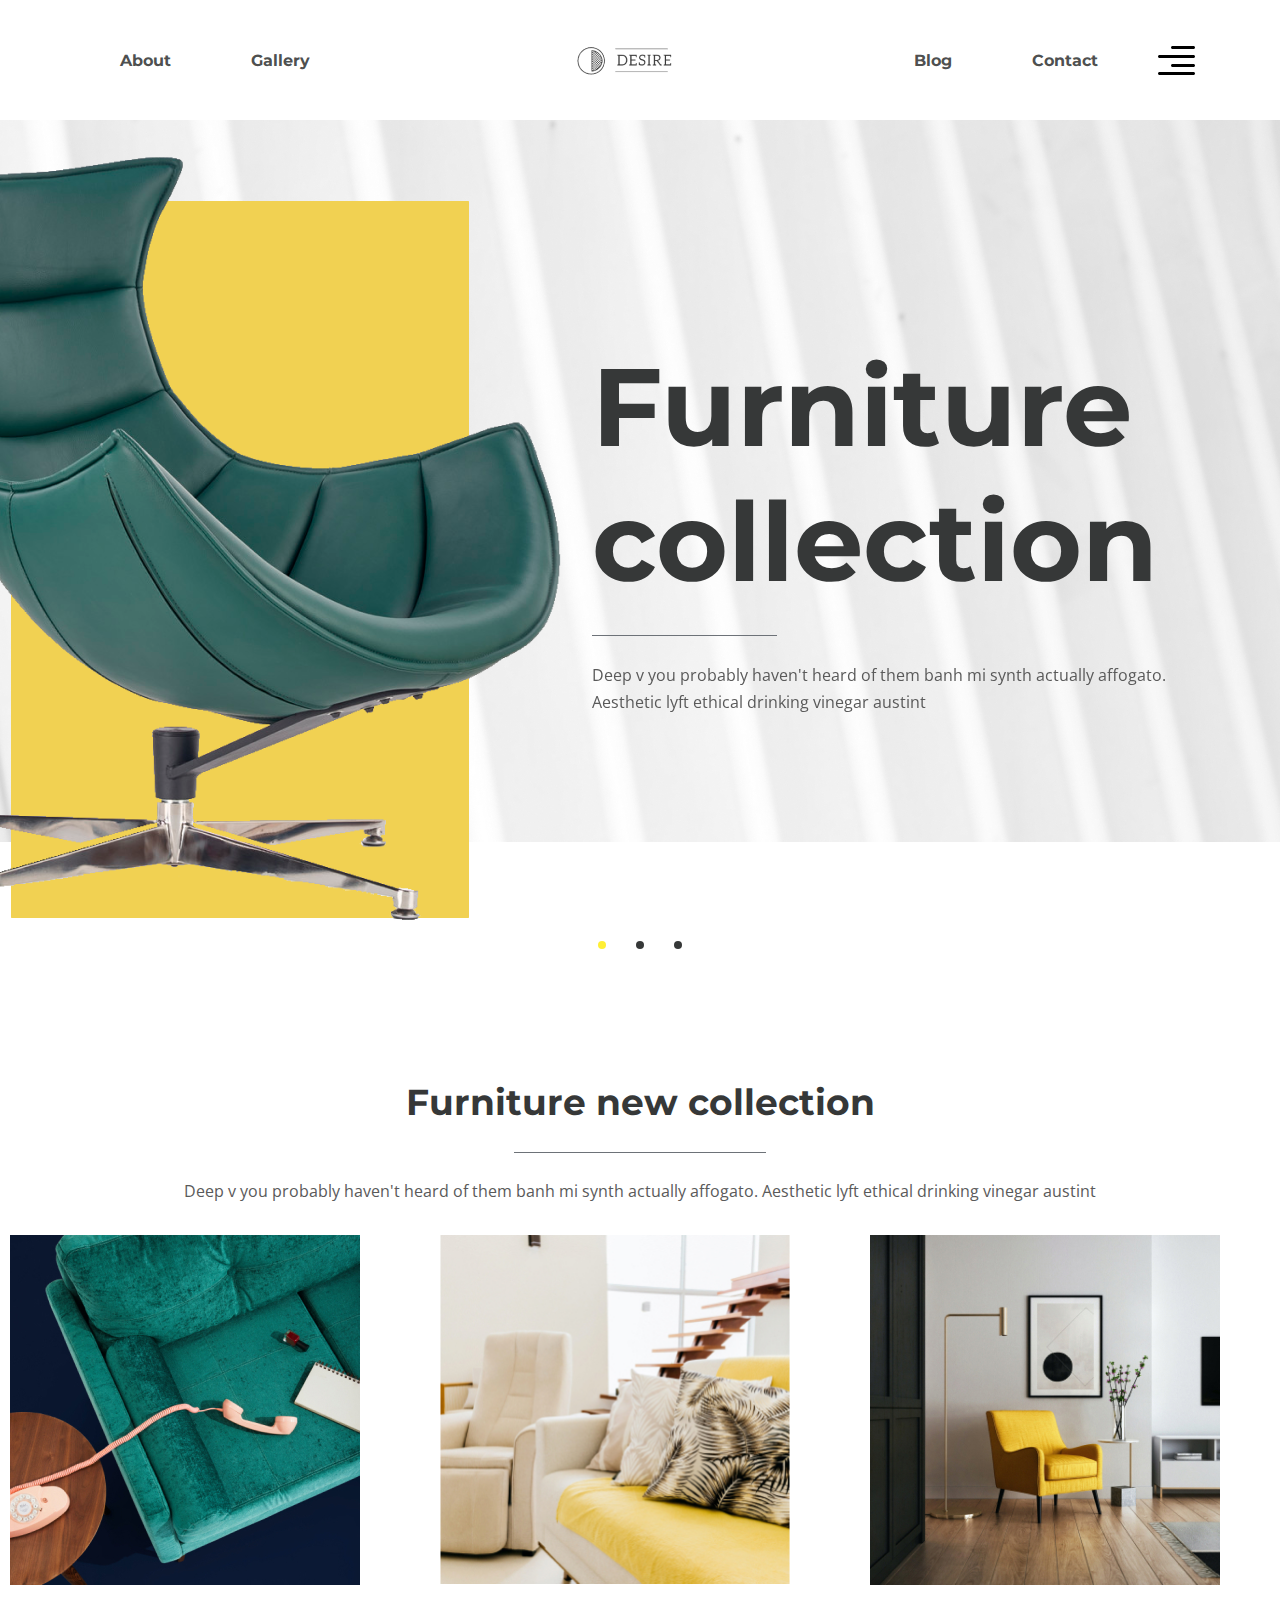
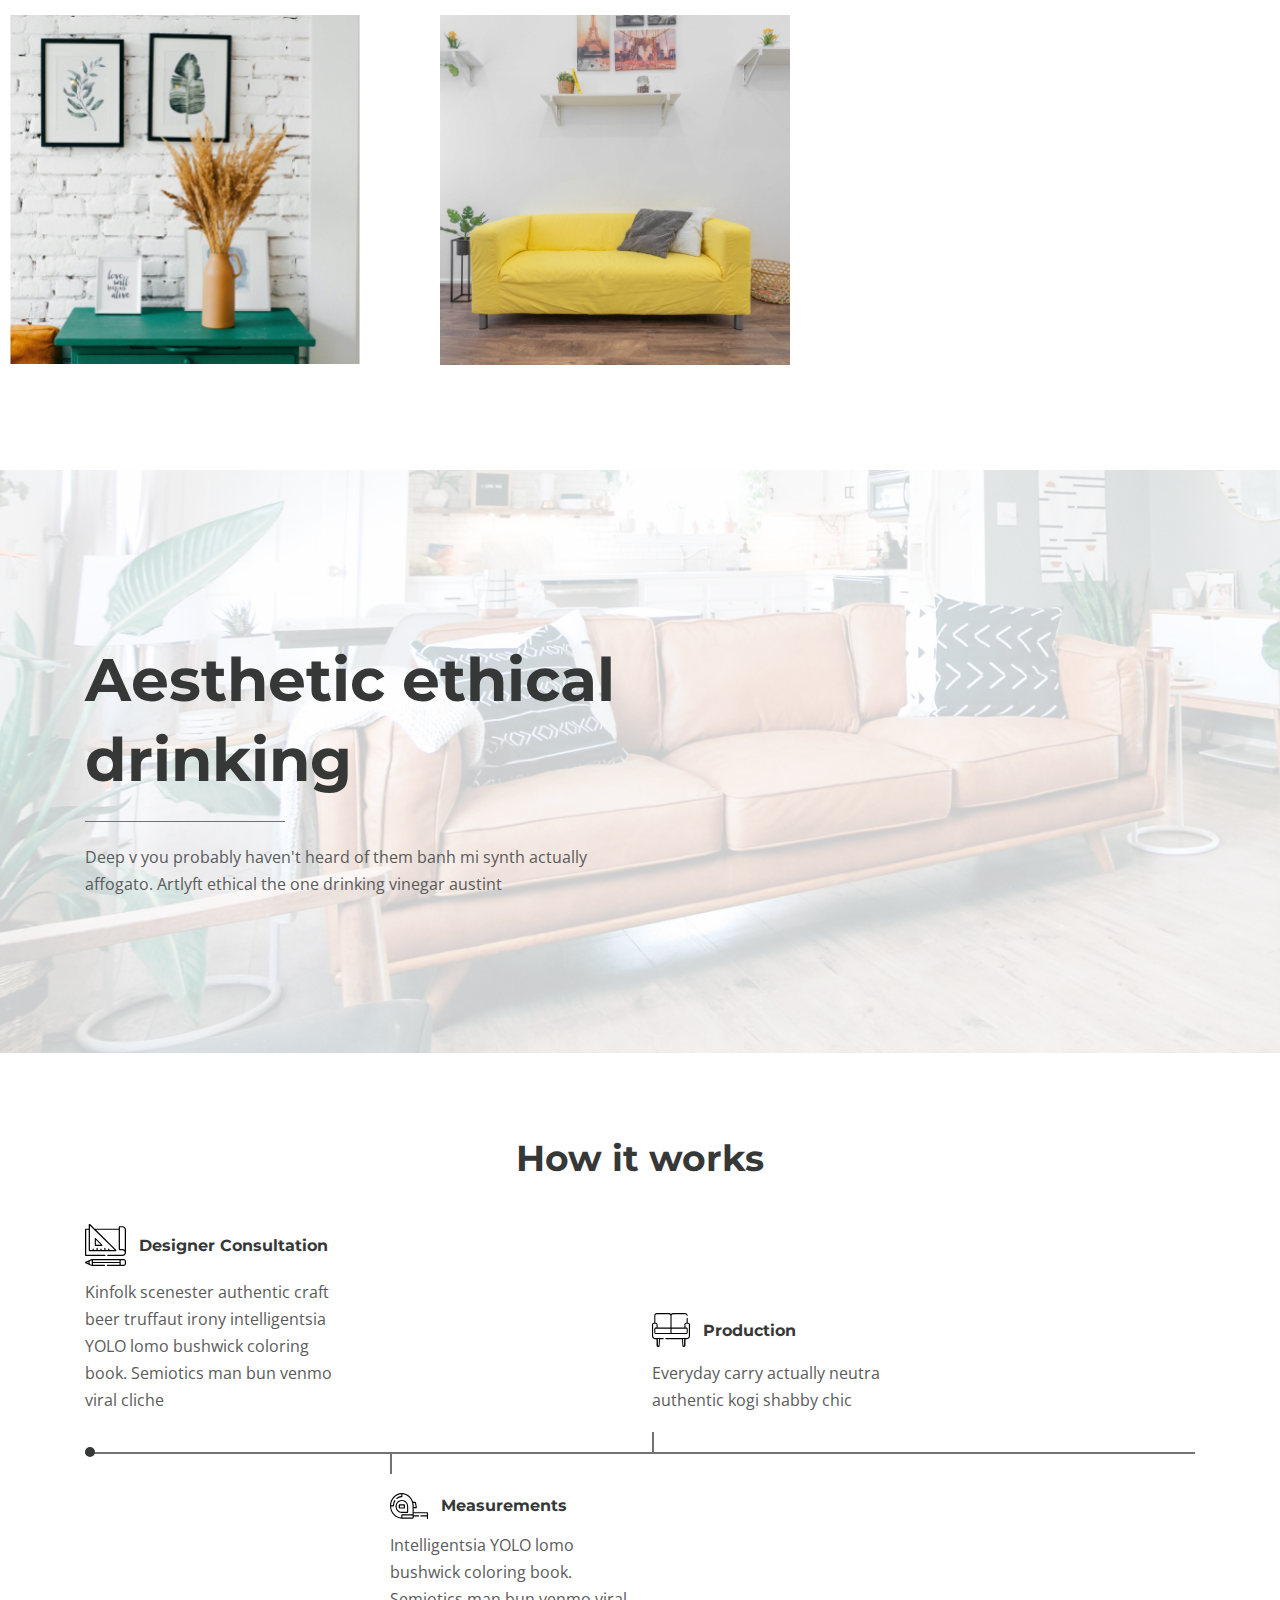
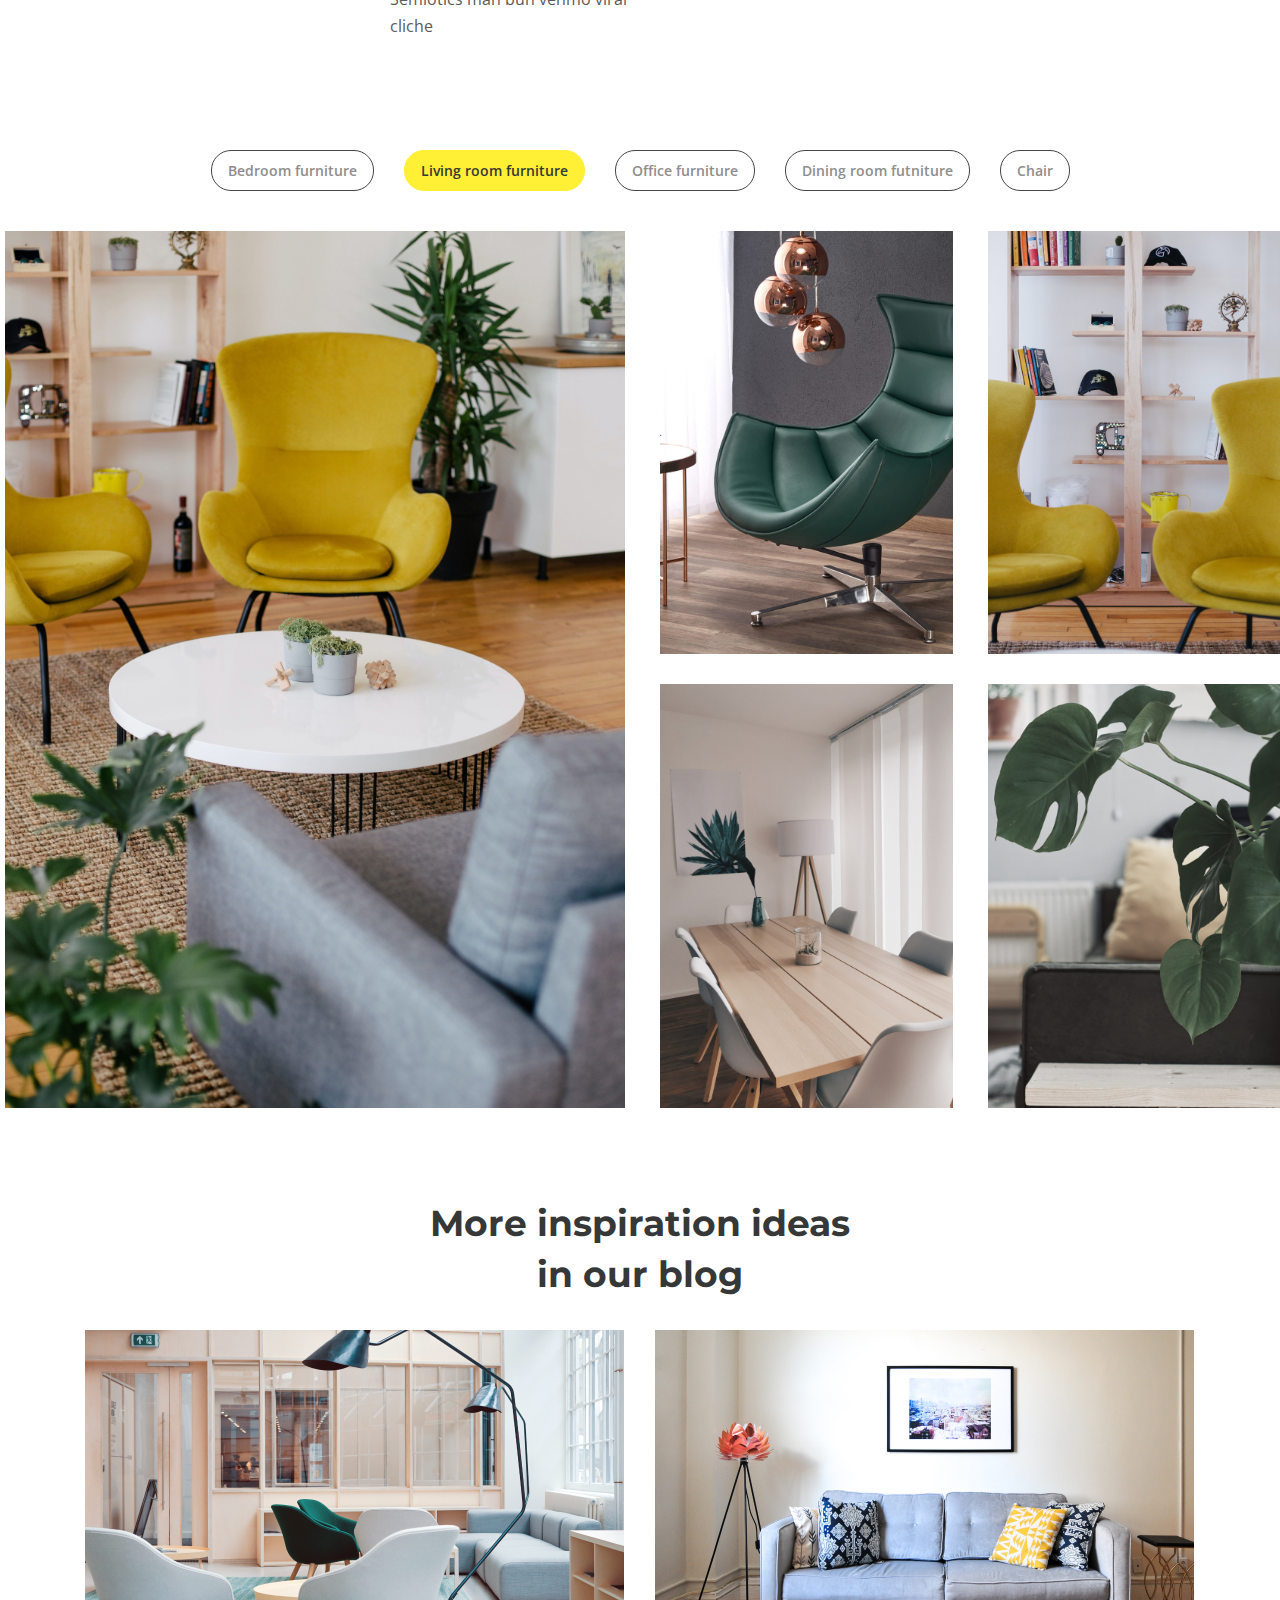
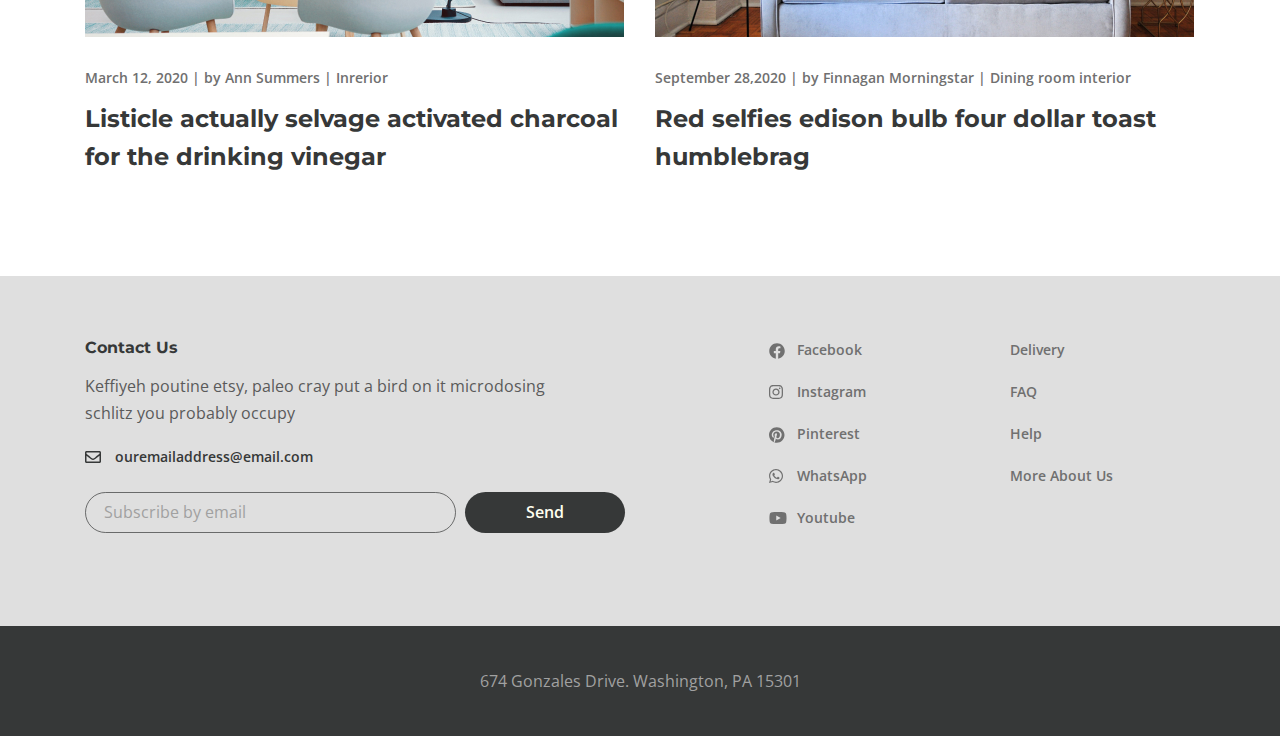
<file: index.html>
<!DOCTYPE html>
<html lang="en">

<head>
  <meta charset="UTF-8">
  <meta name="viewport" content="width=device-width, initial-scale=1.0">
  <title>Document</title>
  <link rel="preconnect" href="https://fonts.googleapis.com">
  <link rel="preconnect" href="https://fonts.gstatic.com" crossorigin>
  <link href="https://fonts.googleapis.com/css2?family=Montserrat:wght@700&family=Open+Sans:ital,wght@0,400;0,600;1,300&
  display=swap" rel="stylesheet">
  <link rel="stylesheet" href="css/style.min.css">
</head>

<body>
<div class="wrapper">
  <header class="header">
    <div class="container">
      <div class="header__inner">
        <nav class="menu">
          <ul class="menu__list">
            <li class="menu__list-item">
              <a class="menu__list-link" href="">About</a>
            </li>
            <li class="menu__list-item">
              <a class="menu__list-link" href="">Gallery</a>
            </li>
          </ul>
        </nav>
        <a class="logo" href="#">
          <img src="images/logo.png" alt="">
        </a>
        <nav class="menu">
          <ul class="menu__list">
            <li class="menu__list-item">
              <a class="menu__list-link" href="">Blog</a>
            </li>
            <li class="menu__list-item">
              <a class="menu__list-link" href="">Contact</a>
            </li>
          </ul>

        </nav>
        <button class="header__btn-menu">
          <span></span>
          <span></span>
          <span></span>
        </button>
        <button class="header__btn">
          <img src="images/icon_menu.svg" alt="icon_menu">
        </button>
        <div class="rightside__menu rightside__menu--close">
          <button class="rightside__menu-close">
            <img src="images/close.svg" alt="">
          </button>
          <div class="rightside__menu-content">
            <a class="rightside__menu-logo" href="#">
              <img src="images/logo-big.png" alt="logo">
            </a>
            <h4 class="rightside__menu-title">
              Furniture for life
            </h4>
            <p class="rightside__menu-text">
              Sustainable hot chicken skateboard, dreamcatcher meggings
              actually squid. Slow-carb everyday carry +1 art party microdosing,
              put a bird on it brooklyn
            </p>
            <img class="rightside__menu-images" src="images/content/rightside-img.jpg" alt="images">
          </div>
        </div>
      </div>
    </div>
  </header>

  <main class="main">
    <section class="top">
      <div class="top__inner">
        <div class="top__slider">
          <div class="top__slider-item">
            <img class="top__slider-img" src="images/content/slider-img.png" alt="">
            <div class="top__slider-info">
              <h3 class="top__slider-title">
                Furniture collection
              </h3>
              <p class="top__slider-text">
                Deep v you probably haven't heard of them banh mi synth actually affogato.
                Aesthetic lyft ethical drinking vinegar austint
              </p>
            </div>
          </div>
          <div class="top__slider-item">
            <img class="top__slider-img" src="images/content/slider-img.png" alt="">
            <div class="top__slider-info">
              <h3 class="top__slider-title">
                Furniture collection
              </h3>
              <p class="top__slider-text">
                Deep v you probably haven't heard of them banh mi synth actually affogato.
                Aesthetic lyft ethical drinking vinegar austint
              </p>
            </div>
          </div>
          <div class="top__slider-item">
            <img class="top__slider-img" src="images/content/slider-img.png" alt="">
            <div class="top__slider-info">
              <h3 class="top__slider-title">
                Furniture collection
              </h3>
              <p class="top__slider-text">
                Deep v you probably haven't heard of them banh mi synth actually affogato.
                Aesthetic lyft ethical drinking vinegar austint
              </p>
            </div>
          </div>
        </div>
      </div>
    </section>

    <section class="new-collection">
      <div class="container-fluid">
        <div class="new-collection__inner">
          <h3 class="new-collection__title">
            Furniture new collection
          </h3>
          <p class="new-collection__text">
            Deep v you probably haven't heard of them banh mi synth actually affogato.
            Aesthetic lyft ethical drinking vinegar austint
          </p>
        </div>
        <div class="collection">
          <a class="collection__item" href="#">
            <img class="collection__images" src="images/content/collection-1.jpg" alt="">
            <div class="collection__info">
              <h6 class="collection__info-title">
                Truffaut literally trust
              </h6>
              <div class="collection__info-text">
                Living room furntiture | Chair
              </div>
            </div>
          </a>
          <a class="collection__item" href="#">
            <img class="collection__images" src="images/content/collection-2.jpg" alt="">
            <div class="collection__info">
              <h6 class="collection__info-title">
                Truffaut literally trust
              </h6>
              <div class="collection__info-text">
                Living room furntiture | Chair
              </div>
            </div>
          </a>
          <a class="collection__item" href="#">
            <img class="collection__images" src="images/content/collection-3.jpg" alt="">
            <div class="collection__info">
              <h6 class="collection__info-title">
                Truffaut literally trust
              </h6>
              <div class="collection__info-text">
                Living room furntiture | Chair
              </div>
            </div>
          </a>
          <a class="collection__item" href="#">
            <img class="collection__images" src="images/content/collection-4.jpg" alt="">
            <div class="collection__info">
              <h6 class="collection__info-title">
                Truffaut literally trust
              </h6>
              <div class="collection__info-text">
                Living room furntiture | Chair
              </div>
            </div>
          </a>
          <a class="collection__item" href="#">
            <img class="collection__images" src="images/content/collection-5.jpg" alt="">
            <div class="collection__info">
              <h6 class="collection__info-title">
                Truffaut literally trust
              </h6>
              <div class="collection__info-text">
                Living room furntiture | Chair
              </div>
            </div>
          </a>
        </div>
      </div>
    </section>
    <section class="decor">
      <div class="container">
        <h2 class="decor__title">
          Aesthetic
          ethical drinking
        </h2>
        <p class="decor__text">
          Deep v you probably haven't heard of them banh mi synth actually affogato.
          Artlyft ethical the one drinking vinegar austint
        </p>
      </div>
    </section>

    <section class="works-path">
      <div class="container">
        <h3 class="works-path__title">
          How it works
        </h3>
        <div class="works-path__items">
          <div class="works-path__items-box">
            <div class="works-path__item works-path__item--consultation">
              <img class="works-path__item-img" src="images/graphic-tool.svg" alt="icon">
              <h6 class="works-path__item-title">Designer Consultation</h6>
              <p class="works-path__item-text">
                Kinfolk scenester authentic craft beer truffaut irony intelligentsia
                YOLO lomo bushwick coloring book. Semiotics man bun venmo viral cliche
              </p>
            </div>
            <div class="works-path__item works-path__item--production">
              <img class="works-path__item-img" src="images/sofa.svg" alt="icon">
              <h6 class="works-path__item-title">Production</h6>
              <p class="works-path__item-text">
                Everyday carry actually neutra authentic kogi shabby chic
              </p>
            </div>
          </div>
          <div class="works-path__item works-path__item--measuring">
            <img class="works-path__item-img" src="images/measuring-%20tape.svg" alt="icon">
            <h6 class="works-path__item-title">Measurements</h6>
            <p class="works-path__item-text">
              Intelligentsia YOLO lomo bushwick coloring book. Semiotics man bun venmo viral cliche
            </p>
          </div>
        </div>
      </div>
    </section>
    <div class="gallery">
      <div class="container__fluid">
        <div class="gallery__buttons">
          <button class="gallery__btn mixitup-control-active" data-filter=".bedroom">Bedroom furniture</button>
          <button class="gallery__btn mixitup-control-active" data-filter=".living">Living room furniture</button>
          <button class="gallery__btn mixitup-control-active" data-filter=".office">Office furniture</button>
          <button class="gallery__btn mixitup-control-active" data-filter=".dining">Dining room futniture</button>
          <button class="gallery__btn mixitup-control-active" data-filter=".chair">Chair</button>
        </div>
        <div class="gallery__inner">
          <div class="gallery__items mix bedroom">
            <a class="gallery__item" href="#">
              <img src="images/gallery/1.jpg" alt="images">
            </a>
            <a class="gallery__item" href="#">
              <img src="images/gallery/2.jpg" alt="images">
            </a>
            <a class="gallery__item" href="#">
              <img src="images/gallery/3.jpg" alt="images">
            </a>
            <a class="gallery__item" href="#">
              <img src="images/gallery/4.jpg" alt="images">
            </a>
            <a class="gallery__item" href="#">
              <img src="images/gallery/5.jpg" alt="images">
            </a>
          </div>
          <div class="gallery__items mix living">
            <a class="gallery__item" href="#">
              <img src="images/gallery/1.jpg" alt="images">
            </a>
            <a class="gallery__item" href="#">
              <img src="images/gallery/2.jpg" alt="images">
            </a>
            <a class="gallery__item" href="#">
              <img src="images/gallery/3.jpg" alt="images">
            </a>
            <a class="gallery__item" href="#">
              <img src="images/gallery/4.jpg" alt="images">
            </a>
            <a class="gallery__item" href="#">
              <img src="images/gallery/5.jpg" alt="images">
            </a>
          </div>
          <div class="gallery__items mix office">
            <a class="gallery__item" href="#">
              <img src="images/gallery/1.jpg" alt="images">
            </a>
            <a class="gallery__item" href="#">
              <img src="images/gallery/2.jpg" alt="images">
            </a>
            <a class="gallery__item" href="#">
              <img src="images/gallery/3.jpg" alt="images">
            </a>
            <a class="gallery__item" href="#">
              <img src="images/gallery/4.jpg" alt="images">
            </a>
            <a class="gallery__item" href="#">
              <img src="images/gallery/5.jpg" alt="images">
            </a>
          </div>
          <div class="gallery__items mix dining">
            <a class="gallery__item" href="#">
              <img src="images/gallery/1.jpg" alt="images">
            </a>
            <a class="gallery__item" href="#">
              <img src="images/gallery/2.jpg" alt="images">
            </a>
            <a class="gallery__item" href="#">
              <img src="images/gallery/3.jpg" alt="images">
            </a>
            <a class="gallery__item" href="#">
              <img src="images/gallery/4.jpg" alt="images">
            </a>
            <a class="gallery__item" href="#">
              <img src="images/gallery/5.jpg" alt="images">
            </a>
          </div>
          <div class="gallery__items mix chair">
            <a class="gallery__item" href="#">
              <img src="images/gallery/1.jpg" alt="images">
            </a>
            <a class="gallery__item" href="#">
              <img src="images/gallery/2.jpg" alt="images">
            </a>
            <a class="gallery__item" href="#">
              <img src="images/gallery/3.jpg" alt="images">
            </a>
            <a class="gallery__item" href="#">
              <img src="images/gallery/4.jpg" alt="images">
            </a>
            <a class="gallery__item" href="#">
              <img src="images/gallery/5.jpg" alt="images">
            </a>
          </div>

        </div>
      </div>
    </div>
    <section class="blog-box">
      <div class="container">
        <h3 class="blog-box__title">
          More inspiration ideas in our blog
        </h3>
        <div class="blog-box__items">
          <div class="blog-box__item">
            <a class="blog-box__img-link" href="#">
              <img class="blog-box__img" src="images/blog/1.jpg" alt="images">
            </a>
            <div class="blog-box__links">
              <span class="blog-box__date">March 12, 2020</span> |
              <a class="blog-box__author" href="#">by Ann Summers</a> |
              <a class="blog-box__theme" href="#"> Inrerior </a>
            </div>
            <a class="blog-box__item-titlelink" href="#">
              <h4 class="blog-box__item-title">
                Listicle actually selvage activated charcoal for the drinking vinegar
              </h4>
            </a>
          </div>
          <div class="blog-box__item">
            <a class="blog-box__img-link" href="#">
              <img class="blog-box__img" src="images/blog/2.jpg" alt="images">
            </a>
            <div class="blog-box__links">
              <span class="blog-box__date">September 28,2020</span> |
              <a class="blog-box__author" href="#">by Finnagan Morningstar</a> |
              <a class="blog-box__theme" href="#">Dining room interior</a>
            </div>
            <a class="blog-box__item-titlelink" href="#">
              <h4 class="blog-box__item-title">
                Red selfies edison bulb four dollar toast humblebrag
              </h4>
            </a>
          </div>
        </div>
      </div>
    </section>
  </main>
  <footer class="footer">
    <div class="footer__content">
      <div class="container">
        <div class="footer__inner">
          <div class="footer__info">
            <h6 class="footer__info-title">
              Contact Us
            </h6>
            <p class="footer__info-text">
              Keffiyeh poutine etsy, paleo cray put a bird
              on it microdosing schlitz you probably occupy
            </p>
            <a class="info-email" href="mailto:ouremailaddress@email.com">
              ouremailaddress@email.com
            </a>
            <form class="footer__form">
              <input class="footer__form-input" type="email" placeholder="Subscribe by email">
              <button class="footer__form-button" type="submit">Send</button>
            </form>

          </div>
          <ul class="footer_social">
            <li class="footer__social-item">
              <a class="footer__social-link footer__social-link--Facebook" href="#">Facebook</a>
            </li>
            <li class="footer__social-item">
              <a class="footer__social-link footer__social-link--Instagram" href="#">Instagram</a>
            </li>
            <li class="footer__social-item">
              <a class="footer__social-link footer__social-link--Pinterest" href="#">Pinterest</a>
            </li>
            <li class="footer__social-item">
              <a class="footer__social-link footer__social-link--WhatsApp" href="#">WhatsApp</a>
            </li>
            <li class="footer__social-item">
              <a class="footer__social-link footer__social-link--Youtube" href="#">Youtube</a>
            </li>
          </ul>
          <nav class="footer__menu">
            <ul class="footer__menu-list">
              <li class="footer__menu-item">
                <a class="footer__menu-link" href="#">Delivery</a>
              </li>
              <li class="footer__menu-item">
                <a class="footer__menu-link" href="#">FAQ</a>
              </li>
              <li class="footer__menu-item">
                <a class="footer__menu-link" href="#">Help</a>
              </li>
              <li class="footer__menu-item">
                <a class="footer__menu-link" href="#">More About Us</a>
              </li>
            </ul>
          </nav>
        </div>
      </div>
    </div>
    <div class="footer__copyright">
      <div class="container">
        <p>674 Gonzales Drive. Washington, PA 15301</p>
      </div>
    </div>
  </footer>
</div>


<script src="js/main.min.js"></script>
</body>

</html>
</file>
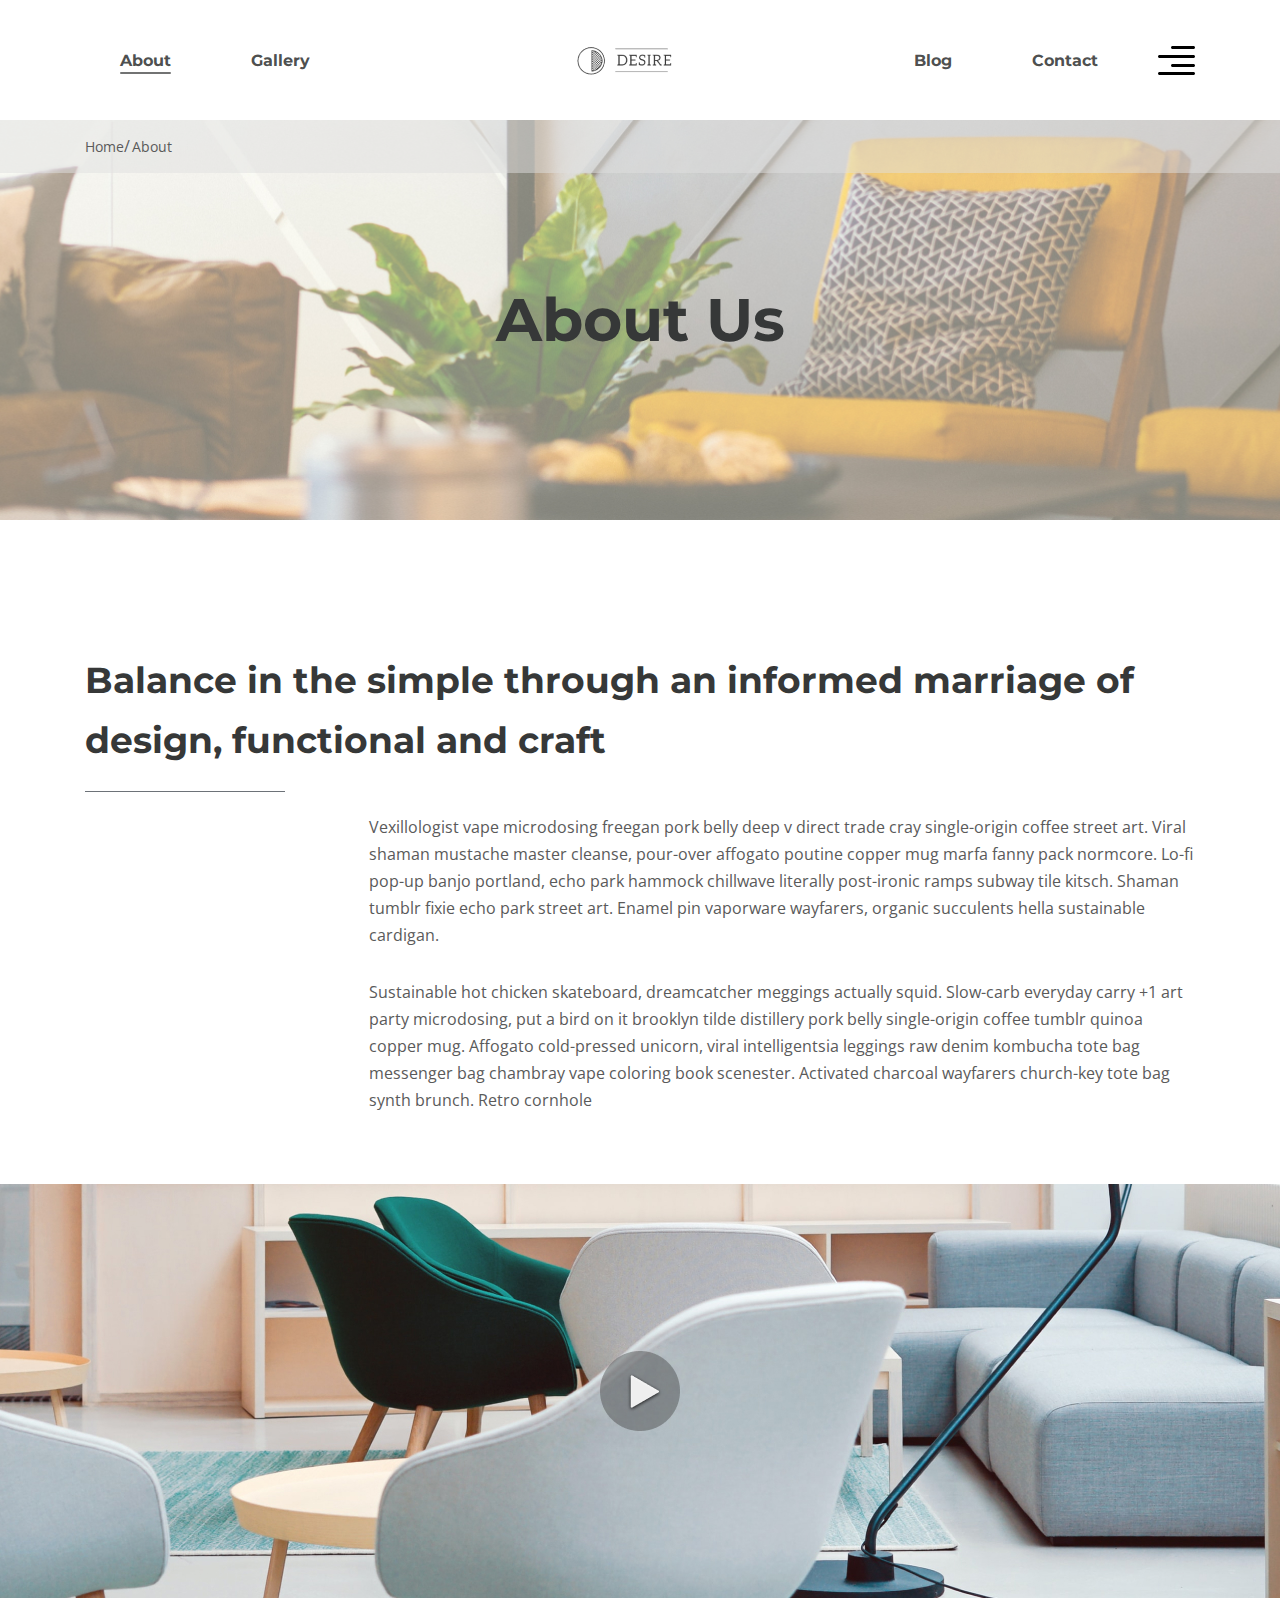
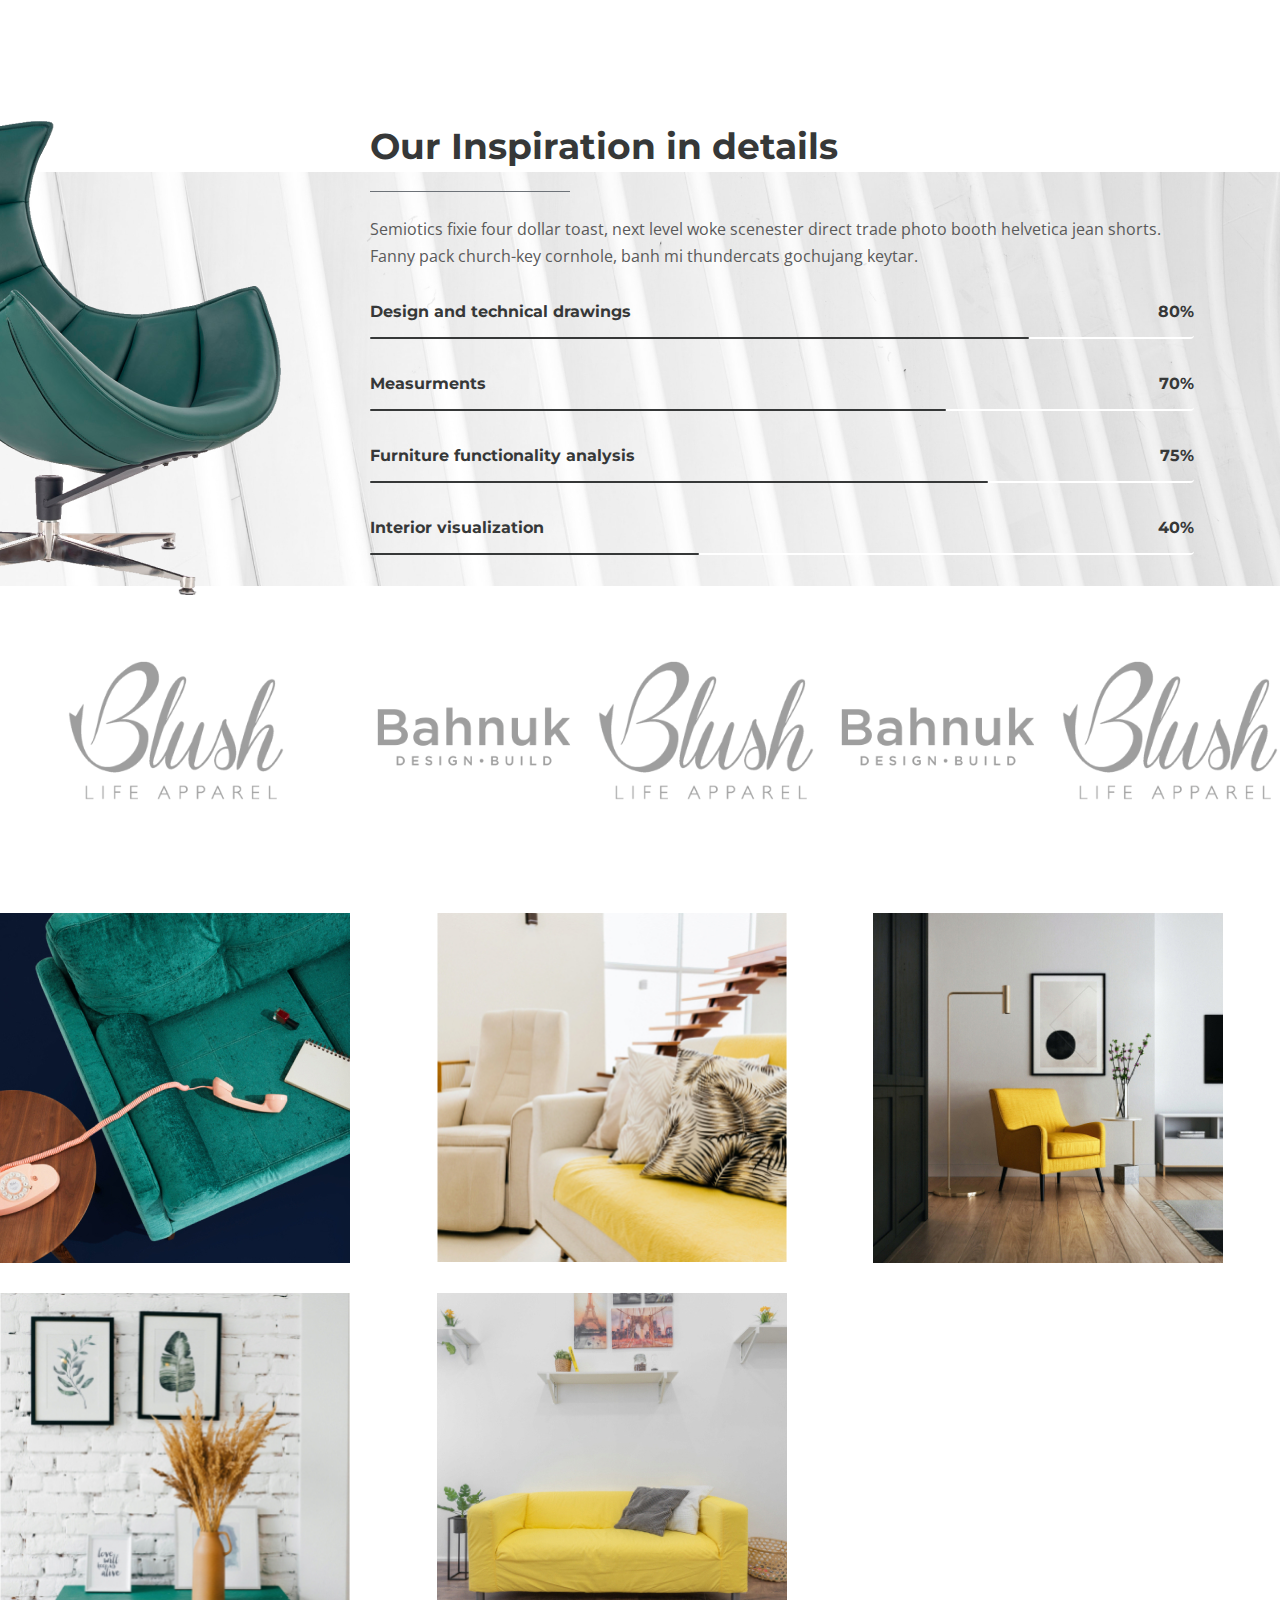
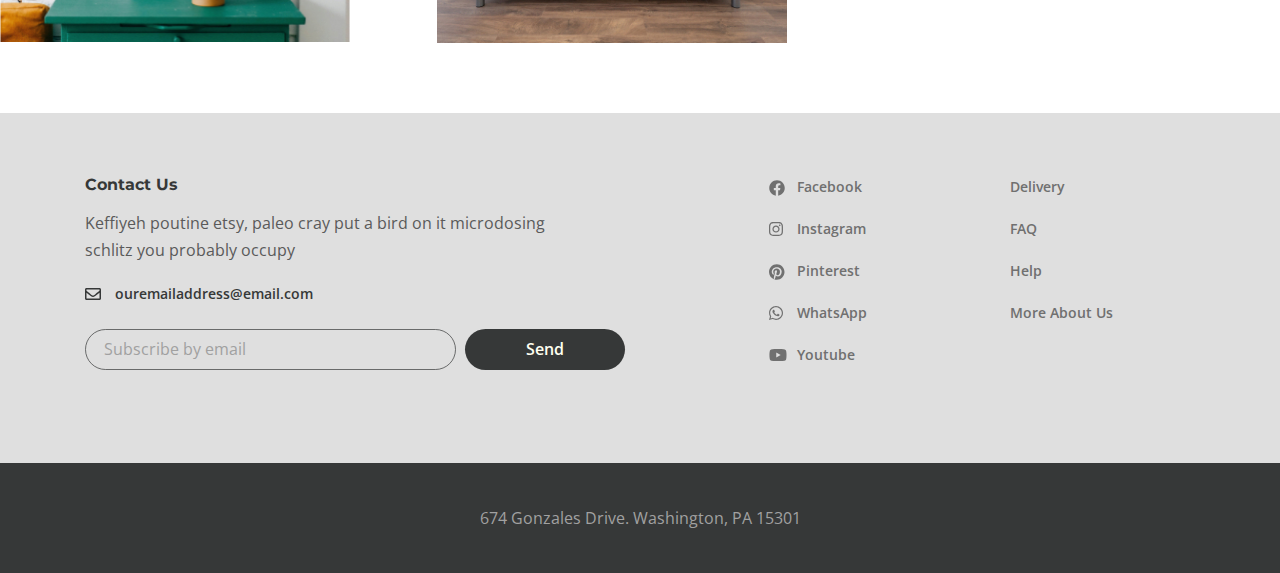
<file: about.html>
<!DOCTYPE html>
<html lang="en">

<head>
  <meta charset="UTF-8">
  <meta name="viewport" content="width=device-width, initial-scale=1.0">
  <title>Document</title>
  <link rel="preconnect" href="https://fonts.googleapis.com">
  <link rel="preconnect" href="https://fonts.gstatic.com" crossorigin>
  <link href="https://fonts.googleapis.com/css2?family=Montserrat:wght@700&family=Open+Sans:wght@400;600&
  display=swap" rel="stylesheet">
  <link rel="stylesheet" href="css/style.min.css">
</head>

<body>
<div class="wrapper">
  <header class="header">
    <div class="container">
      <div class="header__inner">
        <nav class="menu">
          <ul class="menu__list">
            <li class="menu__list-item">
              <a class="menu__list-link menu__list-link--active" href="">About</a>
            </li>
            <li class="menu__list-item">
              <a class="menu__list-link" href="">Gallery</a>
            </li>
          </ul>
        </nav>
        <a class="logo" href="#">
          <img src="images/logo.png" alt="">
        </a>
        <nav class="menu">
          <ul class="menu__list">
            <li class="menu__list-item">
              <a class="menu__list-link" href="">Blog</a>
            </li>
            <li class="menu__list-item">
              <a class="menu__list-link" href="">Contact</a>
            </li>
          </ul>

        </nav>
        <button class="header__btn-menu">
          <span></span>
          <span></span>
          <span></span>
        </button>
        <button class="header__btn">
          <img src="images/icon_menu.svg" alt="icon_menu">
        </button>
        <div class="rightside__menu rightside__menu--close">
          <button class="rightside__menu-close">
            <img src="images/close.svg" alt="">
          </button>
          <div class="rightside__menu-content">
            <a class="rightside__menu-logo" href="#">
              <img src="images/logo-big.png" alt="logo">
            </a>
            <h4 class="rightside__menu-title">
              Furniture for life
            </h4>
            <p class="rightside__menu-text">
              Sustainable hot chicken skateboard, dreamcatcher meggings
              actually squid. Slow-carb everyday carry +1 art party microdosing,
              put a bird on it brooklyn
            </p>
            <img class="rightside__menu-images" src="images/rightside-img.jpg" alt="images">
          </div>
        </div>
      </div>
    </div>
  </header>

  <main class="main">
    <div class="breadcrumbs">
      <div class="container">
        <ul class="breadcrumbs__list">
          <li class="breadcrumbs__item">
            <a class="breadcrumbs__link" href="#">Home</a>
          </li>
          <li class="breadcrumbs__item">
            <a class="breadcrumbs__link" href="#">About</a>
          </li>
        </ul>
      </div>
    </div>
    <section class="about">
      <div class="about__prev">
        <div class="container">
          <h2 class="about__prev-title">
            About Us
          </h2>
        </div>
      </div>
      <div class="about__content">
        <div class="container">
          <h3 class="about__title">
            Balance in the simple through an informed marriage of design,
            functional and craft
          </h3>
          <div class="about__text">
            <p>
              Vexillologist vape microdosing freegan pork belly deep v direct
              trade cray single-origin coffee street art. Viral shaman mustache
              master cleanse, pour-over affogato poutine copper mug marfa fanny
              pack normcore. Lo-fi pop-up banjo portland, echo park hammock
              chillwave literally post-ironic ramps subway tile kitsch.
              Shaman tumblr fixie echo park street art. Enamel pin vaporware wayfarers,
              organic succulents hella sustainable cardigan.
            </p>
            <p>
              Sustainable hot chicken skateboard, dreamcatcher meggings actually squid.
              Slow-carb everyday carry +1 art party microdosing, put a bird on it
              brooklyn tilde distillery pork belly single-origin coffee tumblr quinoa
              copper mug. Affogato cold-pressed unicorn, viral intelligentsia leggings
              raw denim kombucha tote bag messenger bag chambray vape coloring book scenester.
              Activated charcoal wayfarers church-key tote bag synth brunch. Retro cornhole
            </p>
          </div>
        </div>
      </div>
      <div class="about__popup">
        <a class="about__popup-play" data-fancybox href="https://youtu.be/-VawEIlwyVU">
          <img class="about__popup-imgbtn" src="images/play_button.png" alt="play button">
        </a>
      </div>
    </section>
    <section class="inspiration">
      <div class="container-fluid">
        <div class="inspiration__inner">
          <img class="inspiration__images" src="images/inspiration-decor.png" alt="images">
          <div class="inspiration__content">
            <h3 class="inspiration__title">
              Our Inspiration in details
            </h3>
            <p class="inspiration__text">
              Semiotics fixie four dollar toast, next level woke scenester
              direct trade photo booth helvetica jean shorts. Fanny pack
              church-key cornhole, banh mi thundercats gochujang keytar.
            </p>
            <ul class="inspiration__list">
              <li class="inspiration__item">
                <div class="inspiration__item-content">
                  <p class="inspiration__item-text">Design and technical drawings</p>
                  <p class="inspiration__num">80%</p>
                </div>
                <div class="inspiration__line" style="width: 80%"></div>
              </li>
              <li class="inspiration__item">
                <div class="inspiration__item-content">
                  <p class="inspiration__item-text">Measurments</p>
                  <p class="inspiration__num">70%</p>
                </div>
                <div class="inspiration__line" style="width: 70%"></div>
              </li>
              <li class="inspiration__item">
                <div class="inspiration__item-content">
                  <p class="inspiration__item-text">Furniture functionality analysis</p>
                  <p class="inspiration__num">75%</p>
                </div>
                <div class="inspiration__line" style="width: 75%"></div>
              </li>
              <li class="inspiration__item">
                <div class="inspiration__item-content">
                  <p class="inspiration__item-text">Interior visualization</p>
                  <p class="inspiration__num">40%</p>
                </div>
                <div class="inspiration__line" style="width: 40%"></div>
              </li>
            </ul>
          </div>
        </div>
      </div>
    </section>
    <div class="partners">
      <div class="container-fluid">
        <div class="partners__items">
          <img class="partners__item" src="images/partners/part-1.png" alt="">
          <img class="partners__item" src="images/partners/part-2.png" alt="">
          <img class="partners__item" src="images/partners/part-1.png" alt="">
          <img class="partners__item" src="images/partners/part-2.png" alt="">
          <img class="partners__item" src="images/partners/part-1.png" alt="">
        </div>
      </div>
    </div>
    <div class="collection">
      <a class="collection__item" href="#">
        <img class="collection__images" src="images/content/collection-1.jpg" alt="">
        <div class="collection__info">
          <h6 class="collection__info-title">
            Truffaut literally trust
          </h6>
          <div class="collection__info-text">
            Living room furntiture | Chair
          </div>
        </div>
      </a>
      <a class="collection__item" href="#">
        <img class="collection__images" src="images/content/collection-2.jpg" alt="">
        <div class="collection__info">
          <h6 class="collection__info-title">
            Truffaut literally trust
          </h6>
          <div class="collection__info-text">
            Living room furntiture | Chair
          </div>
        </div>
      </a>
      <a class="collection__item" href="#">
        <img class="collection__images" src="images/content/collection-3.jpg" alt="">
        <div class="collection__info">
          <h6 class="collection__info-title">
            Truffaut literally trust
          </h6>
          <div class="collection__info-text">
            Living room furntiture | Chair
          </div>
        </div>
      </a>
      <a class="collection__item" href="#">
        <img class="collection__images" src="images/content/collection-4.jpg" alt="">
        <div class="collection__info">
          <h6 class="collection__info-title">
            Truffaut literally trust
          </h6>
          <div class="collection__info-text">
            Living room furntiture | Chair
          </div>
        </div>
      </a>
      <a class="collection__item" href="#">
        <img class="collection__images" src="images/content/collection-5.jpg" alt="">
        <div class="collection__info">
          <h6 class="collection__info-title">
            Truffaut literally trust
          </h6>
          <div class="collection__info-text">
            Living room furntiture | Chair
          </div>
        </div>
      </a>
    </div>

  </main>
  <footer class="footer">
    <div class="footer__content">
      <div class="container">
        <div class="footer__inner">
          <div class="footer__info">
            <h6 class="footer__info-title">
              Contact Us
            </h6>
            <p class="footer__info-text">
              Keffiyeh poutine etsy, paleo cray put a bird
              on it microdosing schlitz you probably occupy
            </p>
            <a class="info-email" href="mailto:ouremailaddress@email.com">
              ouremailaddress@email.com
            </a>
            <form class="footer__form">
              <input class="footer__form-input" type="email" placeholder="Subscribe by email">
              <button class="footer__form-button" type="submit">Send</button>
            </form>

          </div>
          <ul class="footer_social">
            <li class="footer__social-item">
              <a class="footer__social-link footer__social-link--Facebook" href="#">Facebook</a>
            </li>
            <li class="footer__social-item">
              <a class="footer__social-link footer__social-link--Instagram" href="#">Instagram</a>
            </li>
            <li class="footer__social-item">
              <a class="footer__social-link footer__social-link--Pinterest" href="#">Pinterest</a>
            </li>
            <li class="footer__social-item">
              <a class="footer__social-link footer__social-link--WhatsApp" href="#">WhatsApp</a>
            </li>
            <li class="footer__social-item">
              <a class="footer__social-link footer__social-link--Youtube" href="#">Youtube</a>
            </li>
          </ul>
          <nav class="footer__menu">
            <ul class="footer__menu-list">
              <li class="footer__menu-item">
                <a class="footer__menu-link" href="#">Delivery</a>
              </li>
              <li class="footer__menu-item">
                <a class="footer__menu-link" href="#">FAQ</a>
              </li>
              <li class="footer__menu-item">
                <a class="footer__menu-link" href="#">Help</a>
              </li>
              <li class="footer__menu-item">
                <a class="footer__menu-link" href="#">More About Us</a>
              </li>
            </ul>
          </nav>
        </div>
      </div>
    </div>
    <div class="footer__copyright">
      <div class="container">
        <p>674 Gonzales Drive. Washington, PA 15301</p>
      </div>
    </div>
  </footer>
</div>


<script src="js/main.min.js"></script>
</body>

</html>
</file>
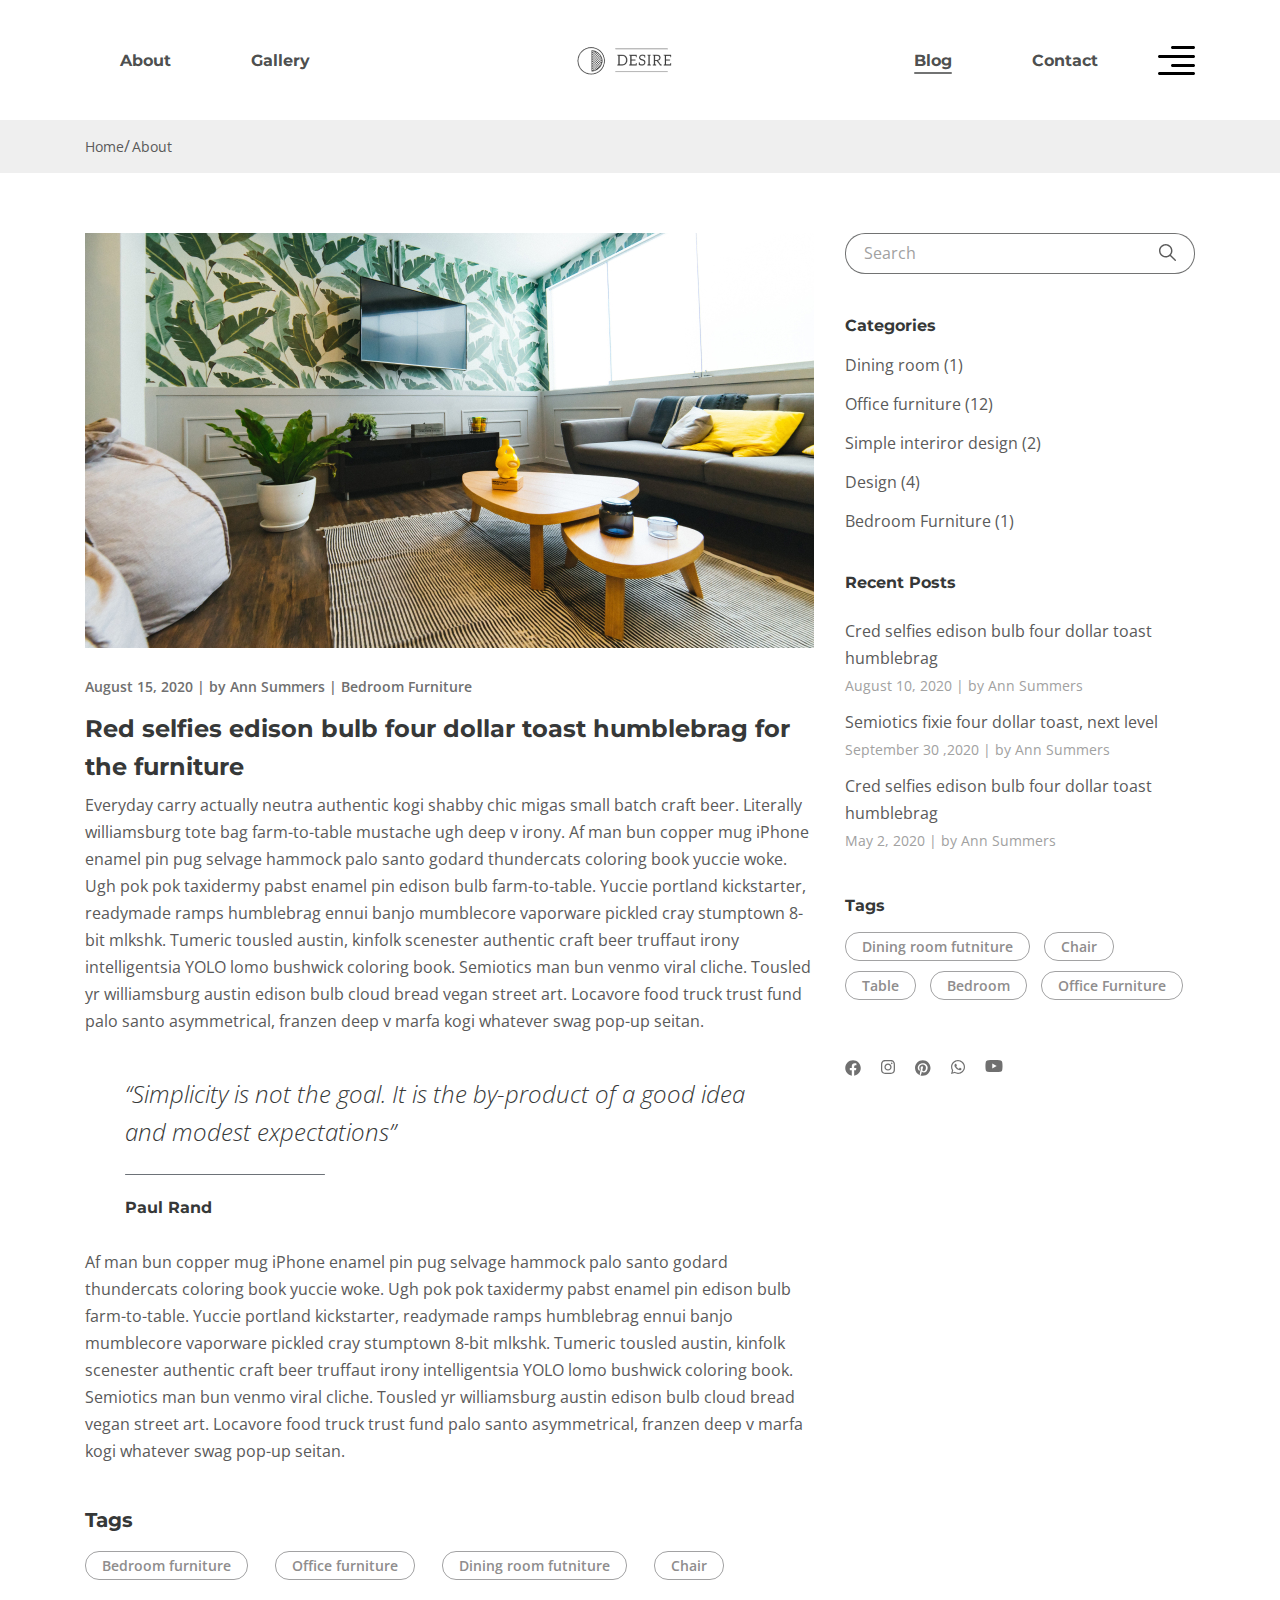
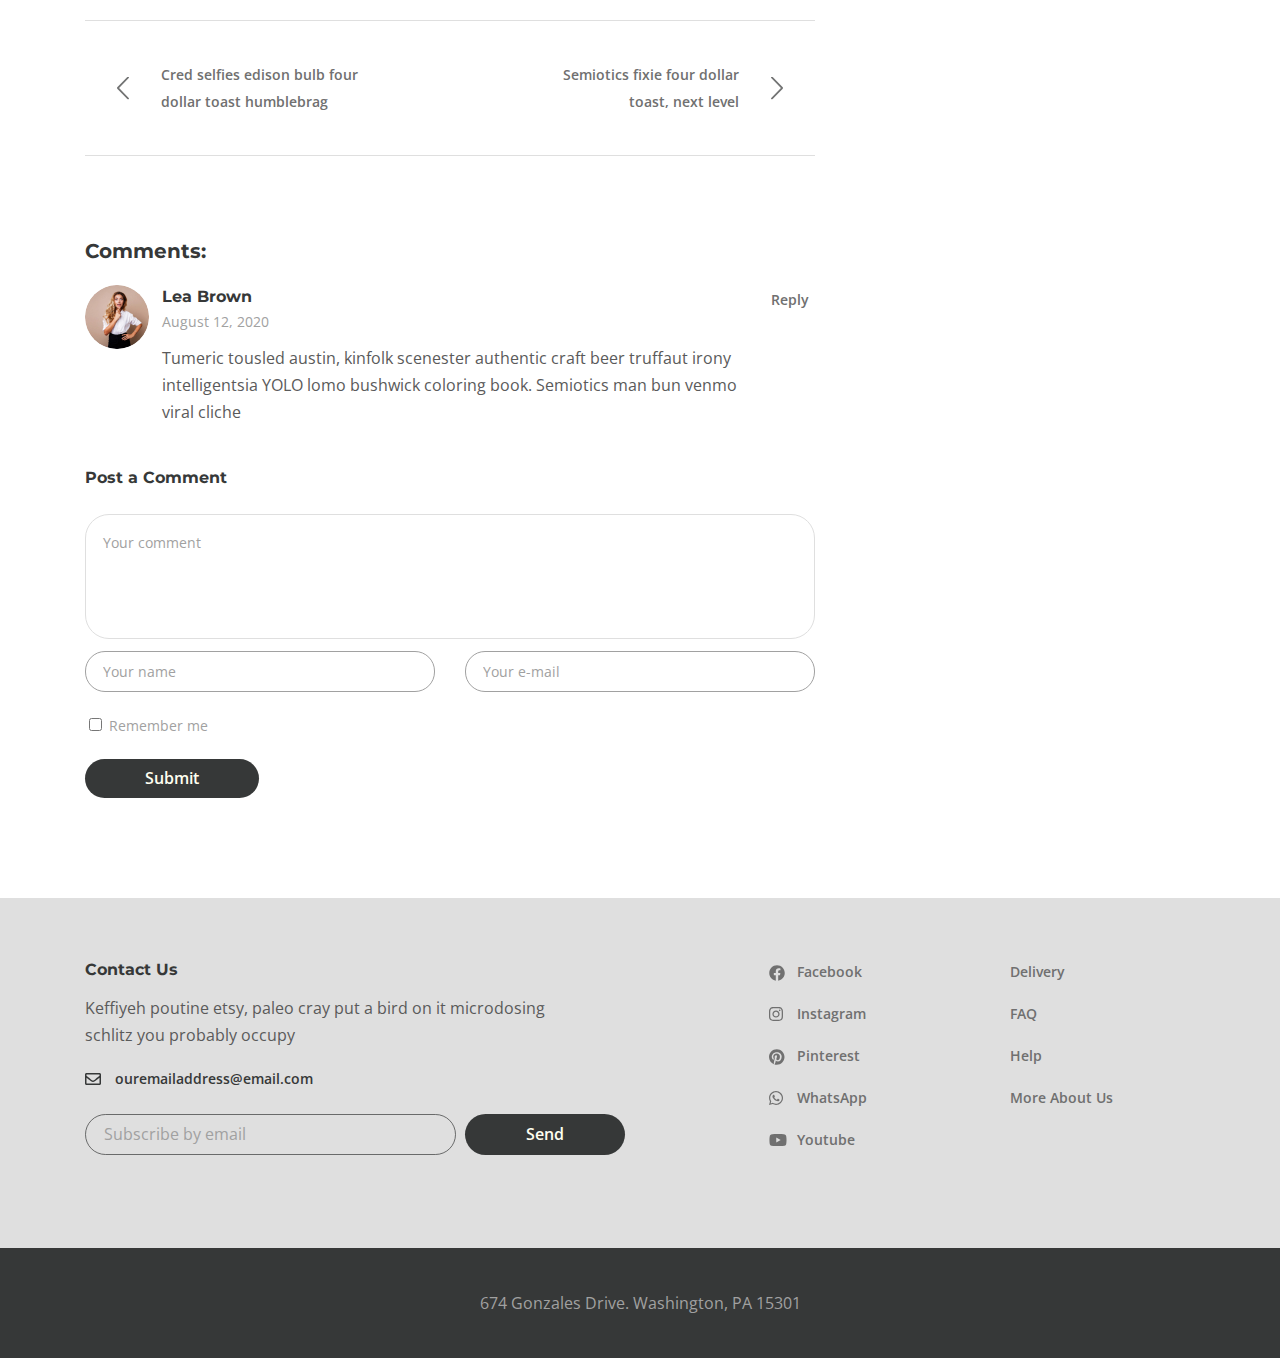
<file: blog-one.html>
<!DOCTYPE html>
<html lang="en">

<head>
  <meta charset="UTF-8">
  <meta name="viewport" content="width=device-width, initial-scale=1.0">
  <title>Document</title>
  <link rel="preconnect" href="https://fonts.googleapis.com">
  <link rel="preconnect" href="https://fonts.gstatic.com" crossorigin>
  <link href="https://fonts.googleapis.com/css2?family=Montserrat:wght@700&family=Open+Sans:wght@400;600&
  display=swap" rel="stylesheet">
  <link rel="stylesheet" href="css/style.min.css">
</head>

<body>
<div class="wrapper">
  <header class="header">
    <div class="container">
      <div class="header__inner">
        <nav class="menu">
          <ul class="menu__list">
            <li class="menu__list-item">
              <a class="menu__list-link" href="">About</a>
            </li>
            <li class="menu__list-item">
              <a class="menu__list-link" href="">Gallery</a>
            </li>
          </ul>
        </nav>
        <a class="logo" href="#">
          <img src="images/logo.png" alt="">
        </a>
        <nav class="menu">
          <ul class="menu__list">
            <li class="menu__list-item">
              <a class="menu__list-link menu__list-link--active" href="">Blog</a>
            </li>
            <li class="menu__list-item">
              <a class="menu__list-link" href="">Contact</a>
            </li>
          </ul>

        </nav>
        <button class="header__btn-menu">
          <span></span>
          <span></span>
          <span></span>
        </button>
        <button class="header__btn">
          <img src="images/icon_menu.svg" alt="icon_menu">
        </button>
        <div class="rightside__menu rightside__menu--close">
          <button class="rightside__menu-close">
            <img src="images/close.svg" alt="">
          </button>
          <div class="rightside__menu-content">
            <a class="rightside__menu-logo" href="#">
              <img src="images/logo-big.png" alt="logo">
            </a>
            <h4 class="rightside__menu-title">
              Furniture for life
            </h4>
            <p class="rightside__menu-text">
              Sustainable hot chicken skateboard, dreamcatcher meggings
              actually squid. Slow-carb everyday carry +1 art party microdosing,
              put a bird on it brooklyn
            </p>
            <img class="rightside__menu-images" src="images/rightside-img.jpg" alt="images">
          </div>
        </div>
      </div>
    </div>
  </header>

  <main class="main">
    <div class="breadcrumbs">
      <div class="container">
        <ul class="breadcrumbs__list">
          <li class="breadcrumbs__item">
            <a class="breadcrumbs__link" href="#">Home</a>
          </li>
          <li class="breadcrumbs__item">
            <a class="breadcrumbs__link" href="#">About</a>
          </li>
        </ul>
      </div>
    </div>
    <section class="blog">
      <div class="container">
        <div class="blog__inner">
          <div class="blog__items">
            <div class="blog__item blog-one__item">
              <img class="blog__item-img" src="images/blog/big-1.jpg" alt="images">
              <div class="blog__item-info">
                <span class="blog__item-date">August 15, 2020 |</span>
                <a class="blog__item-author" href="#"> by Ann Summers |</a>
                <a class="blog__item-theme" href="#">Bedroom Furniture</a>
              </div>
              <a class="blog__item-link" href="#">
                <h3 class="blog__item-title">
                  Red selfies edison bulb four dollar toast humblebrag for the furniture
                </h3>
              </a>
              <div class="blog-one__text">
                <p>
                  Everyday carry actually neutra authentic kogi shabby chic migas small
                  batch craft beer. Literally williamsburg tote bag farm-to-table mustache
                  ugh deep v irony. Af man bun copper mug iPhone enamel pin pug selvage
                  hammock palo santo godard thundercats coloring book yuccie woke.
                  Ugh pok pok taxidermy pabst enamel pin edison bulb farm-to-table.
                  Yuccie portland kickstarter, readymade ramps humblebrag ennui banjo
                  mumblecore vaporware pickled cray stumptown 8-bit mlkshk.
                  Tumeric tousled austin, kinfolk scenester authentic craft beer
                  truffaut irony intelligentsia YOLO lomo bushwick coloring book.
                  Semiotics man bun venmo viral cliche. Tousled yr williamsburg
                  austin edison bulb cloud bread vegan street art. Locavore food
                  truck trust fund palo santo asymmetrical, franzen deep v marfa kogi
                  whatever swag pop-up seitan.
                </p>

                <blockquote>
                  “Simplicity is not the goal. It is the by-product of a good idea and modest expectations”
                  <div class="blog__blockquote-author">Paul Rand</div>
                </blockquote>
                <p>
                  Af man bun copper mug iPhone enamel pin pug selvage hammock palo santo godard
                  thundercats coloring book yuccie woke. Ugh pok pok taxidermy pabst enamel pin
                  edison bulb farm-to-table.
                  Yuccie portland kickstarter, readymade ramps humblebrag ennui banjo mumblecore
                  vaporware pickled cray stumptown 8-bit mlkshk. Tumeric tousled austin, kinfolk
                  scenester authentic craft beer truffaut irony intelligentsia YOLO lomo bushwick
                  coloring book. Semiotics man bun venmo viral cliche. Tousled yr williamsburg
                  austin edison bulb cloud bread vegan street art. Locavore food truck trust fund
                  palo santo asymmetrical, franzen deep v marfa kogi whatever swag pop-up seitan.
                </p>
              </div>
              <div class="blog-one__tags">
                <h4 class="blog-one__tags-title">
                  Tags
                </h4>
                <a class="blog-one__tags-link" href="#">Bedroom furniture</a>
                <a class="blog-one__tags-link" href="#">Office furniture</a>
                <a class="blog-one__tags-link" href="#">Dining room futniture</a>
                <a class="blog-one__tags-link" href="#">Chair</a>
              </div>
              <div class="blog-one__links">
                <a class="blog-one__link blog-one__link-prev" href="#">
                  <span>Cred selfies edison bulb four dollar toast humblebrag</span>
                </a>
                <a class="blog-one__link blog-one__link-next" href="#">
                  <span>Semiotics fixie four dollar toast, next level</span>
                </a>
              </div>
            </div>
            <div class="blog-one__comments">
              <h4 class="blog-one__comments-title">
                Comments:
              </h4>
              <div class="blog-one__comments-item">
                <img class="blog-one__comments-avatar" src="images/content/avatar.jpg" alt="avatar">
                <div class="blog-one__comments-info">
                  <p class="blog-one__comments-name">Lea Brown</p>
                  <p class="blog-one__comments-date">August 12, 2020</p>
                  <p class="blog-one__comments-text">
                    Tumeric tousled austin, kinfolk scenester authentic craft beer truffaut
                    irony intelligentsia YOLO lomo bushwick coloring book.
                    Semiotics man bun venmo viral cliche
                  </p>
                </div>
                <button class="blog-one__reply">Reply</button>
              </div>
            </div>
            <form class="blog-one__form">
              <h4 class="blog-one__form-title">
                Post a Comment
              </h4>
              <textarea class="blog-one__form-textarea" placeholder="Your comment"></textarea>
              <input class="blog-one__form-input" type="text" placeholder="Your name"/>
              <input class="blog-one__form-input" type="email" placeholder="Your e-mail"/>
              <label class="blog-one__form-label">
                <input class="blog-one__form-labelinput" type="checkbox">
                Remember me
              </label>
              <button class="blog-one__form-btn" type="submit">Submit</button>
            </form>
          </div>
          <aside class="aside">
            <form class="aside__search">
              <input class="aside__search-input" type="text" placeholder="Search">
              <button class="aside__search-btn" type="submit">
                <img src="images/search-icon.svg" alt="search icon">
              </button>
            </form>
            <div class="blog__category">
              <h6 class="blog__category-title">Categories</h6>
              <ul class="blog__category-list">
                <li class="blog__category-item">
                  <a class="blog__category-link" href="#">
                    Dining room (1)
                  </a>
                </li>
                <li class="blog__category-item">
                  <a class="blog__category-link" href="#">
                    Office furniture (12)
                  </a>
                </li>
                <li class="blog__category-item">
                  <a class="blog__category-link" href="#">
                    Simple interiror design (2)
                  </a></li>
                <li class="blog__category-item">
                  <a class="blog__category-link" href="#">
                    Design (4)
                  </a>
                </li>
                <li class="blog__category-item">
                  <a class="blog__category-link" href="#">
                    Bedroom Furniture (1)
                  </a>
                </li>
              </ul>
            </div>
            <div class="recent-posts">
              <h6 class="recent-posts__title">Recent Posts</h6>
              <ul class="recent-posts__list">
                <li class="recent-posts__item">
                  <a class="recent-posts__item-title" href="#">
                    Cred selfies edison bulb four dollar toast humblebrag
                  </a>
                  <span class="recent-posts__date">
                    August 10, 2020 |</span>
                  <a class="recent-posts__author" href="#">
                    by Ann Summers
                  </a>
                </li>
                <li class="recent-posts__item">
                  <a class="recent-posts__item-title" href="#">
                    Semiotics fixie four dollar toast,
                    next level
                  </a>
                  <span class="recent-posts__date">
                   September 30 ,2020 |</span>
                  <a class="recent-posts__author" href="#">
                    by Ann Summers
                  </a>
                </li>
                <li class="recent-posts__item">
                  <a class="recent-posts__item-title" href="#">
                    Cred selfies edison bulb four dollar toast humblebrag
                  </a>
                  <span class="recent-posts__date">
                    May 2, 2020 |</span>
                  <a class="recent-posts__author" href="#">
                    by Ann Summers
                  </a>
                </li>
              </ul>
            </div>
            <div class="blog__tags">
              <h6 class="blog__tags-title">
                Tags
              </h6>
              <a class="blog__tags-link" href="#">Dining room futniture</a>
              <a class="blog__tags-link" href="#">Chair</a>
              <a class="blog__tags-link" href="#">Table</a>
              <a class="blog__tags-link" href="#">Bedroom</a>
              <a class="blog__tags-link" href="#">Office Furniture</a>
            </div>
            <ul class="blog__social">
              <li class="blog__social-item">
                <a class="blog__social-link" href="#">
                  <img class="blog__social-link" src="images/facebook.svg" alt="facebook">
                </a>
              </li>
              <li class="blog__social-item">
                <a class="blog__social-link" href="#">
                  <img class="blog__social-link" src="images/instagram.svg" alt="instagram">
                </a>
              </li>
              <li class="blog__social-item">
                <a class="blog__social-link" href="#">
                  <img class="blog__social-link" src="images/Pinterest.svg" alt="Pinterest">
                </a>
              </li>
              <li class="blog__social-item">
                <a class="blog__social-link" href="#">
                  <img class="blog__social-link" src="images/whatsapp.svg" alt="whatsapp">
                </a>
              </li>
              <li class="blog__social-item">
                <a class="blog__social-link" href="#">
                  <img class="blog__social-link" src="images/youtube.svg" alt="youtube">
                </a>
              </li>
            </ul>
          </aside>
        </div>
      </div>
    </section>
  </main>
  <footer class="footer">
    <div class="footer__content">
      <div class="container">
        <div class="footer__inner">
          <div class="footer__info">
            <h6 class="footer__info-title">
              Contact Us
            </h6>
            <p class="footer__info-text">
              Keffiyeh poutine etsy, paleo cray put a bird
              on it microdosing schlitz you probably occupy
            </p>
            <a class="info-email" href="mailto:ouremailaddress@email.com">
              ouremailaddress@email.com
            </a>
            <form class="footer__form">
              <input class="footer__form-input" type="email" placeholder="Subscribe by email">
              <button class="footer__form-button" type="submit">Send</button>
            </form>

          </div>
          <ul class="footer_social">
            <li class="footer__social-item">
              <a class="footer__social-link footer__social-link--Facebook" href="#">Facebook</a>
            </li>
            <li class="footer__social-item">
              <a class="footer__social-link footer__social-link--Instagram" href="#">Instagram</a>
            </li>
            <li class="footer__social-item">
              <a class="footer__social-link footer__social-link--Pinterest" href="#">Pinterest</a>
            </li>
            <li class="footer__social-item">
              <a class="footer__social-link footer__social-link--WhatsApp" href="#">WhatsApp</a>
            </li>
            <li class="footer__social-item">
              <a class="footer__social-link footer__social-link--Youtube" href="#">Youtube</a>
            </li>
          </ul>
          <nav class="footer__menu">
            <ul class="footer__menu-list">
              <li class="footer__menu-item">
                <a class="footer__menu-link" href="#">Delivery</a>
              </li>
              <li class="footer__menu-item">
                <a class="footer__menu-link" href="#">FAQ</a>
              </li>
              <li class="footer__menu-item">
                <a class="footer__menu-link" href="#">Help</a>
              </li>
              <li class="footer__menu-item">
                <a class="footer__menu-link" href="#">More About Us</a>
              </li>
            </ul>
          </nav>
        </div>
      </div>
    </div>
    <div class="footer__copyright">
      <div class="container">
        <p>674 Gonzales Drive. Washington, PA 15301</p>
      </div>
    </div>
  </footer>
</div>


<script src="js/main.min.js"></script>
</body>

</html>
</file>
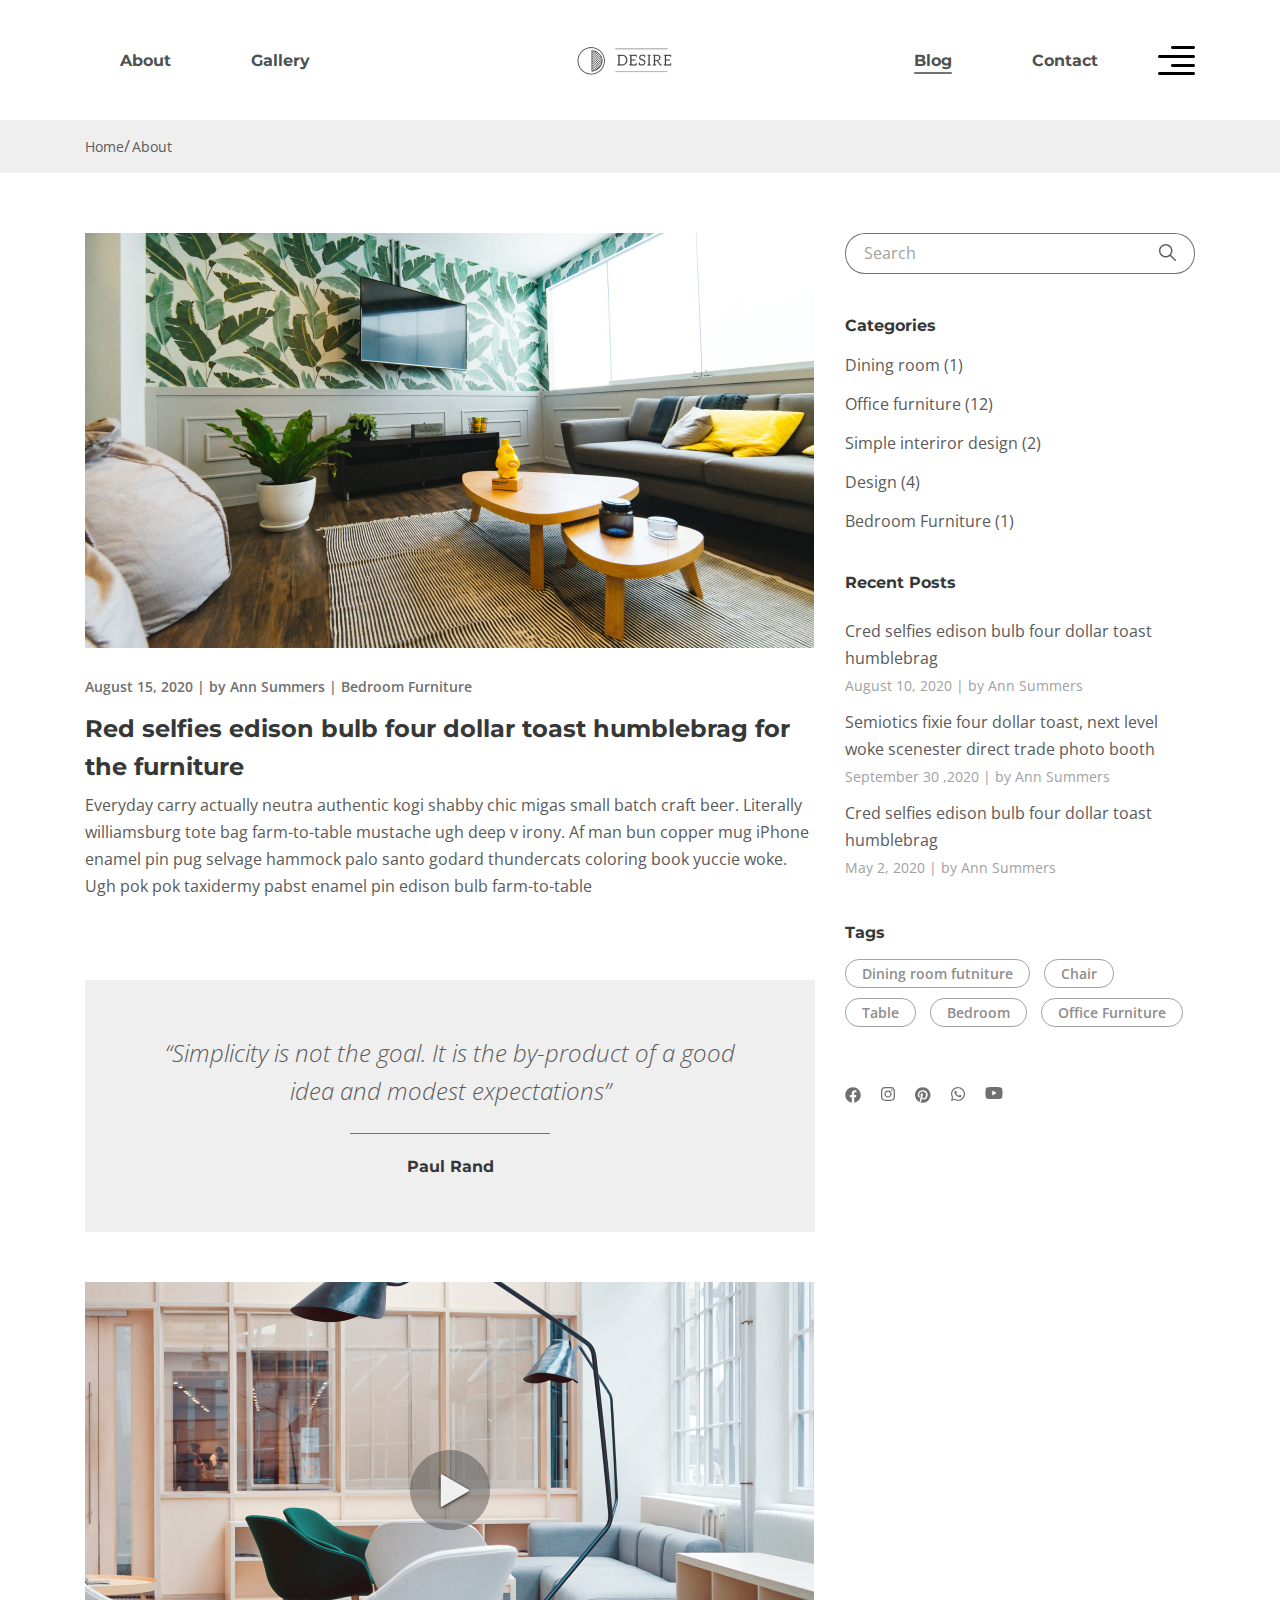
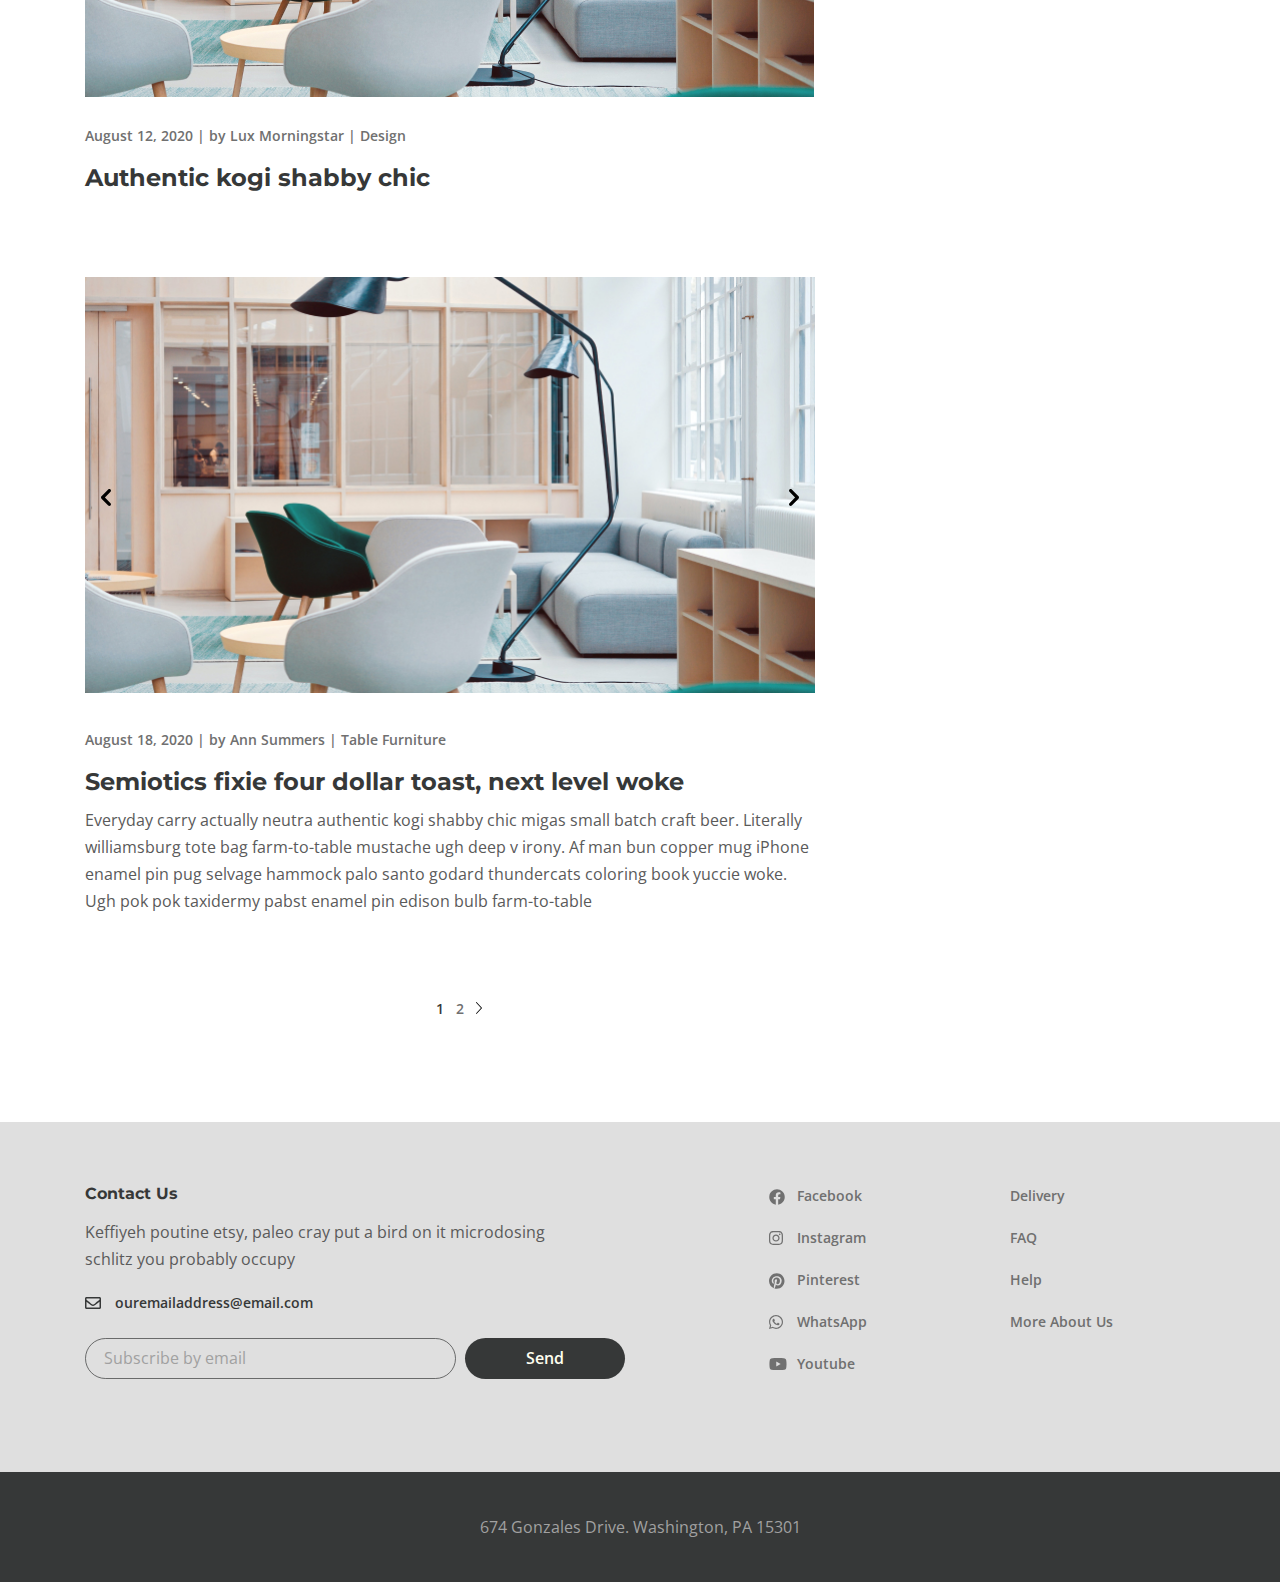
<file: blog.html>
<!DOCTYPE html>
<html lang="en">

<head>
  <meta charset="UTF-8">
  <meta name="viewport" content="width=device-width, initial-scale=1.0">
  <title>Document</title>
  <link rel="preconnect" href="https://fonts.googleapis.com">
  <link rel="preconnect" href="https://fonts.gstatic.com" crossorigin>
  <link href="https://fonts.googleapis.com/css2?family=Montserrat:wght@700&family=Open+Sans:ital,wght@0,400;0,600;1,300&
  display=swap" rel="stylesheet">
  <link rel="stylesheet" href="css/style.min.css">
</head>

<body>
<div class="wrapper">
  <header class="header">
    <div class="container">
      <div class="header__inner">
        <nav class="menu">
          <ul class="menu__list">
            <li class="menu__list-item">
              <a class="menu__list-link" href="">About</a>
            </li>
            <li class="menu__list-item">
              <a class="menu__list-link" href="">Gallery</a>
            </li>
          </ul>
        </nav>
        <a class="logo" href="#">
          <img src="images/logo.png" alt="">
        </a>
        <nav class="menu">
          <ul class="menu__list">
            <li class="menu__list-item">
              <a class="menu__list-link menu__list-link--active" href="">Blog</a>
            </li>
            <li class="menu__list-item">
              <a class="menu__list-link" href="">Contact</a>
            </li>
          </ul>

        </nav>
        <button class="header__btn-menu">
          <span></span>
          <span></span>
          <span></span>
        </button>
        <button class="header__btn">
          <img src="images/icon_menu.svg" alt="icon_menu">
        </button>
        <div class="rightside__menu rightside__menu--close">
          <button class="rightside__menu-close">
            <img src="images/close.svg" alt="">
          </button>
          <div class="rightside__menu-content">
            <a class="rightside__menu-logo" href="#">
              <img src="images/logo-big.png" alt="logo">
            </a>
            <h4 class="rightside__menu-title">
              Furniture for life
            </h4>
            <p class="rightside__menu-text">
              Sustainable hot chicken skateboard, dreamcatcher meggings
              actually squid. Slow-carb everyday carry +1 art party microdosing,
              put a bird on it brooklyn
            </p>
            <img class="rightside__menu-images" src="images/rightside-img.jpg" alt="images">
          </div>
        </div>
      </div>
    </div>
  </header>

  <main class="main">
    <div class="breadcrumbs">
      <div class="container">
        <ul class="breadcrumbs__list">
          <li class="breadcrumbs__item">
            <a class="breadcrumbs__link" href="#">Home</a>
          </li>
          <li class="breadcrumbs__item">
            <a class="breadcrumbs__link" href="#">About</a>
          </li>
        </ul>
      </div>
    </div>
    <section class="blog">
      <div class="container">
        <div class="blog__inner">
          <div class="blog__items">
            <div class="blog__item">
              <img class="blog__item-img" src="images/blog/big-1.jpg" alt="images">
              <div class="blog__item-info">
                <span class="blog__item-date">August 15, 2020 |</span>
                <a class="blog__item-author" href="#"> by Ann Summers |</a>
                <a class="blog__item-theme" href="#">Bedroom Furniture</a>
              </div>
              <a class="blog__item-link" href="#">
                <h3 class="blog__item-title">
                  Red selfies edison bulb four dollar toast humblebrag for the furniture
                </h3>
              </a>
              <p class="blog__item-text">
                Everyday carry actually neutra authentic kogi shabby chic migas small
                batch craft beer. Literally williamsburg tote bag farm-to-table mustache
                ugh deep v irony. Af man bun copper mug iPhone enamel pin pug selvage
                hammock palo santo godard thundercats coloring book yuccie woke.
                Ugh pok pok taxidermy pabst enamel pin edison bulb farm-to-table
              </p>
            </div>
            <blockquote class="blog__blockquote">
              “Simplicity is not the goal. It is the by-product of a good idea and modest expectations”
              <div class="blog__blockquote-author">Paul Rand</div>
            </blockquote>
            <div class="blog__item article-popup">
              <div class="article-popup__box">
                <img class="blog__item-img" src="images/blog/big-3.jpg" alt="images">
                <a class="blog__item-popup" data-fancybox href="https://youtu.be/-VawEIlwyVU">
                  <img class="blog__item-play" src="images/play_button.png" alt="play button">
                </a>
              </div>
              <div class="blog__item-info">
                <span class="blog__item-date">August 12, 2020 |</span>
                <a class="blog__item-author" href="#">by Lux Morningstar |</a>
                <a class="blog__item-theme" href="#">Design</a>
              </div>
              <a class="blog__item-link" href="#">
                <h3 class="blog__item-title">
                  Authentic kogi shabby chic
                </h3>
              </a>
            </div>
            <div class="blog__item article-slider">
              <div class="article-slider__box">
                <img class="article-slider__img" src="images/blog/big-3.jpg" alt="images">
                <img class="article-slider__img" src="images/blog/big-3.jpg" alt="images">
                <img class="article-slider__img" src="images/blog/big-3.jpg" alt="images">
              </div>
              <div class="blog__item-info">
                <span class="blog__item-date">August 18, 2020 |</span>
                <a class="blog__item-author" href="#"> by Ann Summers |</a>
                <a class="blog__item-theme" href="#">Table Furniture</a>
              </div>
              <a class="blog__item-link" href="#">
                <h3 class="blog__item-title">
                  Semiotics fixie four dollar toast, next level woke
                </h3>
              </a>
              <p class="blog__item-text">
                Everyday carry actually neutra authentic kogi shabby chic migas small
                batch craft beer. Literally williamsburg tote bag farm-to-table mustache
                ugh deep v irony. Af man bun copper mug iPhone enamel pin pug selvage
                hammock palo santo godard thundercats coloring book yuccie woke.
                Ugh pok pok taxidermy pabst enamel pin edison bulb farm-to-table
              </p>
            </div>
            <div class="pagination">
              <a class="pagination__arrow pagination__arrow--disabled" href="#">
                <img class="pagination__arrow-icon" src="images/arrow-left.svg" alt="arrow icon">
              </a>
              <ul class="pagination__list">
                <li class="pagination__list-item">
                  <a class="pagination__list-num pagination__list-num--active" href="#">1</a>
                </li>
                <li class="pagination__list-item">
                  <a class="pagination__list-num" href="#">2</a>
                </li>
              </ul>
              <a class="pagination__arrow" href="#">
                <img class="pagination__arrow-icon" src="images/arrow-right.svg" alt="arrow icon">
              </a>
            </div>
          </div>
          <aside class="aside">
            <form class="aside__search">
              <input class="aside__search-input" type="text" placeholder="Search">
              <button class="aside__search-btn" type="submit">
                <img src="images/search-icon.svg" alt="search icon">
              </button>
            </form>
            <div class="blog__category">
              <h6 class="blog__category-title">Categories</h6>
              <ul class="blog__category-list">
                <li class="blog__category-item">
                  <a class="blog__category-link" href="#">
                    Dining room (1)
                  </a>
                </li>
                <li class="blog__category-item">
                  <a class="blog__category-link" href="#">
                    Office furniture (12)
                  </a>
                </li>
                <li class="blog__category-item">
                  <a class="blog__category-link" href="#">
                    Simple interiror design (2)
                  </a></li>
                <li class="blog__category-item">
                  <a class="blog__category-link" href="#">
                    Design (4)
                  </a>
                </li>
                <li class="blog__category-item">
                  <a class="blog__category-link" href="#">
                    Bedroom Furniture (1)
                  </a>
                </li>
              </ul>
            </div>
            <div class="recent-posts">
              <h6 class="recent-posts__title">Recent Posts</h6>
              <ul class="recent-posts__list">
                <li class="recent-posts__item">
                  <a class="recent-posts__item-title" href="#">
                    Cred selfies edison bulb four dollar toast humblebrag
                  </a>
                  <span class="recent-posts__date">
                    August 10, 2020 |</span>
                  <a class="recent-posts__author" href="#">
                    by Ann Summers
                  </a>
                </li>
                <li class="recent-posts__item">
                  <a class="recent-posts__item-title" href="#">
                    Semiotics fixie four dollar toast,
                    next level woke scenester direct trade photo booth
                  </a>
                  <span class="recent-posts__date">
                   September 30 ,2020 |</span>
                  <a class="recent-posts__author" href="#">
                    by Ann Summers
                  </a>
                </li>
                <li class="recent-posts__item">
                  <a class="recent-posts__item-title" href="#">
                    Cred selfies edison bulb four dollar toast humblebrag
                  </a>
                  <span class="recent-posts__date">
                    May 2, 2020 |</span>
                  <a class="recent-posts__author" href="#">
                    by Ann Summers
                  </a>
                </li>
              </ul>
            </div>
            <div class="blog__tags">
              <h6 class="blog__tags-title">
                Tags
              </h6>
              <a class="blog__tags-link" href="#">Dining room futniture</a>
              <a class="blog__tags-link" href="#">Chair</a>
              <a class="blog__tags-link" href="#">Table</a>
              <a class="blog__tags-link" href="#">Bedroom</a>
              <a class="blog__tags-link" href="#">Office Furniture</a>
            </div>
            <ul class="blog__social">
              <li class="blog__social-item">
                <a class="blog__social-link" href="#">
                  <img class="blog__social-link" src="images/facebook.svg" alt="facebook">
                </a>
              </li>
              <li class="blog__social-item">
                <a class="blog__social-link" href="#">
                  <img class="blog__social-link" src="images/instagram.svg" alt="instagram">
                </a>
              </li>
              <li class="blog__social-item">
                <a class="blog__social-link" href="#">
                  <img class="blog__social-link" src="images/Pinterest.svg" alt="Pinterest">
                </a>
              </li>
              <li class="blog__social-item">
                <a class="blog__social-link" href="#">
                  <img class="blog__social-link" src="images/whatsapp.svg" alt="whatsapp">
                </a>
              </li>
              <li class="blog__social-item">
                <a class="blog__social-link" href="#">
                  <img class="blog__social-link" src="images/youtube.svg" alt="youtube">
                </a>
              </li>
            </ul>
          </aside>
        </div>
      </div>
    </section>
  </main>
  <footer class="footer">
    <div class="footer__content">
      <div class="container">
        <div class="footer__inner">
          <div class="footer__info">
            <h6 class="footer__info-title">
              Contact Us
            </h6>
            <p class="footer__info-text">
              Keffiyeh poutine etsy, paleo cray put a bird
              on it microdosing schlitz you probably occupy
            </p>
            <a class="info-email" href="mailto:ouremailaddress@email.com">
              ouremailaddress@email.com
            </a>
            <form class="footer__form">
              <input class="footer__form-input" type="email" placeholder="Subscribe by email">
              <button class="footer__form-button" type="submit">Send</button>
            </form>

          </div>
          <ul class="footer_social">
            <li class="footer__social-item">
              <a class="footer__social-link footer__social-link--Facebook" href="#">Facebook</a>
            </li>
            <li class="footer__social-item">
              <a class="footer__social-link footer__social-link--Instagram" href="#">Instagram</a>
            </li>
            <li class="footer__social-item">
              <a class="footer__social-link footer__social-link--Pinterest" href="#">Pinterest</a>
            </li>
            <li class="footer__social-item">
              <a class="footer__social-link footer__social-link--WhatsApp" href="#">WhatsApp</a>
            </li>
            <li class="footer__social-item">
              <a class="footer__social-link footer__social-link--Youtube" href="#">Youtube</a>
            </li>
          </ul>
          <nav class="footer__menu">
            <ul class="footer__menu-list">
              <li class="footer__menu-item">
                <a class="footer__menu-link" href="#">Delivery</a>
              </li>
              <li class="footer__menu-item">
                <a class="footer__menu-link" href="#">FAQ</a>
              </li>
              <li class="footer__menu-item">
                <a class="footer__menu-link" href="#">Help</a>
              </li>
              <li class="footer__menu-item">
                <a class="footer__menu-link" href="#">More About Us</a>
              </li>
            </ul>
          </nav>
        </div>
      </div>
    </div>
    <div class="footer__copyright">
      <div class="container">
        <p>674 Gonzales Drive. Washington, PA 15301</p>
      </div>
    </div>
  </footer>
</div>


<script src="js/main.min.js"></script>
</body>

</html>
</file>
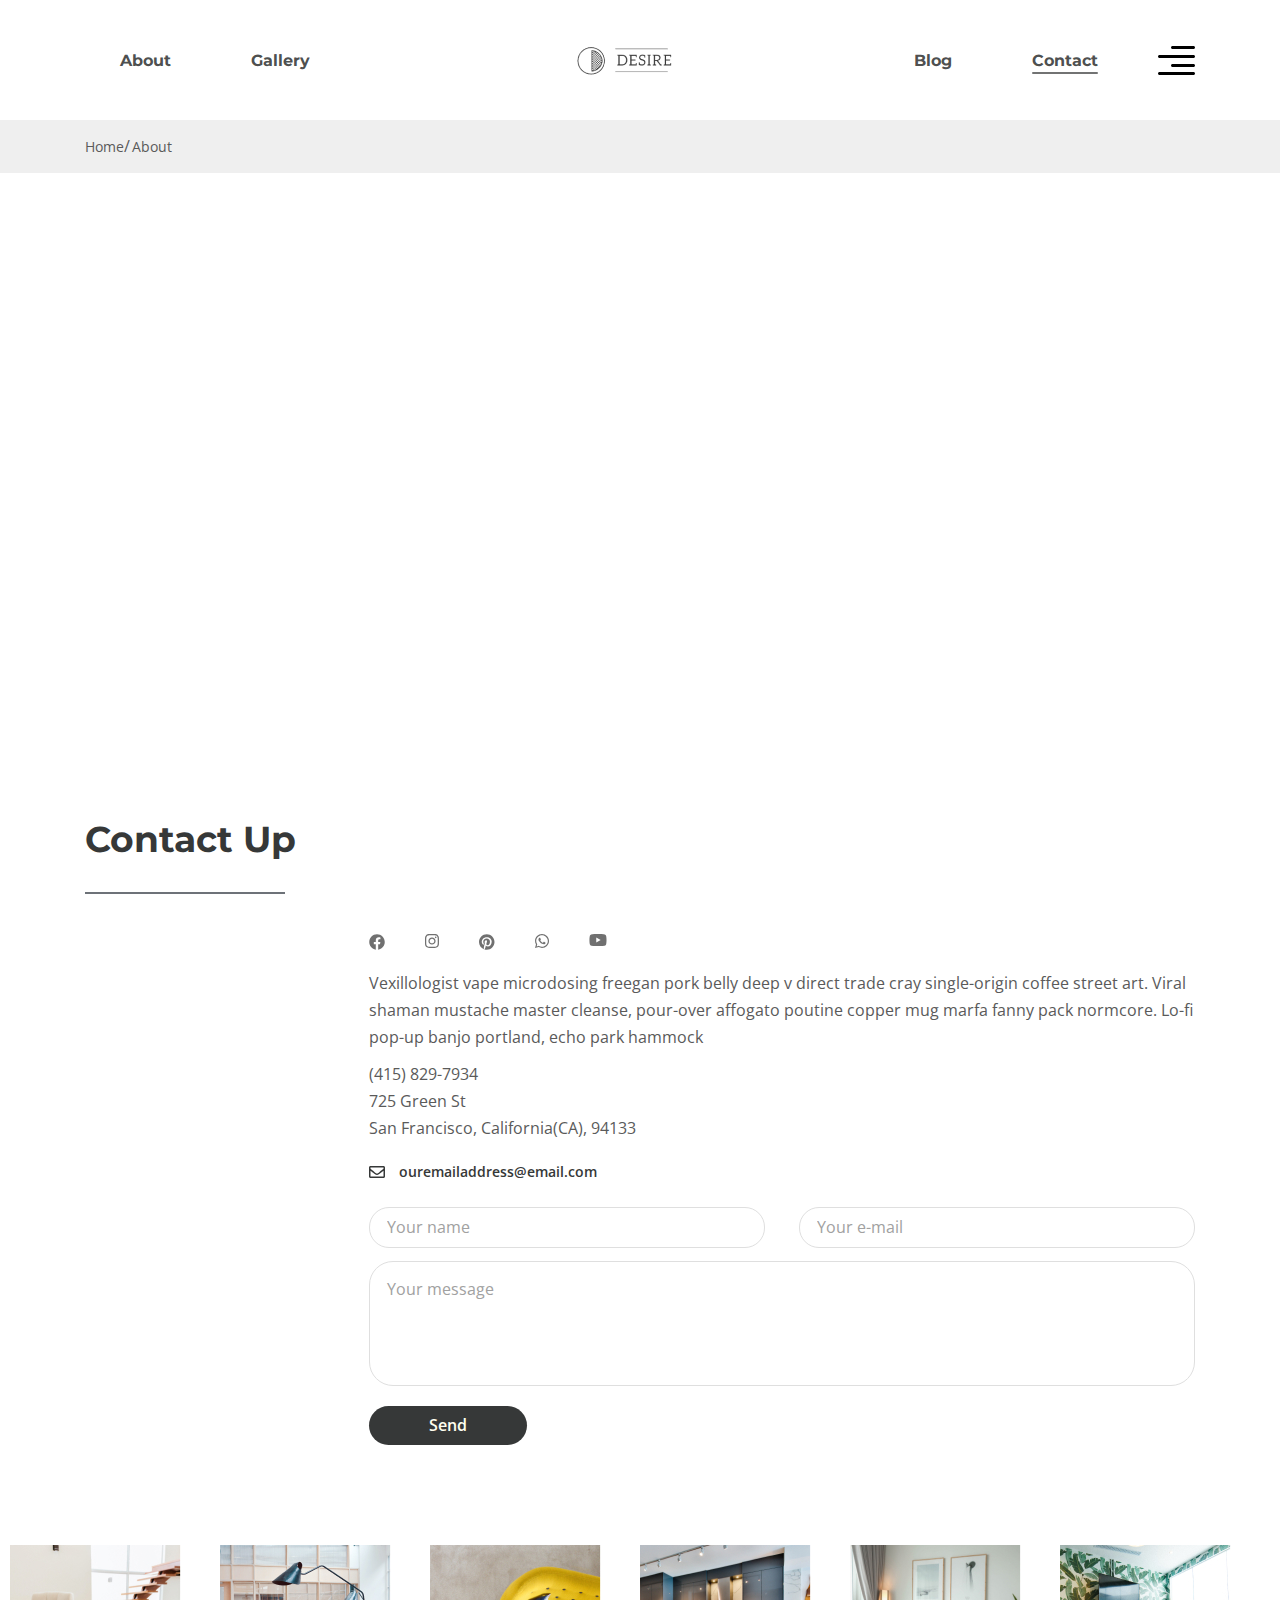
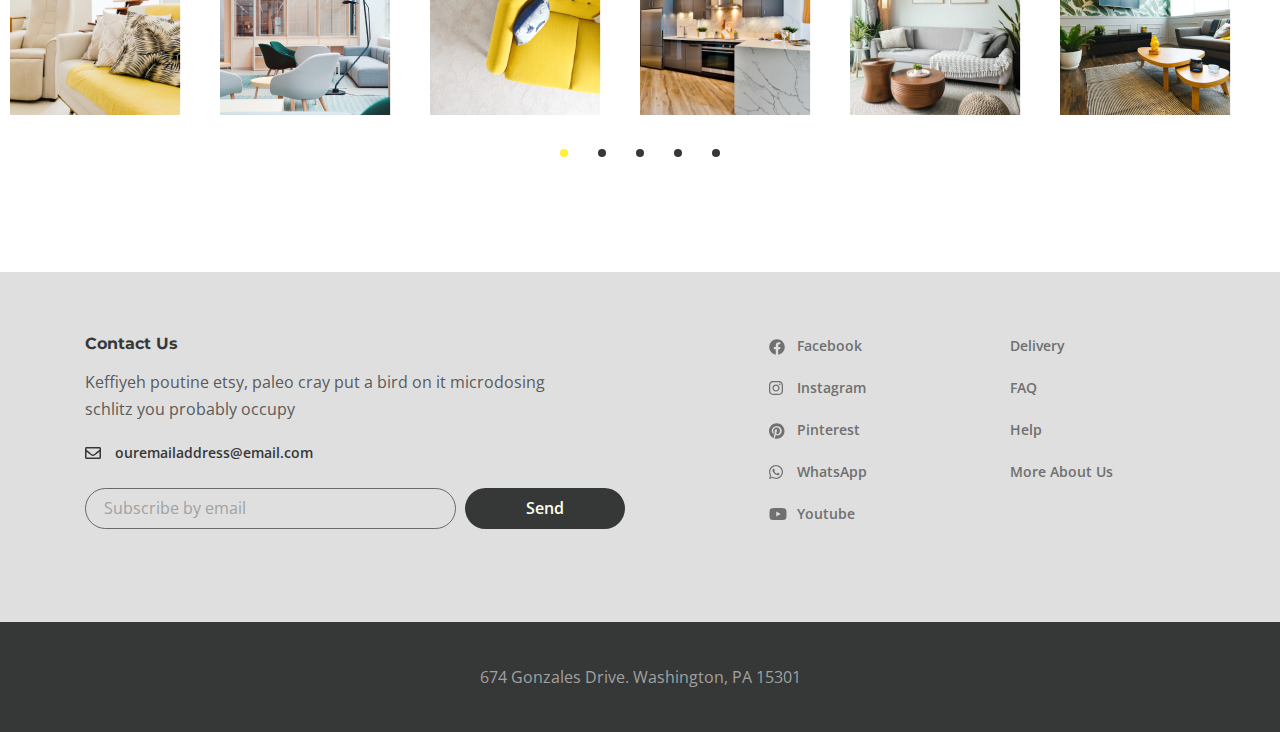
<file: contact.html>
<!DOCTYPE html>
<html lang="en">

<head>
  <meta charset="UTF-8">
  <meta name="viewport" content="width=device-width, initial-scale=1.0">
  <title>Document</title>
  <link rel="preconnect" href="https://fonts.googleapis.com">
  <link rel="preconnect" href="https://fonts.gstatic.com" crossorigin>
  <link href="https://fonts.googleapis.com/css2?family=Montserrat:wght@700&family=Open+Sans:wght@400;600&
  display=swap" rel="stylesheet">
  <link rel="stylesheet" href="css/style.min.css">
</head>

<body>
<div class="wrapper">
  <header class="header">
    <div class="container">
      <div class="header__inner">
        <nav class="menu">
          <ul class="menu__list">
            <li class="menu__list-item">
              <a class="menu__list-link" href="">About</a>
            </li>
            <li class="menu__list-item">
              <a class="menu__list-link" href="">Gallery</a>
            </li>
          </ul>
        </nav>
        <a class="logo" href="#">
          <img src="images/logo.png" alt="">
        </a>
        <nav class="menu">
          <ul class="menu__list">
            <li class="menu__list-item">
              <a class="menu__list-link" href="">Blog</a>
            </li>
            <li class="menu__list-item">
              <a class="menu__list-link menu__list-link--active" href="">Contact</a>
            </li>
          </ul>

        </nav>
        <button class="header__btn-menu">
          <span></span>
          <span></span>
          <span></span>
        </button>
        <button class="header__btn">
          <img src="images/icon_menu.svg" alt="icon_menu">
        </button>
        <div class="rightside__menu rightside__menu--close">
          <button class="rightside__menu-close">
            <img src="images/close.svg" alt="">
          </button>
          <div class="rightside__menu-content">
            <a class="rightside__menu-logo" href="#">
              <img src="images/logo-big.png" alt="logo">
            </a>
            <h4 class="rightside__menu-title">
              Furniture for life
            </h4>
            <p class="rightside__menu-text">
              Sustainable hot chicken skateboard, dreamcatcher meggings
              actually squid. Slow-carb everyday carry +1 art party microdosing,
              put a bird on it brooklyn
            </p>
            <img class="rightside__menu-images" src="images/rightside-img.jpg" alt="images">
          </div>
        </div>
      </div>
    </div>
  </header>

  <main class="main">
    <div class="breadcrumbs">
      <div class="container">
        <ul class="breadcrumbs__list">
          <li class="breadcrumbs__item">
            <a class="breadcrumbs__link" href="#">Home</a>
          </li>
          <li class="breadcrumbs__item">
            <a class="breadcrumbs__link" href="#">About</a>
          </li>
        </ul>
      </div>
    </div>
    <div class="map">
      <iframe src="https://www.google.com/maps/embed?pb=!1m18!1m12!1m3!1d3152.669618326341!2d-122.
      42481498434735!3d37.79778171860791!2m3!1f0!2f0!3f0!3m2!1i1024!2i768!4f13.
      1!3m3!1m2!1s0x808580e839d7e541%3A0xf89b6220c55337a7!2zR3JlZW4gU3QsIFNhbiBGcmFuY2lzY28sIENBLCDQod
      Co0JA!5e0!3m2!1sru!2sru!4v1635681169078!5m2!1sru!2sru"
              width="100%" style="border:0;" allowfullscreen="" loading="lazy"></iframe>
    </div>

    <section class="contact">
      <div class="container">
        <h3 class="contact__title">
          Contact Up
        </h3>
        <ul class="contact__social">
          <li class="contact__social-item">
            <a class="contact__social-link" href="#">
              <img class="contact__link" src="images/facebook.svg" alt="facebook">
            </a>
          </li>
          <li class="contact__social-item">
            <a class="contact__social-link" href="#">
              <img class="contact__link" src="images/instagram.svg" alt="instagram">
            </a>
          </li>
          <li class="contact__social-item">
            <a class="contact__social-link" href="#">
              <img class="contact__link" src="images/Pinterest.svg" alt="Pinterest">
            </a>
          </li>
          <li class="contact__social-item">
            <a class="contact__social-link" href="#">
              <img class="contact__link" src="images/whatsapp.svg" alt="whatsapp">
            </a>
          </li>
          <li class="contact__social-item">
            <a class="contact__social-link" href="#">
              <img class="contact__link" src="images/youtube.svg" alt="youtube">
            </a>
          </li>
        </ul>
        <div class="contact__box">
          <p class="contact__text">
            Vexillologist vape microdosing freegan pork belly deep v direct trade
            cray single-origin coffee street art. Viral shaman mustache master cleanse,
            pour-over affogato poutine copper mug marfa fanny pack normcore.
            Lo-fi pop-up banjo portland, echo park hammock
          </p>
          <a class="contact__phone" href="tel:+14158297934">(415) 829-7934</a>
          <div class="contact__st">725 Green St</div>
          <div class="contact__city">San Francisco, California(CA), 94133</div>
          <a class="info-email" href="mailto:ouremailaddress@email.com">
            ouremailaddress@email.com
          </a>
        </div>
        <form class="contact__form">
          <input class="contact__form-input" placeholder="Your name" type="text">
          <input class="contact__form-input" placeholder="Your e-mail" type="email">
          <textarea class="contact__form-area" placeholder="Your message"></textarea>
          <button class="contact__form-btn" type="submit">Send</button>
        </form>
      </div>
    </section>
    <div class="container-fluid">
    <div class="contact__slider">
      <a class="contact__slider-link" href="#">
        <img class="contact__slider-img" src="images/slider/1.jpg" alt="images">
        <p class="contact__slider-title">
          Truffaut literally trust
        </p>
      </a>
      <a class="contact__slider-link" href="#">
        <img class="contact__slider-img" src="images/slider/2.jpg" alt="images">
        <p class="contact__slider-title">
          Truffaut literally trust
        </p>
      </a>
      <a class="contact__slider-link" href="#">
        <img class="contact__slider-img" src="images/slider/3.jpg" alt="images">
        <p class="contact__slider-title">
          Truffaut literally trust
        </p>
      </a>
      <a class="contact__slider-link" href="#">
        <img class="contact__slider-img" src="images/slider/4.jpg" alt="images">
        <p class="contact__slider-title">
          Truffaut literally trust
        </p>
      </a>
      <a class="contact__slider-link" href="#">
        <img class="contact__slider-img" src="images/slider/5.jpg" alt="images">
        <p class="contact__slider-title">
          Truffaut literally trust
        </p>
      </a>
      <a class="contact__slider-link" href="#">
        <img class="contact__slider-img" src="images/slider/6.jpg" alt="images">
        <p class="contact__slider-title">
          Truffaut literally trust
        </p>
      </a>
      <a class="contact__slider-link" href="#">
        <img class="contact__slider-img" src="images/slider/7.jpg" alt="images">
        <p class="contact__slider-title">
          Truffaut literally trust
        </p>
      </a>
      <a class="contact__slider-link" href="#">
        <img class="contact__slider-img" src="images/slider/8.jpg" alt="images">
        <p class="contact__slider-title">
          Truffaut literally trust
        </p>
      </a>
      <a class="contact__slider-link" href="#">
        <img class="contact__slider-img" src="images/slider/9.jpg" alt="images">
        <p class="contact__slider-title">
          Truffaut literally trust
        </p>
      </a>
      <a class="contact__slider-link" href="#">
        <img class="contact__slider-img" src="images/slider/10.jpg" alt="images">
        <p class="contact__slider-title">
          Truffaut literally trust
        </p>
      </a>
      <a class="contact__slider-link" href="#">
        <img class="contact__slider-img" src="images/slider/1.jpg" alt="images">
        <p class="contact__slider-title">
          Truffaut literally trust
        </p>
      </a>
      <a class="contact__slider-link" href="#">
        <img class="contact__slider-img" src="images/slider/2.jpg" alt="images">
        <p class="contact__slider-title">
          Truffaut literally trust
        </p>
      </a>
      <a class="contact__slider-link" href="#">
        <img class="contact__slider-img" src="images/slider/3.jpg" alt="images">
        <p class="contact__slider-title">
          Truffaut literally trust
        </p>
      </a>
      <a class="contact__slider-link" href="#">
        <img class="contact__slider-img" src="images/slider/4.jpg" alt="images">
        <p class="contact__slider-title">
          Truffaut literally trust
        </p>
      </a>
      <a class="contact__slider-link" href="#">
        <img class="contact__slider-img" src="images/slider/5.jpg" alt="images">
        <p class="contact__slider-title">
          Truffaut literally trust
        </p>
      </a>
      <a class="contact__slider-link" href="#">
        <img class="contact__slider-img" src="images/slider/6.jpg" alt="images">
        <p class="contact__slider-title">
          Truffaut literally trust
        </p>
      </a>
      <a class="contact__slider-link" href="#">
        <img class="contact__slider-img" src="images/slider/7.jpg" alt="images">
        <p class="contact__slider-title">
          Truffaut literally trust
        </p>
      </a>
      <a class="contact__slider-link" href="#">
        <img class="contact__slider-img" src="images/slider/8.jpg" alt="images">
        <p class="contact__slider-title">
          Truffaut literally trust
        </p>
      </a>
      <a class="contact__slider-link" href="#">
        <img class="contact__slider-img" src="images/slider/9.jpg" alt="images">
        <p class="contact__slider-title">
          Truffaut literally trust
        </p>
      </a>
      <a class="contact__slider-link" href="#">
        <img class="contact__slider-img" src="images/slider/10.jpg" alt="images">
        <p class="contact__slider-title">
          Truffaut literally trust
        </p>
      </a>
      <a class="contact__slider-link" href="#">
        <img class="contact__slider-img" src="images/slider/1.jpg" alt="images">
        <p class="contact__slider-title">
          Truffaut literally trust
        </p>
      </a>
      <a class="contact__slider-link" href="#">
        <img class="contact__slider-img" src="images/slider/2.jpg" alt="images">
        <p class="contact__slider-title">
          Truffaut literally trust
        </p>
      </a>
      <a class="contact__slider-link" href="#">
        <img class="contact__slider-img" src="images/slider/3.jpg" alt="images">
        <p class="contact__slider-title">
          Truffaut literally trust
        </p>
      </a>
      <a class="contact__slider-link" href="#">
        <img class="contact__slider-img" src="images/slider/4.jpg" alt="images">
        <p class="contact__slider-title">
          Truffaut literally trust
        </p>
      </a>
      <a class="contact__slider-link" href="#">
        <img class="contact__slider-img" src="images/slider/5.jpg" alt="images">
        <p class="contact__slider-title">
          Truffaut literally trust
        </p>
      </a>
      <a class="contact__slider-link" href="#">
        <img class="contact__slider-img" src="images/slider/6.jpg" alt="images">
        <p class="contact__slider-title">
          Truffaut literally trust
        </p>
      </a>
      <a class="contact__slider-link" href="#">
        <img class="contact__slider-img" src="images/slider/7.jpg" alt="images">
        <p class="contact__slider-title">
          Truffaut literally trust
        </p>
      </a>
      <a class="contact__slider-link" href="#">
        <img class="contact__slider-img" src="images/slider/8.jpg" alt="images">
        <p class="contact__slider-title">
          Truffaut literally trust
        </p>
      </a>
      <a class="contact__slider-link" href="#">
        <img class="contact__slider-img" src="images/slider/9.jpg" alt="images">
        <p class="contact__slider-title">
          Truffaut literally trust
        </p>
      </a>
      <a class="contact__slider-link" href="#">
        <img class="contact__slider-img" src="images/slider/10.jpg" alt="images">
        <p class="contact__slider-title">
          Truffaut literally trust
        </p>
      </a>
    </div>
    </div>
  </main>
  <footer class="footer">
    <div class="footer__content">
      <div class="container">
        <div class="footer__inner">
          <div class="footer__info">
            <h6 class="footer__info-title">
              Contact Us
            </h6>
            <p class="footer__info-text">
              Keffiyeh poutine etsy, paleo cray put a bird
              on it microdosing schlitz you probably occupy
            </p>
            <a class="info-email" href="mailto:ouremailaddress@email.com">
              ouremailaddress@email.com
            </a>
            <form class="footer__form">
              <input class="footer__form-input" type="email" placeholder="Subscribe by email">
              <button class="footer__form-button" type="submit">Send</button>
            </form>

          </div>
          <ul class="footer_social">
            <li class="footer__social-item">
              <a class="footer__social-link footer__social-link--Facebook" href="#">Facebook</a>
            </li>
            <li class="footer__social-item">
              <a class="footer__social-link footer__social-link--Instagram" href="#">Instagram</a>
            </li>
            <li class="footer__social-item">
              <a class="footer__social-link footer__social-link--Pinterest" href="#">Pinterest</a>
            </li>
            <li class="footer__social-item">
              <a class="footer__social-link footer__social-link--WhatsApp" href="#">WhatsApp</a>
            </li>
            <li class="footer__social-item">
              <a class="footer__social-link footer__social-link--Youtube" href="#">Youtube</a>
            </li>
          </ul>
          <nav class="footer__menu">
            <ul class="footer__menu-list">
              <li class="footer__menu-item">
                <a class="footer__menu-link" href="#">Delivery</a>
              </li>
              <li class="footer__menu-item">
                <a class="footer__menu-link" href="#">FAQ</a>
              </li>
              <li class="footer__menu-item">
                <a class="footer__menu-link" href="#">Help</a>
              </li>
              <li class="footer__menu-item">
                <a class="footer__menu-link" href="#">More About Us</a>
              </li>
            </ul>
          </nav>
        </div>
      </div>
    </div>
    <div class="footer__copyright">
      <div class="container">
        <p>674 Gonzales Drive. Washington, PA 15301</p>
      </div>
    </div>
  </footer>
</div>


<script src="js/main.min.js"></script>
</body>

</html>
</file>
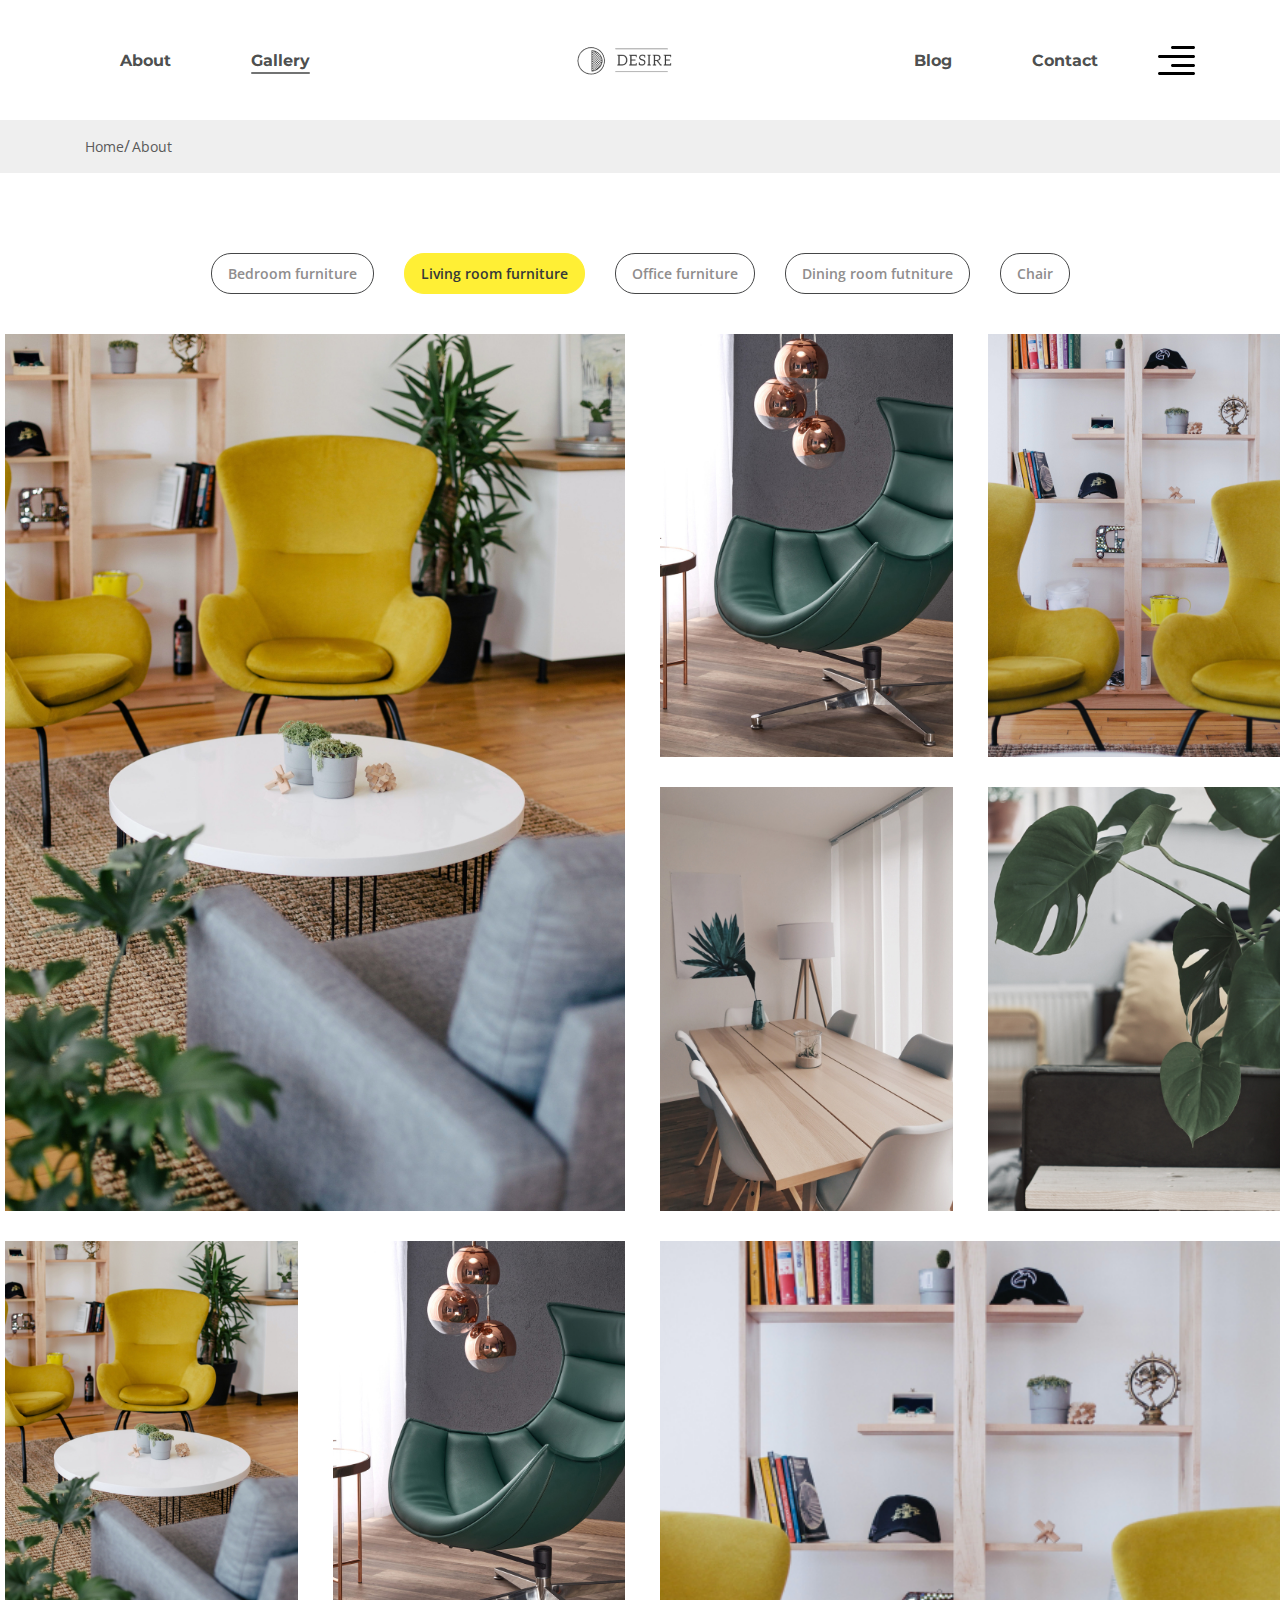
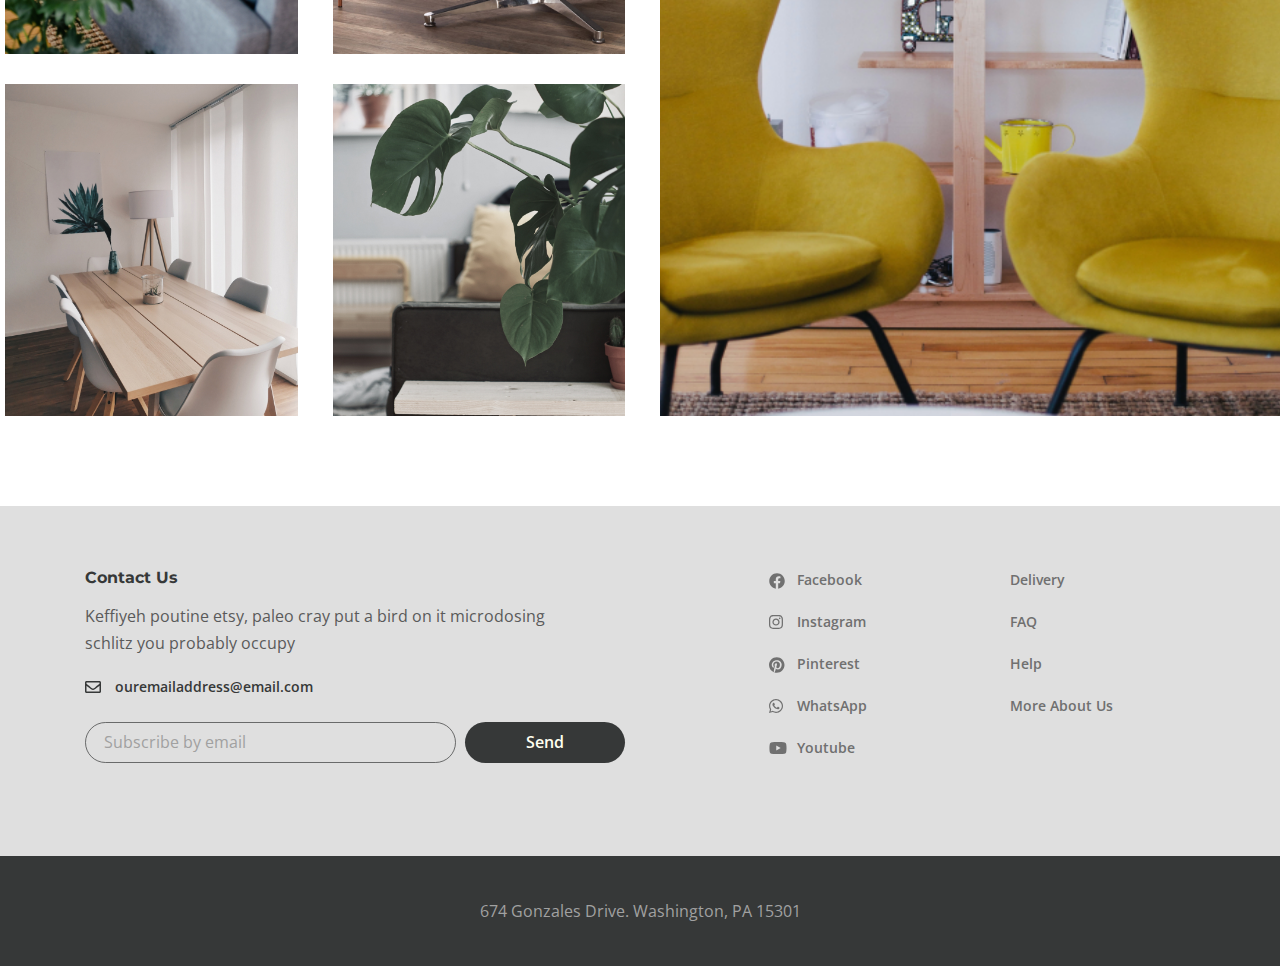
<file: gallery.html>
<!DOCTYPE html>
<html lang="en">

<head>
  <meta charset="UTF-8">
  <meta name="viewport" content="width=device-width, initial-scale=1.0">
  <title>Document</title>
  <link rel="preconnect" href="https://fonts.googleapis.com">
  <link rel="preconnect" href="https://fonts.gstatic.com" crossorigin>
  <link href="https://fonts.googleapis.com/css2?family=Montserrat:wght@700&family=Open+Sans:wght@400;600&
  display=swap" rel="stylesheet">
  <link rel="stylesheet" href="css/style.min.css">
</head>

<body>
<div class="wrapper">
  <header class="header">
    <div class="container">
      <div class="header__inner">
        <nav class="menu">
          <ul class="menu__list">
            <li class="menu__list-item">
              <a class="menu__list-link" href="">About</a>
            </li>
            <li class="menu__list-item">
              <a class="menu__list-link menu__list-link--active" href="">Gallery</a>
            </li>
          </ul>
        </nav>
        <a class="logo" href="#">
          <img src="images/logo.png" alt="">
        </a>
        <nav class="menu">
          <ul class="menu__list">
            <li class="menu__list-item">
              <a class="menu__list-link" href="">Blog</a>
            </li>
            <li class="menu__list-item">
              <a class="menu__list-link" href="">Contact</a>
            </li>
          </ul>

        </nav>
        <button class="header__btn-menu">
          <span></span>
          <span></span>
          <span></span>
        </button>
        <button class="header__btn">
          <img src="images/icon_menu.svg" alt="icon_menu">
        </button>
        <div class="rightside__menu rightside__menu--close">
          <button class="rightside__menu-close">
            <img src="images/close.svg" alt="">
          </button>
          <div class="rightside__menu-content">
            <a class="rightside__menu-logo" href="#">
              <img src="images/logo-big.png" alt="logo">
            </a>
            <h4 class="rightside__menu-title">
              Furniture for life
            </h4>
            <p class="rightside__menu-text">
              Sustainable hot chicken skateboard, dreamcatcher meggings
              actually squid. Slow-carb everyday carry +1 art party microdosing,
              put a bird on it brooklyn
            </p>
            <img class="rightside__menu-images" src="images/rightside-img.jpg" alt="images">
          </div>
        </div>
      </div>
    </div>
  </header>

  <main class="main">
    <div class="breadcrumbs">
      <div class="container">
        <ul class="breadcrumbs__list">
          <li class="breadcrumbs__item">
            <a class="breadcrumbs__link" href="#">Home</a>
          </li>
          <li class="breadcrumbs__item">
            <a class="breadcrumbs__link" href="#">About</a>
          </li>
        </ul>
      </div>
    </div>
    <div class="gallery gallery-page">
      <div class="container__fluid">
        <div class="gallery__buttons">
          <button class="gallery__btn mixitup-control-active" data-filter=".bedroom">Bedroom furniture</button>
          <button class="gallery__btn mixitup-control-active" data-filter=".living">Living room furniture</button>
          <button class="gallery__btn mixitup-control-active" data-filter=".office">Office furniture</button>
          <button class="gallery__btn mixitup-control-active" data-filter=".dining">Dining room futniture</button>
          <button class="gallery__btn mixitup-control-active" data-filter=".chair">Chair</button>
        </div>
        <div class="gallery__inner">
          <div class="gallery__items mix bedroom">
            <a class="gallery__item" href="#">
              <img src="images/gallery/1.jpg" alt="images">
            </a>
            <a class="gallery__item" href="#">
              <img src="images/gallery/2.jpg" alt="images">
            </a>
            <a class="gallery__item" href="#">
              <img src="images/gallery/3.jpg" alt="images">
            </a>
            <a class="gallery__item" href="#">
              <img src="images/gallery/4.jpg" alt="images">
            </a>
            <a class="gallery__item" href="#">
              <img src="images/gallery/5.jpg" alt="images">
            </a>
            <a class="gallery__item" href="#">
              <img src="images/gallery/1.jpg" alt="images">
            </a>
            <a class="gallery__item" href="#">
              <img src="images/gallery/2.jpg" alt="images">
            </a>
            <a class="gallery__item" href="#">
              <img src="images/gallery/3.jpg" alt="images">
            </a>
            <a class="gallery__item" href="#">
              <img src="images/gallery/4.jpg" alt="images">
            </a>
            <a class="gallery__item" href="#">
              <img src="images/gallery/5.jpg" alt="images">
            </a>
          </div>
          <div class="gallery__items mix living">
            <a class="gallery__item" href="#">
              <img src="images/gallery/1.jpg" alt="images">
            </a>
            <a class="gallery__item" href="#">
              <img src="images/gallery/2.jpg" alt="images">
            </a>
            <a class="gallery__item" href="#">
              <img src="images/gallery/3.jpg" alt="images">
            </a>
            <a class="gallery__item" href="#">
              <img src="images/gallery/4.jpg" alt="images">
            </a>
            <a class="gallery__item" href="#">
              <img src="images/gallery/5.jpg" alt="images">
            </a>

            <a class="gallery__item" href="#">
              <img src="images/gallery/1.jpg" alt="images">
            </a>
            <a class="gallery__item" href="#">
              <img src="images/gallery/2.jpg" alt="images">
            </a>
            <a class="gallery__item" href="#">
              <img src="images/gallery/3.jpg" alt="images">
            </a>
            <a class="gallery__item" href="#">
              <img src="images/gallery/4.jpg" alt="images">
            </a>
            <a class="gallery__item" href="#">
              <img src="images/gallery/5.jpg" alt="images">
            </a>
          </div>
          <div class="gallery__items mix office">
            <a class="gallery__item" href="#">
              <img src="images/gallery/1.jpg" alt="images">
            </a>
            <a class="gallery__item" href="#">
              <img src="images/gallery/2.jpg" alt="images">
            </a>
            <a class="gallery__item" href="#">
              <img src="images/gallery/3.jpg" alt="images">
            </a>
            <a class="gallery__item" href="#">
              <img src="images/gallery/4.jpg" alt="images">
            </a>
            <a class="gallery__item" href="#">
              <img src="images/gallery/5.jpg" alt="images">
            </a>

            <a class="gallery__item" href="#">
              <img src="images/gallery/1.jpg" alt="images">
            </a>
            <a class="gallery__item" href="#">
              <img src="images/gallery/2.jpg" alt="images">
            </a>
            <a class="gallery__item" href="#">
              <img src="images/gallery/3.jpg" alt="images">
            </a>
            <a class="gallery__item" href="#">
              <img src="images/gallery/4.jpg" alt="images">
            </a>
            <a class="gallery__item" href="#">
              <img src="images/gallery/5.jpg" alt="images">
            </a>
          </div>
          <div class="gallery__items mix dining">
            <a class="gallery__item" href="#">
              <img src="images/gallery/1.jpg" alt="images">
            </a>
            <a class="gallery__item" href="#">
              <img src="images/gallery/2.jpg" alt="images">
            </a>
            <a class="gallery__item" href="#">
              <img src="images/gallery/3.jpg" alt="images">
            </a>
            <a class="gallery__item" href="#">
              <img src="images/gallery/4.jpg" alt="images">
            </a>
            <a class="gallery__item" href="#">
              <img src="images/gallery/5.jpg" alt="images">
            </a>

            <a class="gallery__item" href="#">
              <img src="images/gallery/1.jpg" alt="images">
            </a>
            <a class="gallery__item" href="#">
              <img src="images/gallery/2.jpg" alt="images">
            </a>
            <a class="gallery__item" href="#">
              <img src="images/gallery/3.jpg" alt="images">
            </a>
            <a class="gallery__item" href="#">
              <img src="images/gallery/4.jpg" alt="images">
            </a>
            <a class="gallery__item" href="#">
              <img src="images/gallery/5.jpg" alt="images">
            </a>
          </div>
          <div class="gallery__items mix chair">
            <a class="gallery__item" href="#">
              <img src="images/gallery/1.jpg" alt="images">
            </a>
            <a class="gallery__item" href="#">
              <img src="images/gallery/2.jpg" alt="images">
            </a>
            <a class="gallery__item" href="#">
              <img src="images/gallery/3.jpg" alt="images">
            </a>
            <a class="gallery__item" href="#">
              <img src="images/gallery/4.jpg" alt="images">
            </a>
            <a class="gallery__item" href="#">
              <img src="images/gallery/5.jpg" alt="images">
            </a>

            <a class="gallery__item" href="#">
              <img src="images/gallery/1.jpg" alt="images">
            </a>
            <a class="gallery__item" href="#">
              <img src="images/gallery/2.jpg" alt="images">
            </a>
            <a class="gallery__item" href="#">
              <img src="images/gallery/3.jpg" alt="images">
            </a>
            <a class="gallery__item" href="#">
              <img src="images/gallery/4.jpg" alt="images">
            </a>
            <a class="gallery__item" href="#">
              <img src="images/gallery/5.jpg" alt="images">
            </a>
          </div>

        </div>
      </div>
    </div>
  </main>
  <footer class="footer">
    <div class="footer__content">
      <div class="container">
        <div class="footer__inner">
          <div class="footer__info">
            <h6 class="footer__info-title">
              Contact Us
            </h6>
            <p class="footer__info-text">
              Keffiyeh poutine etsy, paleo cray put a bird
              on it microdosing schlitz you probably occupy
            </p>
            <a class="info-email" href="mailto:ouremailaddress@email.com">
              ouremailaddress@email.com
            </a>
            <form class="footer__form">
              <input class="footer__form-input" type="email" placeholder="Subscribe by email">
              <button class="footer__form-button" type="submit">Send</button>
            </form>

          </div>
          <ul class="footer_social">
            <li class="footer__social-item">
              <a class="footer__social-link footer__social-link--Facebook" href="#">Facebook</a>
            </li>
            <li class="footer__social-item">
              <a class="footer__social-link footer__social-link--Instagram" href="#">Instagram</a>
            </li>
            <li class="footer__social-item">
              <a class="footer__social-link footer__social-link--Pinterest" href="#">Pinterest</a>
            </li>
            <li class="footer__social-item">
              <a class="footer__social-link footer__social-link--WhatsApp" href="#">WhatsApp</a>
            </li>
            <li class="footer__social-item">
              <a class="footer__social-link footer__social-link--Youtube" href="#">Youtube</a>
            </li>
          </ul>
          <nav class="footer__menu">
            <ul class="footer__menu-list">
              <li class="footer__menu-item">
                <a class="footer__menu-link" href="#">Delivery</a>
              </li>
              <li class="footer__menu-item">
                <a class="footer__menu-link" href="#">FAQ</a>
              </li>
              <li class="footer__menu-item">
                <a class="footer__menu-link" href="#">Help</a>
              </li>
              <li class="footer__menu-item">
                <a class="footer__menu-link" href="#">More About Us</a>
              </li>
            </ul>
          </nav>
        </div>
      </div>
    </div>
    <div class="footer__copyright">
      <div class="container">
        <p>674 Gonzales Drive. Washington, PA 15301</p>
      </div>
    </div>
  </footer>
</div>


<script src="js/main.min.js"></script>
</body>

</html>
</file>
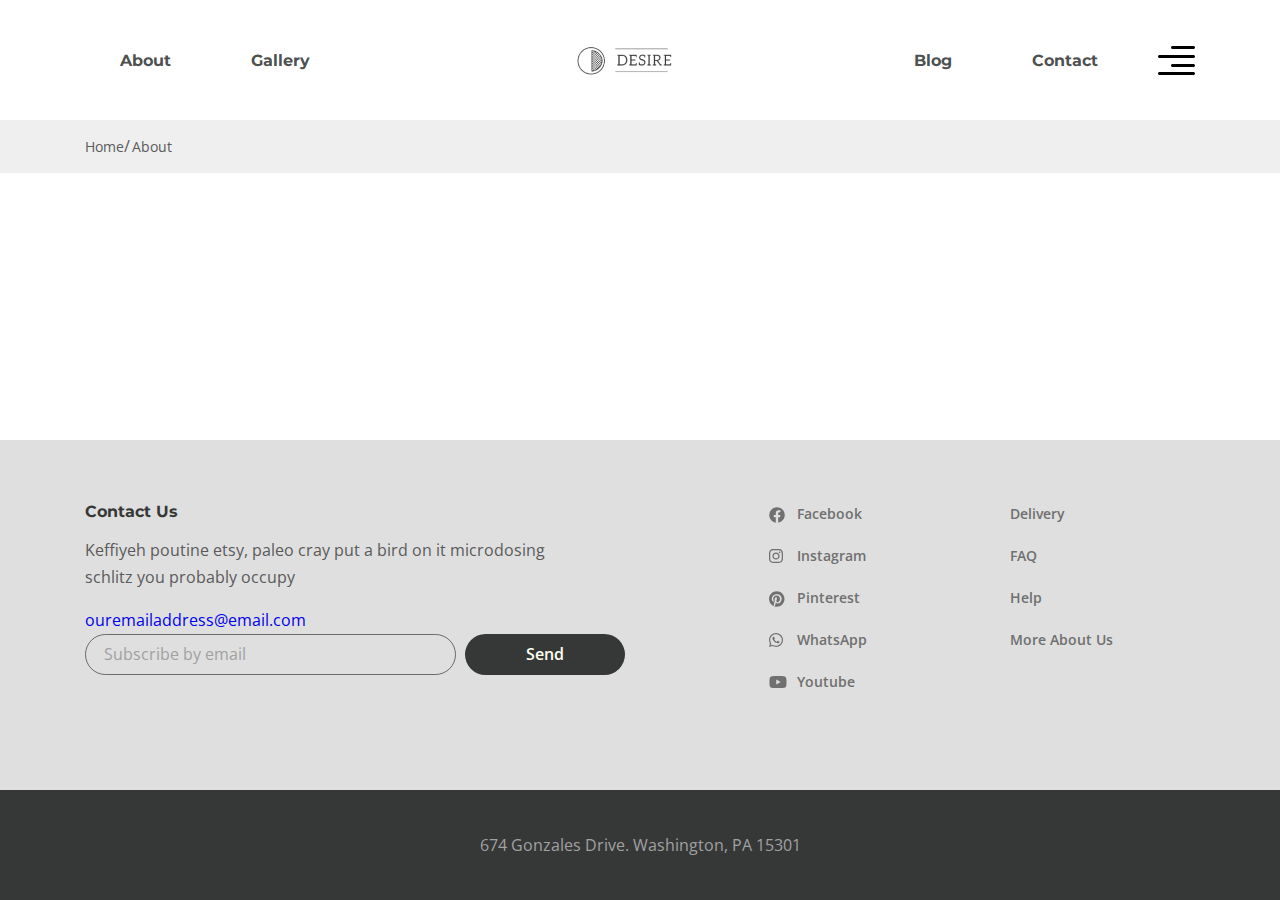
<file: page.html>
<!DOCTYPE html>
<html lang="en">

<head>
  <meta charset="UTF-8">
  <meta name="viewport" content="width=device-width, initial-scale=1.0">
  <title>Document</title>
  <link rel="preconnect" href="https://fonts.googleapis.com">
  <link rel="preconnect" href="https://fonts.gstatic.com" crossorigin>
  <link href="https://fonts.googleapis.com/css2?family=Montserrat:wght@700&family=Open+Sans:wght@400;600&
  display=swap" rel="stylesheet">
  <link rel="stylesheet" href="css/style.min.css">
</head>

<body>
<div class="wrapper">
  <header class="header">
    <div class="container">
      <div class="header__inner">
        <nav class="menu">
          <ul class="menu__list">
            <li class="menu__list-item">
              <a class="menu__list-link" href="">About</a>
            </li>
            <li class="menu__list-item">
              <a class="menu__list-link" href="">Gallery</a>
            </li>
          </ul>
        </nav>
        <a class="logo" href="#">
          <img src="images/logo.png" alt="">
        </a>
        <nav class="menu">
          <ul class="menu__list">
            <li class="menu__list-item">
              <a class="menu__list-link" href="">Blog</a>
            </li>
            <li class="menu__list-item">
              <a class="menu__list-link" href="">Contact</a>
            </li>
          </ul>

        </nav>
        <button class="header__btn-menu">
          <span></span>
          <span></span>
          <span></span>
        </button>
        <button class="header__btn">
          <img src="images/icon_menu.svg" alt="icon_menu">
        </button>
        <div class="rightside__menu rightside__menu--close">
          <button class="rightside__menu-close">
            <img src="images/close.svg" alt="">
          </button>
          <div class="rightside__menu-content">
            <a class="rightside__menu-logo" href="#">
              <img src="images/logo-big.png" alt="logo">
            </a>
            <h4 class="rightside__menu-title">
              Furniture for life
            </h4>
            <p class="rightside__menu-text">
              Sustainable hot chicken skateboard, dreamcatcher meggings
              actually squid. Slow-carb everyday carry +1 art party microdosing,
              put a bird on it brooklyn
            </p>
            <img class="rightside__menu-images" src="images/rightside-img.jpg" alt="images">
          </div>
        </div>
      </div>
    </div>
  </header>

  <main class="main">
    <div class="breadcrumbs">
      <div class="container">
        <ul class="breadcrumbs__list">
          <li class="breadcrumbs__item">
            <a class="breadcrumbs__link" href="#">Home</a>
          </li>
          <li class="breadcrumbs__item">
            <a class="breadcrumbs__link" href="#">About</a>
          </li>
        </ul>
      </div>
    </div>
  </main>
  <footer class="footer">
    <div class="footer__content">
      <div class="container">
        <div class="footer__inner">
          <div class="footer__info">
            <h6 class="footer__info-title">
              Contact Us
            </h6>
            <p class="footer__info-text">
              Keffiyeh poutine etsy, paleo cray put a bird
              on it microdosing schlitz you probably occupy
            </p>
            <a class="footer__info-email" href="mailto:ouremailaddress@email.com">
              ouremailaddress@email.com
            </a>
            <form class="footer__form">
              <input class="footer__form-input" type="email" placeholder="Subscribe by email">
              <button class="footer__form-button" type="submit">Send</button>
            </form>

          </div>
          <ul class="footer_social">
            <li class="footer__social-item">
              <a class="footer__social-link footer__social-link--Facebook" href="#">Facebook</a>
            </li>
            <li class="footer__social-item">
              <a class="footer__social-link footer__social-link--Instagram" href="#">Instagram</a>
            </li>
            <li class="footer__social-item">
              <a class="footer__social-link footer__social-link--Pinterest" href="#">Pinterest</a>
            </li>
            <li class="footer__social-item">
              <a class="footer__social-link footer__social-link--WhatsApp" href="#">WhatsApp</a>
            </li>
            <li class="footer__social-item">
              <a class="footer__social-link footer__social-link--Youtube" href="#">Youtube</a>
            </li>
          </ul>
          <nav class="footer__menu">
            <ul class="footer__menu-list">
              <li class="footer__menu-item">
                <a class="footer__menu-link" href="#">Delivery</a>
              </li>
              <li class="footer__menu-item">
                <a class="footer__menu-link" href="#">FAQ</a>
              </li>
              <li class="footer__menu-item">
                <a class="footer__menu-link" href="#">Help</a>
              </li>
              <li class="footer__menu-item">
                <a class="footer__menu-link" href="#">More About Us</a>
              </li>
            </ul>
          </nav>
        </div>
      </div>
    </div>
    <div class="footer__copyright">
      <div class="container">
        <p>674 Gonzales Drive. Washington, PA 15301</p>
      </div>
    </div>
  </footer>
</div>


<script src="js/main.min.js"></script>
</body>

</html>
</file>
<file: css/style.min.css>
.menu__list-link,.footer__info-title,.rightside__menu-title,.top__slider-title,.new-collection__title,.collection__info-title,.decor__title,.works-path__title,.works-path__item-title,.blog-box__title,.blog-box__item-title,.about__prev-title,.about__title,.inspiration__title,.inspiration__item,.contact__title,.contact__slider-title,.blog__category-title,.blog__tags-title,.blog__item-title,.blog__blockquote-author,.recent-posts__title,.blog-one__tags-title,.blog-one__comments-title,.blog-one__comments-name,.blog-one__form-title{font-family:'Montserrat', sans-serif;font-weight:700}html{-webkit-box-sizing:border-box;box-sizing:border-box}*,*::after,*::before{-webkit-box-sizing:inherit;box-sizing:inherit}ul[class],ol[class]{padding:0}body,h1,h2,h3,h4,h5,h6,p,ul,ol,li,figure,figcaption,blockquote,dl,dd{margin:0;font-size:inherit}ul[class]{list-style:none}img{max-width:100%;display:block}input,button,textarea,select{font:inherit}a{text-decoration:none}.slick-slider{position:relative;display:block;-webkit-box-sizing:border-box;box-sizing:border-box;-webkit-touch-callout:none;-webkit-user-select:none;-moz-user-select:none;-ms-user-select:none;user-select:none;-ms-touch-action:pan-y;touch-action:pan-y;-webkit-tap-highlight-color:transparent}.slick-list{position:relative;overflow:hidden;display:block;margin:0;padding:0}.slick-list:focus{outline:none}.slick-list.dragging{cursor:pointer;cursor:hand}.slick-slider .slick-track,.slick-slider .slick-list{-webkit-transform:translate3d(0, 0, 0);-ms-transform:translate3d(0, 0, 0);transform:translate3d(0, 0, 0)}.slick-track{position:relative;left:0;top:0;display:block;margin-left:auto;margin-right:auto}.slick-track:before,.slick-track:after{content:"";display:table}.slick-track:after{clear:both}.slick-loading .slick-track{visibility:hidden}.slick-slide{float:left;height:100%;min-height:1px;display:none}[dir="rtl"] .slick-slide{float:right}.slick-slide img{display:block}.slick-slide.slick-loading img{display:none}.slick-slide.dragging img{pointer-events:none}.slick-initialized .slick-slide{display:block}.slick-loading .slick-slide{visibility:hidden}.slick-vertical .slick-slide{display:block;height:auto;border:1px solid transparent}.slick-arrow.slick-hidden{display:none}body.compensate-for-scrollbar{overflow:hidden}.fancybox-active{height:auto}.fancybox-is-hidden{left:-9999px;margin:0;position:absolute !important;top:-9999px;visibility:hidden}.fancybox-container{-webkit-backface-visibility:hidden;height:100%;left:0;outline:none;position:fixed;-webkit-tap-highlight-color:transparent;top:0;-ms-touch-action:manipulation;touch-action:manipulation;-webkit-transform:translateZ(0);transform:translateZ(0);width:100%;z-index:99992}.fancybox-container *{-webkit-box-sizing:border-box;box-sizing:border-box}.fancybox-outer,.fancybox-inner,.fancybox-bg,.fancybox-stage{bottom:0;left:0;position:absolute;right:0;top:0}.fancybox-outer{-webkit-overflow-scrolling:touch;overflow-y:auto}.fancybox-bg{background:#1e1e1e;opacity:0;-webkit-transition-duration:inherit;-o-transition-duration:inherit;transition-duration:inherit;-webkit-transition-property:opacity;-o-transition-property:opacity;transition-property:opacity;-webkit-transition-timing-function:cubic-bezier(0.47, 0, 0.74, 0.71);-o-transition-timing-function:cubic-bezier(0.47, 0, 0.74, 0.71);transition-timing-function:cubic-bezier(0.47, 0, 0.74, 0.71)}.fancybox-is-open .fancybox-bg{opacity:.9;-webkit-transition-timing-function:cubic-bezier(0.22, 0.61, 0.36, 1);-o-transition-timing-function:cubic-bezier(0.22, 0.61, 0.36, 1);transition-timing-function:cubic-bezier(0.22, 0.61, 0.36, 1)}.fancybox-infobar,.fancybox-toolbar,.fancybox-caption,.fancybox-navigation .fancybox-button{direction:ltr;opacity:0;position:absolute;-webkit-transition:opacity .25s ease, visibility 0s ease .25s;-o-transition:opacity .25s ease, visibility 0s ease .25s;transition:opacity .25s ease, visibility 0s ease .25s;visibility:hidden;z-index:99997}.fancybox-show-infobar .fancybox-infobar,.fancybox-show-toolbar .fancybox-toolbar,.fancybox-show-caption .fancybox-caption,.fancybox-show-nav .fancybox-navigation .fancybox-button{opacity:1;-webkit-transition:opacity .25s ease 0s, visibility 0s ease 0s;-o-transition:opacity .25s ease 0s, visibility 0s ease 0s;transition:opacity .25s ease 0s, visibility 0s ease 0s;visibility:visible}.fancybox-infobar{color:#ccc;font-size:13px;-webkit-font-smoothing:subpixel-antialiased;height:44px;left:0;line-height:44px;min-width:44px;mix-blend-mode:difference;padding:0 10px;pointer-events:none;top:0;-webkit-touch-callout:none;-webkit-user-select:none;-moz-user-select:none;-ms-user-select:none;user-select:none}.fancybox-toolbar{right:0;top:0}.fancybox-stage{direction:ltr;overflow:visible;-webkit-transform:translateZ(0);transform:translateZ(0);z-index:99994}.fancybox-is-open .fancybox-stage{overflow:hidden}.fancybox-slide{-webkit-backface-visibility:hidden;display:none;height:100%;left:0;outline:none;overflow:auto;-webkit-overflow-scrolling:touch;padding:44px;position:absolute;text-align:center;top:0;-webkit-transition-property:opacity, -webkit-transform;transition-property:opacity, -webkit-transform;-o-transition-property:transform, opacity;transition-property:transform, opacity;transition-property:transform, opacity, -webkit-transform;white-space:normal;width:100%;z-index:99994}.fancybox-slide::before{content:'';display:inline-block;font-size:0;height:100%;vertical-align:middle;width:0}.fancybox-is-sliding .fancybox-slide,.fancybox-slide--previous,.fancybox-slide--current,.fancybox-slide--next{display:block}.fancybox-slide--image{overflow:hidden;padding:44px 0}.fancybox-slide--image::before{display:none}.fancybox-slide--html{padding:6px}.fancybox-content{background:#fff;display:inline-block;margin:0;max-width:100%;overflow:auto;-webkit-overflow-scrolling:touch;padding:44px;position:relative;text-align:left;vertical-align:middle}.fancybox-slide--image .fancybox-content{-webkit-animation-timing-function:cubic-bezier(0.5, 0, 0.14, 1);animation-timing-function:cubic-bezier(0.5, 0, 0.14, 1);-webkit-backface-visibility:hidden;background:transparent;background-repeat:no-repeat;background-size:100% 100%;left:0;max-width:none;overflow:visible;padding:0;position:absolute;top:0;-ms-transform-origin:top left;-webkit-transform-origin:top left;transform-origin:top left;-webkit-transition-property:opacity, -webkit-transform;transition-property:opacity, -webkit-transform;-o-transition-property:transform, opacity;transition-property:transform, opacity;transition-property:transform, opacity, -webkit-transform;-webkit-user-select:none;-moz-user-select:none;-ms-user-select:none;user-select:none;z-index:99995}.fancybox-can-zoomOut .fancybox-content{cursor:-webkit-zoom-out;cursor:zoom-out}.fancybox-can-zoomIn .fancybox-content{cursor:-webkit-zoom-in;cursor:zoom-in}.fancybox-can-swipe .fancybox-content,.fancybox-can-pan .fancybox-content{cursor:-webkit-grab;cursor:grab}.fancybox-is-grabbing .fancybox-content{cursor:-webkit-grabbing;cursor:grabbing}.fancybox-container [data-selectable='true']{cursor:text}.fancybox-image,.fancybox-spaceball{background:transparent;border:0;height:100%;left:0;margin:0;max-height:none;max-width:none;padding:0;position:absolute;top:0;-webkit-user-select:none;-moz-user-select:none;-ms-user-select:none;user-select:none;width:100%}.fancybox-spaceball{z-index:1}.fancybox-slide--video .fancybox-content,.fancybox-slide--map .fancybox-content,.fancybox-slide--pdf .fancybox-content,.fancybox-slide--iframe .fancybox-content{height:100%;overflow:visible;padding:0;width:100%}.fancybox-slide--video .fancybox-content{background:#000}.fancybox-slide--map .fancybox-content{background:#e5e3df}.fancybox-slide--iframe .fancybox-content{background:#fff}.fancybox-video,.fancybox-iframe{background:transparent;border:0;display:block;height:100%;margin:0;overflow:hidden;padding:0;width:100%}.fancybox-iframe{left:0;position:absolute;top:0}.fancybox-error{background:#fff;cursor:default;max-width:400px;padding:40px;width:100%}.fancybox-error p{color:#444;font-size:16px;line-height:20px;margin:0;padding:0}.fancybox-button{background:rgba(30,30,30,0.6);border:0;border-radius:0;-webkit-box-shadow:none;box-shadow:none;cursor:pointer;display:inline-block;height:44px;margin:0;padding:10px;position:relative;-webkit-transition:color .2s;-o-transition:color .2s;transition:color .2s;vertical-align:top;visibility:inherit;width:44px}.fancybox-button,.fancybox-button:visited,.fancybox-button:link{color:#ccc}.fancybox-button:hover{color:#fff}.fancybox-button:focus{outline:none}.fancybox-button.fancybox-focus{outline:1px dotted}.fancybox-button[disabled],.fancybox-button[disabled]:hover{color:#888;cursor:default;outline:none}.fancybox-button div{height:100%}.fancybox-button svg{display:block;height:100%;overflow:visible;position:relative;width:100%}.fancybox-button svg path{fill:currentColor;stroke-width:0}.fancybox-button--play svg:nth-child(2),.fancybox-button--fsenter svg:nth-child(2){display:none}.fancybox-button--pause svg:nth-child(1),.fancybox-button--fsexit svg:nth-child(1){display:none}.fancybox-progress{background:#ff5268;height:2px;left:0;position:absolute;right:0;top:0;-ms-transform:scaleX(0);-webkit-transform:scaleX(0);transform:scaleX(0);-ms-transform-origin:0;-webkit-transform-origin:0;transform-origin:0;-webkit-transition-property:-webkit-transform;transition-property:-webkit-transform;-o-transition-property:transform;transition-property:transform;transition-property:transform, -webkit-transform;-webkit-transition-timing-function:linear;-o-transition-timing-function:linear;transition-timing-function:linear;z-index:99998}.fancybox-close-small{background:transparent;border:0;border-radius:0;color:#ccc;cursor:pointer;opacity:.8;padding:8px;position:absolute;right:-12px;top:-44px;z-index:401}.fancybox-close-small:hover{color:#fff;opacity:1}.fancybox-slide--html .fancybox-close-small{color:currentColor;padding:10px;right:0;top:0}.fancybox-slide--image.fancybox-is-scaling .fancybox-content{overflow:hidden}.fancybox-is-scaling .fancybox-close-small,.fancybox-is-zoomable.fancybox-can-pan .fancybox-close-small{display:none}.fancybox-navigation .fancybox-button{background-clip:content-box;height:100px;opacity:0;position:absolute;top:calc(50% - 50px);width:70px}.fancybox-navigation .fancybox-button div{padding:7px}.fancybox-navigation .fancybox-button--arrow_left{left:0;left:env(safe-area-inset-left);padding:31px 26px 31px 6px}.fancybox-navigation .fancybox-button--arrow_right{padding:31px 6px 31px 26px;right:0;right:env(safe-area-inset-right)}.fancybox-caption{background:-webkit-gradient(linear, left bottom, left top, from(rgba(0,0,0,0.85)), color-stop(50%, rgba(0,0,0,0.3)), color-stop(65%, rgba(0,0,0,0.15)), color-stop(75.5%, rgba(0,0,0,0.075)), color-stop(82.85%, rgba(0,0,0,0.037)), color-stop(88%, rgba(0,0,0,0.019)), to(rgba(0,0,0,0)));background:-o-linear-gradient(bottom, rgba(0,0,0,0.85) 0%, rgba(0,0,0,0.3) 50%, rgba(0,0,0,0.15) 65%, rgba(0,0,0,0.075) 75.5%, rgba(0,0,0,0.037) 82.85%, rgba(0,0,0,0.019) 88%, rgba(0,0,0,0) 100%);background:linear-gradient(to top, rgba(0,0,0,0.85) 0%, rgba(0,0,0,0.3) 50%, rgba(0,0,0,0.15) 65%, rgba(0,0,0,0.075) 75.5%, rgba(0,0,0,0.037) 82.85%, rgba(0,0,0,0.019) 88%, rgba(0,0,0,0) 100%);bottom:0;color:#eee;font-size:14px;font-weight:400;left:0;line-height:1.5;padding:75px 44px 25px 44px;pointer-events:none;right:0;text-align:center;z-index:99996}@supports (padding: max(0px)){.fancybox-caption{padding:75px max(44px,env(safe-area-inset-right)) max(25px,env(safe-area-inset-bottom)) max(44px,env(safe-area-inset-left))}}.fancybox-caption--separate{margin-top:-50px}.fancybox-caption__body{max-height:50vh;overflow:auto;pointer-events:all}.fancybox-caption a,.fancybox-caption a:link,.fancybox-caption a:visited{color:#ccc;text-decoration:none}.fancybox-caption a:hover{color:#fff;text-decoration:underline}.fancybox-loading{-webkit-animation:fancybox-rotate 1s linear infinite;animation:fancybox-rotate 1s linear infinite;background:transparent;border:4px solid #888;border-bottom-color:#fff;border-radius:50%;height:50px;left:50%;margin:-25px 0 0 -25px;opacity:.7;padding:0;position:absolute;top:50%;width:50px;z-index:99999}@-webkit-keyframes fancybox-rotate{100%{-webkit-transform:rotate(360deg);transform:rotate(360deg)}}@keyframes fancybox-rotate{100%{-webkit-transform:rotate(360deg);transform:rotate(360deg)}}.fancybox-animated{-webkit-transition-timing-function:cubic-bezier(0, 0, 0.25, 1);-o-transition-timing-function:cubic-bezier(0, 0, 0.25, 1);transition-timing-function:cubic-bezier(0, 0, 0.25, 1)}.fancybox-fx-slide.fancybox-slide--previous{opacity:0;-webkit-transform:translate3d(-100%, 0, 0);transform:translate3d(-100%, 0, 0)}.fancybox-fx-slide.fancybox-slide--next{opacity:0;-webkit-transform:translate3d(100%, 0, 0);transform:translate3d(100%, 0, 0)}.fancybox-fx-slide.fancybox-slide--current{opacity:1;-webkit-transform:translate3d(0, 0, 0);transform:translate3d(0, 0, 0)}.fancybox-fx-fade.fancybox-slide--previous,.fancybox-fx-fade.fancybox-slide--next{opacity:0;-webkit-transition-timing-function:cubic-bezier(0.19, 1, 0.22, 1);-o-transition-timing-function:cubic-bezier(0.19, 1, 0.22, 1);transition-timing-function:cubic-bezier(0.19, 1, 0.22, 1)}.fancybox-fx-fade.fancybox-slide--current{opacity:1}.fancybox-fx-zoom-in-out.fancybox-slide--previous{opacity:0;-webkit-transform:scale3d(1.5, 1.5, 1.5);transform:scale3d(1.5, 1.5, 1.5)}.fancybox-fx-zoom-in-out.fancybox-slide--next{opacity:0;-webkit-transform:scale3d(0.5, 0.5, 0.5);transform:scale3d(0.5, 0.5, 0.5)}.fancybox-fx-zoom-in-out.fancybox-slide--current{opacity:1;-webkit-transform:scale3d(1, 1, 1);transform:scale3d(1, 1, 1)}.fancybox-fx-rotate.fancybox-slide--previous{opacity:0;-ms-transform:rotate(-360deg);-webkit-transform:rotate(-360deg);transform:rotate(-360deg)}.fancybox-fx-rotate.fancybox-slide--next{opacity:0;-ms-transform:rotate(360deg);-webkit-transform:rotate(360deg);transform:rotate(360deg)}.fancybox-fx-rotate.fancybox-slide--current{opacity:1;-ms-transform:rotate(0deg);-webkit-transform:rotate(0deg);transform:rotate(0deg)}.fancybox-fx-circular.fancybox-slide--previous{opacity:0;-webkit-transform:scale3d(0, 0, 0) translate3d(-100%, 0, 0);transform:scale3d(0, 0, 0) translate3d(-100%, 0, 0)}.fancybox-fx-circular.fancybox-slide--next{opacity:0;-webkit-transform:scale3d(0, 0, 0) translate3d(100%, 0, 0);transform:scale3d(0, 0, 0) translate3d(100%, 0, 0)}.fancybox-fx-circular.fancybox-slide--current{opacity:1;-webkit-transform:scale3d(1, 1, 1) translate3d(0, 0, 0);transform:scale3d(1, 1, 1) translate3d(0, 0, 0)}.fancybox-fx-tube.fancybox-slide--previous{-webkit-transform:translate3d(-100%, 0, 0) scale(0.1) skew(-10deg);transform:translate3d(-100%, 0, 0) scale(0.1) skew(-10deg)}.fancybox-fx-tube.fancybox-slide--next{-webkit-transform:translate3d(100%, 0, 0) scale(0.1) skew(10deg);transform:translate3d(100%, 0, 0) scale(0.1) skew(10deg)}.fancybox-fx-tube.fancybox-slide--current{-webkit-transform:translate3d(0, 0, 0) scale(1);transform:translate3d(0, 0, 0) scale(1)}@media all and (max-height: 576px){.fancybox-slide{padding-left:6px;padding-right:6px}.fancybox-slide--image{padding:6px 0}.fancybox-close-small{right:-6px}.fancybox-slide--image .fancybox-close-small{background:#4e4e4e;color:#f2f4f6;height:36px;opacity:1;padding:6px;right:0;top:0;width:36px}.fancybox-caption{padding-left:12px;padding-right:12px}@supports (padding: max(0px)){.fancybox-caption{padding-left:max(12px,env(safe-area-inset-left));padding-right:max(12px,env(safe-area-inset-right))}}}.fancybox-share{background:#f4f4f4;border-radius:3px;max-width:90%;padding:30px;text-align:center}.fancybox-share h1{color:#222;font-size:35px;font-weight:700;margin:0 0 20px 0}.fancybox-share p{margin:0;padding:0}.fancybox-share__button{border:0;border-radius:3px;display:inline-block;font-size:14px;font-weight:700;line-height:40px;margin:0 5px 10px 5px;min-width:130px;padding:0 15px;text-decoration:none;-webkit-transition:all .2s;-o-transition:all .2s;transition:all .2s;-webkit-user-select:none;-moz-user-select:none;-ms-user-select:none;user-select:none;white-space:nowrap}.fancybox-share__button:visited,.fancybox-share__button:link{color:#fff}.fancybox-share__button:hover{text-decoration:none}.fancybox-share__button--fb{background:#3b5998}.fancybox-share__button--fb:hover{background:#344e86}.fancybox-share__button--pt{background:#bd081d}.fancybox-share__button--pt:hover{background:#aa0719}.fancybox-share__button--tw{background:#1da1f2}.fancybox-share__button--tw:hover{background:#0d95e8}.fancybox-share__button svg{height:25px;margin-right:7px;position:relative;top:-1px;vertical-align:middle;width:25px}.fancybox-share__button svg path{fill:#fff}.fancybox-share__input{background:transparent;border:0;border-bottom:1px solid #d7d7d7;border-radius:0;color:#5d5b5b;font-size:14px;margin:10px 0 0 0;outline:none;padding:10px 15px;width:100%}.fancybox-thumbs{background:#ddd;bottom:0;display:none;margin:0;-webkit-overflow-scrolling:touch;-ms-overflow-style:-ms-autohiding-scrollbar;padding:2px 2px 4px 2px;position:absolute;right:0;-webkit-tap-highlight-color:rgba(0,0,0,0);top:0;width:212px;z-index:99995}.fancybox-thumbs-x{overflow-x:auto;overflow-y:hidden}.fancybox-show-thumbs .fancybox-thumbs{display:block}.fancybox-show-thumbs .fancybox-inner{right:212px}.fancybox-thumbs__list{font-size:0;height:100%;list-style:none;margin:0;overflow-x:hidden;overflow-y:auto;padding:0;position:absolute;position:relative;white-space:nowrap;width:100%}.fancybox-thumbs-x .fancybox-thumbs__list{overflow:hidden}.fancybox-thumbs-y .fancybox-thumbs__list::-webkit-scrollbar{width:7px}.fancybox-thumbs-y .fancybox-thumbs__list::-webkit-scrollbar-track{background:#fff;border-radius:10px;-webkit-box-shadow:inset 0 0 6px rgba(0,0,0,0.3);box-shadow:inset 0 0 6px rgba(0,0,0,0.3)}.fancybox-thumbs-y .fancybox-thumbs__list::-webkit-scrollbar-thumb{background:#2a2a2a;border-radius:10px}.fancybox-thumbs__list a{-webkit-backface-visibility:hidden;backface-visibility:hidden;background-color:rgba(0,0,0,0.1);background-position:center center;background-repeat:no-repeat;background-size:cover;cursor:pointer;float:left;height:75px;margin:2px;max-height:calc(100% - 8px);max-width:calc(50% - 4px);outline:none;overflow:hidden;padding:0;position:relative;-webkit-tap-highlight-color:transparent;width:100px}.fancybox-thumbs__list a::before{border:6px solid #ff5268;bottom:0;content:'';left:0;opacity:0;position:absolute;right:0;top:0;-webkit-transition:all 0.2s cubic-bezier(0.25, 0.46, 0.45, 0.94);-o-transition:all 0.2s cubic-bezier(0.25, 0.46, 0.45, 0.94);transition:all 0.2s cubic-bezier(0.25, 0.46, 0.45, 0.94);z-index:99991}.fancybox-thumbs__list a:focus::before{opacity:.5}.fancybox-thumbs__list a.fancybox-thumbs-active::before{opacity:1}@media all and (max-width: 576px){.fancybox-thumbs{width:110px}.fancybox-show-thumbs .fancybox-inner{right:110px}.fancybox-thumbs__list a{max-width:calc(100% - 10px)}}html,body{height:100%}body{font-family:'Open Sans', sans-serif;font-weight:400;font-size:16px;line-height:27px;color:#5A5A5A;overflow-x:hidden;min-width:300px}.wrapper{display:-webkit-box;display:-ms-flexbox;display:flex;-webkit-box-orient:vertical;-webkit-box-direction:normal;-ms-flex-direction:column;flex-direction:column;min-height:100%}.main{-webkit-box-flex:1;-ms-flex:1 0 auto;flex:1 0 auto}.footer{-webkit-box-flex:0;-ms-flex:0 0 auto;flex:0 0 auto}.container{max-width:1140px;margin:0 auto;padding:0 15px}.container-fluid{max-width:1920px;margin:0 auto;padding:0 10px}.slick-dots{display:-webkit-box;display:-ms-flexbox;display:flex;-webkit-box-pack:center;-ms-flex-pack:center;justify-content:center;-webkit-box-align:center;-ms-flex-align:center;align-items:center}.slick-dots li{padding:0 15px}.slick-dots button{background-color:#363838;border:none;width:8px;height:8px;border-radius:50%;padding:0;font-size:0}.slick-dots li.slick-active button{background-color:#FFEF35}.info-email{font-weight:600;font-size:14px;color:#363838;margin-bottom:22px;padding-left:30px;display:inline-block;position:relative}.info-email::before{content:'';background-image:url("../images/envelope.svg");position:absolute;left:0;width:16px;height:12px;top:8px}.header__inner{display:-webkit-box;display:-ms-flexbox;display:flex;-webkit-box-pack:justify;-ms-flex-pack:justify;justify-content:space-between;-webkit-box-align:center;-ms-flex-align:center;align-items:center;height:120px}.header__btn{background-color:#fff;border:none;padding:0;cursor:pointer}.header__btn-menu{display:none}.logo{margin:0 auto}.menu{padding-right:15px}.menu__list{display:-webkit-box;display:-ms-flexbox;display:flex}.menu__list-item{padding-left:35px;padding-right:45px}.menu__list-link--active{padding-bottom:4px;position:relative}.menu__list-link--active:after{content:'';position:absolute;bottom:0;left:0;right:0;height:2px;border-radius:1px;background:rgba(54,56,56,0.7)}.menu__list-link{color:rgba(54,56,56,0.9);line-height:22px}.footer__content{background:#DFDFDF;padding:60px 0 80px}.footer__inner{display:-webkit-box;display:-ms-flexbox;display:flex;-webkit-box-pack:justify;-ms-flex-pack:justify;justify-content:space-between}.footer__info{width:540px}.footer__info-title{color:#363838;margin-bottom:14px;line-height:23px}.footer__info-text{margin-bottom:16px;max-width:475px}.footer__form{display:-webkit-box;display:-ms-flexbox;display:flex}.footer__form-input{padding:6px 10px 6px 18px;border-radius:21px;background-color:transparent;border:1px solid rgba(54,56,56,0.7);width:100%}.footer__form-input::-webkit-input-placeholder{font-family:'Open Sans', sans-serif;font-weight:400;font-size:16px;line-height:27px;color:#A1A1A1}.footer__form-input::-moz-placeholder{font-family:'Open Sans', sans-serif;font-weight:400;font-size:16px;line-height:27px;color:#A1A1A1}.footer__form-input:-ms-input-placeholder{font-family:'Open Sans', sans-serif;font-weight:400;font-size:16px;line-height:27px;color:#A1A1A1}.footer__form-input::-ms-input-placeholder{font-family:'Open Sans', sans-serif;font-weight:400;font-size:16px;line-height:27px;color:#A1A1A1}.footer__form-input::placeholder{font-family:'Open Sans', sans-serif;font-weight:400;font-size:16px;line-height:27px;color:#A1A1A1}.footer__form-button{background-color:#363838;border-radius:21px;border:none;color:#fffff0;font-weight:600;padding:6px 12px;min-width:160px;margin-left:9px;cursor:pointer}.footer__social{width:125px;margin-right:auto;margin-left:100px}.footer__social-link{padding-left:28px;position:relative}.footer__social-link::before{content:'';background-repeat:no-repeat;position:absolute;left:0;top:3px;width:16px;height:16px}.footer__social-link--Facebook::before{background-image:url("../images/facebook.svg")}.footer__social-link--Instagram::before{background-image:url("../images/instagram.svg");width:14px;height:14px;top:3px}.footer__social-link--Pinterest::before{background-image:url("../images/Pinterest.svg")}.footer__social-link--WhatsApp::before{background-image:url("../images/whatsapp.svg");width:14px;height:14px}.footer__social-link--Youtube::before{background-image:url("../images/youtube.svg");width:19px;height:12px;top:4px}.footer__social-item,.footer__menu-item{margin-bottom:15px;font-weight:600;font-size:14px}.footer__social-link,.footer__menu-link{color:#707070}.footer__menu{margin-right:60px;width:125px}.footer__copyright{background-color:#363838;color:#A1A1A1;text-align:center;padding:42px 0 41px}.rightside__menu{position:absolute;right:0;top:0;bottom:0;-webkit-box-shadow:-2px 3px 17px 0 #000;box-shadow:-2px 3px 17px 0 #000;-webkit-transition:all .5s;-o-transition:all .5s;transition:all .5s;width:100%;max-width:694px;background-color:#fff;padding-top:40px;z-index:1}.rightside__menu.rightside__menu--close{-webkit-transform:translateX(500%);-ms-transform:translateX(500%);transform:translateX(500%)}.rightside__menu-close{background-color:transparent;border:none;padding:0;cursor:pointer;margin-left:50px;margin-bottom:60px}.rightside__menu-content{text-align:center;max-width:485px;margin:0 auto}.rightside__menu-logo{margin-bottom:40px;display:inline-block}.rightside__menu-title{color:#363838;font-size:36px;line-height:51px;position:relative;margin-bottom:17px;padding-bottom:17px}.rightside__menu-title::after{content:'';position:absolute;bottom:0;left:0;right:0;max-width:252px;margin:0 auto;height:1px;background:#6D7278}.rightside__menu-text{margin-bottom:75px}.rightside__menu-images{max-width:485px}.breadcrumbs{background:rgba(223,223,223,0.5);position:relative;z-index:99;padding:13px 14px}.breadcrumbs__list{display:-webkit-box;display:-ms-flexbox;display:flex;overflow-x:auto}.breadcrumbs__item{position:relative;padding-right:8px}.breadcrumbs__item:after{content:'/';position:absolute}.breadcrumbs__item:last-child:after{display:none}.breadcrumbs__link{font-size:14px;color:#5A5A5A}.top__inner{padding-bottom:70px;position:relative}.top__inner:after{content:'';position:absolute;background-image:url("../images/slider-bg.jpg");width:100%;height:722px;top:0;z-index:-1}.top__slider-item{display:-webkit-box !important;display:-ms-flexbox !important;display:flex !important;-webkit-box-pack:center;-ms-flex-pack:center;justify-content:center;-webkit-box-align:center;-ms-flex-align:center;align-items:center}.top__slider-img{margin-left:-14%;max-width:703px;height:815px;-o-object-fit:cover;object-fit:cover}.top__slider-info{max-width:645px;margin-left:25px}.top__slider-title{color:#363838;font-size:110px;line-height:135px;padding-bottom:26px;margin-bottom:26px;position:relative}.top__slider-title:after{content:'';position:absolute;width:185px;height:1px;left:0;bottom:0;background:#6D7278}.top__slider-text{max-width:585px}.new-collection{text-align:center;padding:45px 0 35px}.new-collection__title{color:#363838;font-size:36px;line-height:51px;padding-bottom:25px;margin-bottom:25px;position:relative}.new-collection__title:after{content:'';position:absolute;width:252px;height:1px;bottom:0;left:0;right:0;margin:0 auto;background:#6D7278}.new-collection__text{width:100%;margin:0 auto 30px}.collection{display:-ms-grid;display:grid;-ms-grid-columns:(1fr)[5];grid-template-columns:repeat(5, 1fr);grid-gap:30px;padding-bottom:70px}.collection__item{position:relative}.collection__item:hover .collection__info{opacity:1}.collection__images{max-width:350px;-o-object-fit:cover;object-fit:cover}.collection__info{position:absolute;top:0;left:0;right:0;bottom:0;background-color:rgba(255,255,255,0.7);padding:10px;display:-webkit-box;display:-ms-flexbox;display:flex;-webkit-box-orient:vertical;-webkit-box-direction:normal;-ms-flex-direction:column;flex-direction:column;-webkit-box-align:center;-ms-flex-align:center;align-items:center;-webkit-box-pack:center;-ms-flex-pack:center;justify-content:center;opacity:0;-webkit-transition:all .5s;-o-transition:all .5s;transition:all .5s}.collection__info-title{font-size:20px;line-height:24px;color:#363838;padding-bottom:19px;margin-bottom:19px;position:relative}.collection__info-title:after{content:'';position:absolute;width:80%;height:1px;margin:0 auto;bottom:0;left:0;right:0;background:#6D7278}.collection__info-text{font-weight:600;font-size:14px;color:#707070}.decor{padding:170px 0 155px;background-image:url("../images/decor-bg.jpg");background-size:cover;background-repeat:no-repeat}.decor__title{max-width:730px;color:#363838;font-size:60px;line-height:80px;padding-bottom:22px;margin-bottom:22px;position:relative}.decor__title:after{content:'';position:absolute;bottom:0;width:200px;left:0;height:1px;background:#6D7278}.decor__text{max-width:540px;color:#5A5A5A}.works-path{padding:80px 0 30px}.works-path__title{text-align:center;margin-bottom:40px;color:#363838;font-size:36px;line-height:51px}.works-path__items-box{display:-webkit-box;display:-ms-flexbox;display:flex;-webkit-box-align:end;-ms-flex-align:end;align-items:flex-end;border-bottom:2px solid rgba(54,56,56,0.7);position:relative}.works-path__items-box:before{content:'';position:absolute;left:0;bottom:-5px;width:10px;height:10px;border-radius:50%;background:#363838}.works-path__item{width:250px;display:-webkit-box;display:-ms-flexbox;display:flex;-ms-flex-wrap:wrap;flex-wrap:wrap;-webkit-box-align:center;-ms-flex-align:center;align-items:center;position:relative}.works-path__item--production{margin-left:317px}.works-path__item--production:after{content:'';position:absolute;left:0;bottom:0;width:2px;height:20px;background:rgba(54,56,56,0.7)}.works-path__item--production,.works-path__item--consultation{padding-bottom:38px}.works-path__item--measuring{padding-top:38px;margin-left:305px}.works-path__item--measuring:before{content:'';position:absolute;left:0;top:0;height:20px;width:2px;background:rgba(54,56,56,0.7)}.works-path__item-title{margin-left:13px;color:#363838}.works-path__item-text{margin-top:13px}.gallery{padding:80px 0 90px}.gallery__buttons{text-align:center;margin-bottom:40px}.gallery__btn{margin:0 13px;background-color:transparent;border:1px solid #454647;border-radius:20px;padding:6px 16px;color:#8F8D8D;font-size:14px;font-weight:600;cursor:pointer}.gallery .mixitup-control-active{background-color:#FFEF35;border:1px solid #FFEF35;color:#363838}.gallery__items{display:-ms-grid;display:grid;-ms-grid-columns:(1fr)[4];grid-template-columns:repeat(4, 1fr);-ms-grid-rows:(1fr)[2];grid-template-rows:repeat(2, 1fr);grid-gap:30px 35px;margin-left:5px}.gallery__item:first-child{-ms-grid-column-span:2;grid-column:span 2;-ms-grid-row-span:2;grid-row:span 2}.gallery__item img{-o-object-fit:cover;object-fit:cover;width:100%;height:100%;max-height:1150px}.gallery.gallery-page .gallery__item img{max-height:1180px}.gallery.gallery-page .gallery__item:nth-child(8){-ms-grid-column-span:2;grid-column:span 2;-ms-grid-row-span:2;grid-row:span 2}.blog-box{padding-bottom:100px}.blog-box__title{color:#363838;font-size:36px;line-height:51px;margin:0 auto 30px;text-align:center;max-width:430px}.blog-box__items{display:-webkit-box;display:-ms-flexbox;display:flex}.blog-box__item{width:50%}.blog-box__item+.blog-box__item{margin-left:30px}.blog-box__img-link{margin-bottom:19px;display:inline-block}.blog-box__links{margin-bottom:9px;font-size:14px;font-weight:600;color:#707070}.blog-box__date,.blog-box__author,.blog-box__theme{color:inherit}.blog-box__item-title{color:#363838;font-size:24px;line-height:38px}.about__prev{background-image:url("../images/about-bg.jpg");background-repeat:no-repeat;background-position:top center;background-size:cover;text-align:center;padding:160px 0;margin-top:-53px}.about__prev-title{color:#363838;font-size:60px;line-height:80px}.about__content{padding:130px 0 40px}.about__title{color:#363838;font-size:36px;line-height:60px;padding-bottom:22px;margin-bottom:22px;position:relative}.about__title:after{content:'';position:absolute;bottom:0;left:0;width:200px;height:1px;background:#6D7278}.about__text{padding-left:284px}.about__text p{margin-bottom:30px}.about__popup{background-image:url("../images/popup-bg.jpg");background-position:top center;background-repeat:no-repeat;background-size:cover;min-height:414px;display:-webkit-box;display:-ms-flexbox;display:flex;-webkit-box-pack:center;-ms-flex-pack:center;justify-content:center;-webkit-box-align:center;-ms-flex-align:center;align-items:center}.inspiration{padding-top:100px;position:relative}.inspiration:after{content:'';position:absolute;bottom:0;left:0;right:0;background-image:url("../images/inspiration-bg.jpg");background-repeat:no-repeat;height:433px;z-index:-1}.inspiration__inner{display:-webkit-box;display:-ms-flexbox;display:flex;-webkit-box-pack:center;-ms-flex-pack:center;justify-content:center;-webkit-box-align:center;-ms-flex-align:center;align-items:center}.inspiration__images{margin-right:80px;margin-left:-230px}.inspiration__title{color:#363838;font-size:36px;line-height:60px;padding-bottom:16px;margin-bottom:24px;position:relative}.inspiration__title:after{content:'';position:absolute;bottom:0;left:0;height:1px;width:200px;background:#6D7278}.inspiration__text{margin-bottom:30px}.inspiration__content{max-width:824px}.inspiration__item{color:#363838;line-height:23px;margin-bottom:33px}.inspiration__item-content{display:-webkit-box;display:-ms-flexbox;display:flex;-webkit-box-pack:justify;-ms-flex-pack:justify;justify-content:space-between;padding-bottom:14px;border-bottom:2px solid #fff;border-radius:4px}.inspiration__line{height:2px;background-color:#363838;border-radius:4px;margin-top:-2px}.partners{padding:16px 0 60px;margin:0 50px}.partners__items{display:-ms-grid;display:grid;-ms-grid-columns:(1fr)[5];grid-template-columns:repeat(5, 1fr)}.partners__item{margin:0 auto}.partners__item+.partners__item{margin-left:66px}.map{margin-top:-53px;margin-bottom:50px}.map iframe{height:578px}.contact{margin-bottom:100px}.contact__title{color:#363838;font-size:36px;line-height:60px;padding-bottom:25px;margin-bottom:40px;position:relative}.contact__title:after{content:'';position:absolute;left:0;bottom:0;height:2px;width:200px;background:#6D7278}.contact__text{margin-bottom:10px}.contact__phone{color:#5A5A5A}.contact__city{margin-bottom:16px}.contact .contact__social{padding-left:284px;display:-webkit-box;display:-ms-flexbox;display:flex;margin-bottom:20px}.contact__social-item+.contact__social-item{padding-left:40px}.contact__box{padding-left:284px}.contact__form{padding-left:284px;display:-webkit-box;display:-ms-flexbox;display:flex;-webkit-box-pack:justify;-ms-flex-pack:justify;justify-content:space-between;-ms-flex-wrap:wrap;flex-wrap:wrap}.contact__form-input{border:1px solid #DFDFDF;border-radius:20px;padding:6px 10px 6px 17px;margin-bottom:13px;width:48%}.contact__form-input::-webkit-input-placeholder{color:#A1A1A1;font-family:'Open Sans', sans-serif;font-weight:400;font-size:16px;line-height:27px}.contact__form-input::-moz-placeholder{color:#A1A1A1;font-family:'Open Sans', sans-serif;font-weight:400;font-size:16px;line-height:27px}.contact__form-input:-ms-input-placeholder{color:#A1A1A1;font-family:'Open Sans', sans-serif;font-weight:400;font-size:16px;line-height:27px}.contact__form-input::-ms-input-placeholder{color:#A1A1A1;font-family:'Open Sans', sans-serif;font-weight:400;font-size:16px;line-height:27px}.contact__form-input::placeholder{color:#A1A1A1;font-family:'Open Sans', sans-serif;font-weight:400;font-size:16px;line-height:27px}.contact__form-area{width:100%;border:1px solid #DFDFDF;border-radius:24px;min-height:125px;padding:14px 17px;resize:none;margin-bottom:20px}.contact__form-area::-webkit-input-placeholder{color:#A1A1A1;font-family:'Open Sans', sans-serif;font-weight:400;font-size:16px;line-height:27px}.contact__form-area::-moz-placeholder{color:#A1A1A1;font-family:'Open Sans', sans-serif;font-weight:400;font-size:16px;line-height:27px}.contact__form-area:-ms-input-placeholder{color:#A1A1A1;font-family:'Open Sans', sans-serif;font-weight:400;font-size:16px;line-height:27px}.contact__form-area::-ms-input-placeholder{color:#A1A1A1;font-family:'Open Sans', sans-serif;font-weight:400;font-size:16px;line-height:27px}.contact__form-area::placeholder{color:#A1A1A1;font-family:'Open Sans', sans-serif;font-weight:400;font-size:16px;line-height:27px}.contact__form-btn{border:none;background-color:#363838;font-weight:600;border-radius:21px;color:#fffff0;padding:6px 60px;cursor:pointer}.contact__slider{padding-bottom:102px}.contact__slider-link{margin-bottom:20px;position:relative}.contact__slider-link:hover .contact__slider-title{opacity:1}.contact__slider__img{width:170px;height:170px;-o-object-fit:cover;object-fit:cover}.contact__slider-title{-webkit-transition:all .5s;-o-transition:all .5s;transition:all .5s;position:absolute;top:0;right:0;bottom:0;left:0;display:-webkit-box;display:-ms-flexbox;display:flex;-webkit-box-pack:center;-ms-flex-pack:center;justify-content:center;-webkit-box-align:center;-ms-flex-align:center;align-items:center;background-color:rgba(255,255,255,0.6);color:#363838;line-height:22px;padding:0 5px;text-align:center;opacity:0}.blog{padding:60px 0 100px}.blog__inner{display:-webkit-box;display:-ms-flexbox;display:flex;-webkit-box-pack:justify;-ms-flex-pack:justify;justify-content:space-between}.blog__category{margin-bottom:36px}.blog__category-title,.blog__tags-title{margin-bottom:15px;color:#363838;line-height:23px}.blog__category-item{margin-bottom:12px}.blog__category-link{color:inherit}.blog__tags{margin-bottom:50px}.blog__tags-link{color:#8F8D8D;font-weight:600;font-size:14px;padding:0 16px;margin-bottom:10px;margin-right:10px;display:inline-block;border:1px solid rgba(69,70,71,0.5);border-radius:14px}.blog__social{display:-webkit-box;display:-ms-flexbox;display:flex}.blog__social-item{margin-right:20px}.blog__items{max-width:730px}.blog__item{margin-bottom:80px}.blog__item-img{max-width:730px}.blog__item-info{padding:25px 0 10px;font-weight:600;font-size:14px;color:#707070}.blog__item-info a{color:inherit}.blog__item-title{font-size:24px;line-height:38px;margin-bottom:6px;color:#363838}.blog__blockquote{background:rgba(223,223,223,0.5);margin-bottom:50px;padding:54px 64px;font-weight:300;font-style:italic;font-size:24px;line-height:38px;text-align:center}.blog__blockquote-author{font-size:16px;line-height:22px;color:#363838;margin-top:23px;padding-top:23px;position:relative;font-style:normal}.blog__blockquote-author:before{content:'';position:absolute;left:0;right:0;top:0;height:1px;width:200px;background:#6D7278;border-radius:1px;margin:0 auto}.blog__item-popup{position:absolute;left:50%;top:50%;-webkit-transform:translate(-50%, -50%);-ms-transform:translate(-50%, -50%);transform:translate(-50%, -50%)}.article-popup__box{position:relative}.article-slider-arrow{padding:0;border:none;background-color:transparent;position:absolute;top:50%;-webkit-transition:translateY(-50%);-o-transition:translateY(-50%);transition:translateY(-50%);z-index:10;cursor:pointer}.article-slider-arrowleft{left:16px}.article-slider-arrowright{right:16px}.recent-posts{margin-bottom:40px}.recent-posts__title{margin-bottom:24px;color:#363838;line-height:23px}.recent-posts__item{margin-bottom:10px}.recent-posts__item-title{display:-webkit-box;display:-ms-flexbox;display:flex;color:inherit}.recent-posts__date,.recent-posts__author{font-size:14px;color:#A1A1A1}.aside{width:350px;margin-left:30px}.aside__search{position:relative;margin-bottom:40px}.aside__search-input{padding:6px 45px 6px 18px;border:1px solid rgba(54,56,56,0.7);border-radius:20px;display:block;width:100%}.aside__search-input::-webkit-input-placeholder{font-family:'Open Sans', sans-serif;font-weight:400;font-size:16px;line-height:27px;color:#A1A1A1}.aside__search-input::-moz-placeholder{font-family:'Open Sans', sans-serif;font-weight:400;font-size:16px;line-height:27px;color:#A1A1A1}.aside__search-input:-ms-input-placeholder{font-family:'Open Sans', sans-serif;font-weight:400;font-size:16px;line-height:27px;color:#A1A1A1}.aside__search-input::-ms-input-placeholder{font-family:'Open Sans', sans-serif;font-weight:400;font-size:16px;line-height:27px;color:#A1A1A1}.aside__search-input::placeholder{font-family:'Open Sans', sans-serif;font-weight:400;font-size:16px;line-height:27px;color:#A1A1A1}.aside__search-btn{border:none;background-color:transparent;position:absolute;top:10px;right:13px;cursor:pointer}.pagination{display:-webkit-box;display:-ms-flexbox;display:flex;-webkit-box-pack:center;-ms-flex-pack:center;justify-content:center;-webkit-box-align:center;-ms-flex-align:center;align-items:center}.pagination__list{display:-webkit-box;display:-ms-flexbox;display:flex}.pagination__list-item{margin:0 6px}.pagination__arrow{margin:0 6px}.pagination__arrow--disabled{opacity:0;pointer-events:none}.pagination__list-num{font-weight:600;font-size:14px;color:#707070}.pagination__list-num--active{color:#363838}.blog-one__item p{margin-bottom:40px}.blog-one__item blockquote{font-size:24px;line-height:38px;font-weight:300;font-style:italic;color:#363838;margin-bottom:30px;padding:0 40px}.blog-one__item .blog__blockquote-author:before{margin-right:auto;margin-left:0}.blog-one__tags{margin-bottom:30px}.blog-one__tags-title{color:#363838;font-size:20px;line-height:31px;margin-bottom:15px}.blog-one__tags-link{margin-bottom:10px;margin-right:23px;padding:0 16px;font-size:14px;font-weight:600;border:1px solid rgba(69,70,71,0.5);border-radius:14px;color:#8F8D8D;display:inline-block}.blog-one__links{padding:40px 032px;border-top:1px solid #DFDFDF;border-bottom:1px solid #DFDFDF;display:-webkit-box;display:-ms-flexbox;display:flex;-webkit-box-pack:justify;-ms-flex-pack:justify;justify-content:space-between;margin-bottom:35px}.blog-one__link{width:243px;position:relative;color:#707070;font-size:14px;font-weight:600}.blog-one__link:before{content:'';position:absolute;top:50%;-webkit-transform:translateY(-50%);-ms-transform:translateY(-50%);transform:translateY(-50%);width:12px;height:23px}.blog-one__link-prev{padding-left:44px}.blog-one__link-prev:before{background-image:url("../images/arrow-prev.svg");left:0}.blog-one__link-next{padding-right:44px;text-align:right}.blog-one__link-next:before{background-image:url("../images/arrow-next.svg");right:0}.blog-one__comments-title{color:#363838;font-size:20px;line-height:31px;margin-bottom:18px}.blog-one__comments-item{display:-webkit-box;display:-ms-flexbox;display:flex;-webkit-box-pack:justify;-ms-flex-pack:justify;justify-content:space-between;-webkit-box-align:start;-ms-flex-align:start;align-items:start;margin-bottom:40px}.blog-one__comments-avatar{width:64px;height:64px;-o-object-fit:cover;object-fit:cover;border-radius:50%;margin-right:13px}.blog-one__reply{background-color:transparent;margin-left:5px;font-size:14px;font-weight:600;border:none;color:#707070}.blog-one__comments-name{color:#363838;line-height:23px}.blog-one__comments-date{margin-bottom:10px;font-size:14px;color:#A1A1A1}.blog-one__form{display:-webkit-box;display:-ms-flexbox;display:flex;-ms-flex-wrap:wrap;flex-wrap:wrap;-webkit-box-pack:justify;-ms-flex-pack:justify;justify-content:space-between}.blog-one__form-title{color:#363838;line-height:23px;margin-bottom:25px}.blog-one__form-textarea{width:100%;border:1px solid #DFDFDF;border-radius:24px;padding:14px 17px;min-height:125px;margin-bottom:12px;resize:none}.blog-one__form-textarea::-webkit-input-placeholder{color:#A1A1A1;font-weight:400;font-size:14px;line-height:27px;font-family:'Open Sans', sans-serif}.blog-one__form-textarea::-moz-placeholder{color:#A1A1A1;font-weight:400;font-size:14px;line-height:27px;font-family:'Open Sans', sans-serif}.blog-one__form-textarea:-ms-input-placeholder{color:#A1A1A1;font-weight:400;font-size:14px;line-height:27px;font-family:'Open Sans', sans-serif}.blog-one__form-textarea::-ms-input-placeholder{color:#A1A1A1;font-weight:400;font-size:14px;line-height:27px;font-family:'Open Sans', sans-serif}.blog-one__form-textarea::placeholder{color:#A1A1A1;font-weight:400;font-size:14px;line-height:27px;font-family:'Open Sans', sans-serif}.blog-one__form-input{border:1px solid #A1A1A1;border-radius:20px;padding:6px 17px;margin-bottom:20px;width:48%}.blog-one__form-input::-webkit-input-placeholder{color:#A1A1A1;font-weight:400;font-size:14px;line-height:27px;font-family:'Open Sans', sans-serif}.blog-one__form-input::-moz-placeholder{color:#A1A1A1;font-weight:400;font-size:14px;line-height:27px;font-family:'Open Sans', sans-serif}.blog-one__form-input:-ms-input-placeholder{color:#A1A1A1;font-weight:400;font-size:14px;line-height:27px;font-family:'Open Sans', sans-serif}.blog-one__form-input::-ms-input-placeholder{color:#A1A1A1;font-weight:400;font-size:14px;line-height:27px;font-family:'Open Sans', sans-serif}.blog-one__form-input::placeholder{color:#A1A1A1;font-weight:400;font-size:14px;line-height:27px;font-family:'Open Sans', sans-serif}.blog-one__form-btn{border:none;border-radius:21px;color:#fffff0;background-color:#363838;padding:6px 60px;font-weight:600;cursor:pointer}.blog-one__form-label{width:100%;margin-bottom:20px;font-size:14px;color:#A1A1A1}@media (max-width: 1700px){.contact__slider__img{width:100%}.contact__slider-title{left:-53px;right:-5px;padding:0 80px}}@media (max-width: 1366px){.collection{-ms-grid-columns:(1fr)[3];grid-template-columns:repeat(3, 1fr)}.collection__images{width:100%}.map{margin-top:0}}@media (max-width: 1200px){.top__slider-title{font-size:62px;line-height:74px}.top__slider-img{height:640px}.contact__slider-img{height:240px}}@media (max-width: 1040px){.blog__inner{-ms-flex-wrap:wrap;flex-wrap:wrap}.blog__items{max-width:100%}.blog__item-img{max-width:100%;width:100%}.aside{width:100%;margin-left:0;-webkit-box-ordinal-group:0;-ms-flex-order:-1;order:-1;margin-bottom:50px}}@media (max-width: 992px){.footer__info{width:380px}.gallery__items{grid-gap:10px}.gallery__btn{margin:0;padding:6px 10px}.about__text{padding-left:0}.about__content{padding:40px 0}.inspiration__images{display:none}}@media (max-width: 840px){.top__inner:after{height:100%}.top__slider-title{font-size:44px;line-height:54px}.top__slider-img{height:540px}.collection{-ms-grid-columns:(1fr)[2];grid-template-columns:repeat(2, 1fr)}.works-path__item{width:350px}.works-path__item--production{margin-left:50px}.contact .contact__social,.contact__box,.contact__form{padding-left:0}}@media (max-width: 770px){.header__btn{display:none}.menu__list-item{padding-left:0}.menu+.menu__list-item{padding-right:0}.logo{margin:0}.footer__inner{-ms-flex-wrap:wrap;flex-wrap:wrap;-webkit-box-pack:center;-ms-flex-pack:center;justify-content:center}.footer__info{width:100%;margin-bottom:50px}.footer__info-text{max-width:100%}.footer__menu{margin-right:auto;margin-left:auto}.footer_social{margin-right:auto;margin-left:auto}.decor{padding:70px 0 55px}.works-path__item--measuring{margin-left:100px}.gallery__buttons{display:-ms-grid;display:grid}.gallery__btn{margin-bottom:10px;margin-left:5px}.about__prev{padding:80px 0}.partners__items{-ms-grid-columns:(1fr)[3];grid-template-columns:repeat(3, 1fr)}.map iframe{height:300px}}@media (max-width: 650px){.top__inner{padding-top:30px;padding-bottom:25px}.top__slider-item .top__slider-img{display:none}.top__slider-text{margin-bottom:15px}.works-path__item--production:after,.works-path__items-box:before,.works-path__item--measuring:before{display:none}.works-path__items-box{border:none;-ms-flex-wrap:wrap;flex-wrap:wrap}.works-path__item--measuring{margin-left:0;padding-top:0;padding-bottom:38px}.works-path__item--production{margin-left:0;-webkit-box-ordinal-group:2;-ms-flex-order:1;order:1}.works-path__item{width:100%}.blog-box__items{display:block}.blog-box__img-link{display:block}.blog-box__img{width:100%}.blog-box__item{margin-bottom:20px;width:100%}.blog-box__item+.blog-box__item{margin-left:0}.contact__form-input{width:100%}.slick-dots li{padding:0 5px}}@media (max-width: 540px){.menu__list-link--active:after{display:none}.logo{-webkit-box-ordinal-group:0;-ms-flex-order:-1;order:-1;position:relative;z-index:101}.header__inner{-ms-flex-wrap:wrap;flex-wrap:wrap;padding-top:42px}.header__btn-menu{display:block;background-color:transparent;border:none;cursor:pointer;-webkit-box-ordinal-group:0;-ms-flex-order:-1;order:-1;position:relative;z-index:101}.header__btn-menu span{background-color:#000;width:37px;height:3px;border-radius:4px;display:block;margin:6px 0}.menu{width:100%;background-color:#fff;position:relative;z-index:100;padding-right:0;-webkit-transform:translateY(-350px);-ms-transform:translateY(-350px);transform:translateY(-350px);text-align:center;-webkit-transition:all .5s;-o-transition:all .5s;transition:all .5s}.menu--open{-webkit-transform:translateY(30px);-ms-transform:translateY(30px);transform:translateY(30px)}.menu__list{display:block}.menu__list-item{padding-right:0}.menu__list-link{display:block;padding:15px 0}.collection{-ms-grid-columns:(1fr)[1];grid-template-columns:repeat(1, 1fr)}.menu__list-link,.footer__info-title,.rightside__menu-title,.top__slider-title,.new-collection__title,.collection__info-title,.decor__title,.works-path__title,.works-path__item-title,.blog-box__title,.blog-box__item-title,.about__prev-title,.about__title,.inspiration__title,.inspiration__item,.contact__title,.contact__slider-title,.blog__category-title,.blog__tags-title,.blog__item-title,.blog__blockquote-author,.recent-posts__title,.blog-one__tags-title,.blog-one__comments-title,.blog-one__comments-name,.blog-one__form-title{font-size:28px;line-height:36px}.blog-box__item-title{font-size:22px;line-height:36px}.blog__category-title,.recent-posts__title,.blog__tags-title,.blog__blockquote-author{font-size:16px;line-height:23px}.about__prev-title{font-size:40px;line-height:48px}.blog__item-title{font-size:24px;line-height:38px}.works-path__item-text{font-size:16px;line-height:27px}.gallery__items{-ms-grid-columns:(1fr)[1];grid-template-columns:repeat(1, 1fr);margin-left:5px}.gallery.gallery-page .gallery__item:nth-child(8){-ms-grid-column:1;grid-column:1;-ms-grid-row:1;grid-row:1}.gallery__item:first-child{-ms-grid-column:1;grid-column:1;-ms-grid-row:1;grid-row:1}.inspiration__item-text,.inspiration__num{font-size:16px;line-height:23px}.inspiration__item-text{margin-right:10px}.blog-one__links{padding:30px 0}.blog-one__link span{display:none}.blog-one__form-input{width:100%}.blog-one__comments-name,.blog-one__form-title{font-size:16px;line-height:27px}.blog-one__comments-item{-ms-flex-wrap:wrap;flex-wrap:wrap}.blog-one__comments-avatar{width:45px;height:45px}.blog-one__comments-name,.blog-one__comments-date{margin-left:55px}.blog-one__comments-info{margin-top:-46px}.blog-one__reply{margin-left:-5px}}@media (max-width: 375px){.footer__inner{-webkit-box-pack:justify;-ms-flex-pack:justify;justify-content:space-between}.footer_social{margin-left:0}.footer__form{display:block}.footer__form-button{width:100%;margin-left:0;margin-top:10px}.contact__slider-img{height:310px}.slick-dots li{padding:0 1px}.blog-one__item blockquote{padding:0 20px}}
</file>
